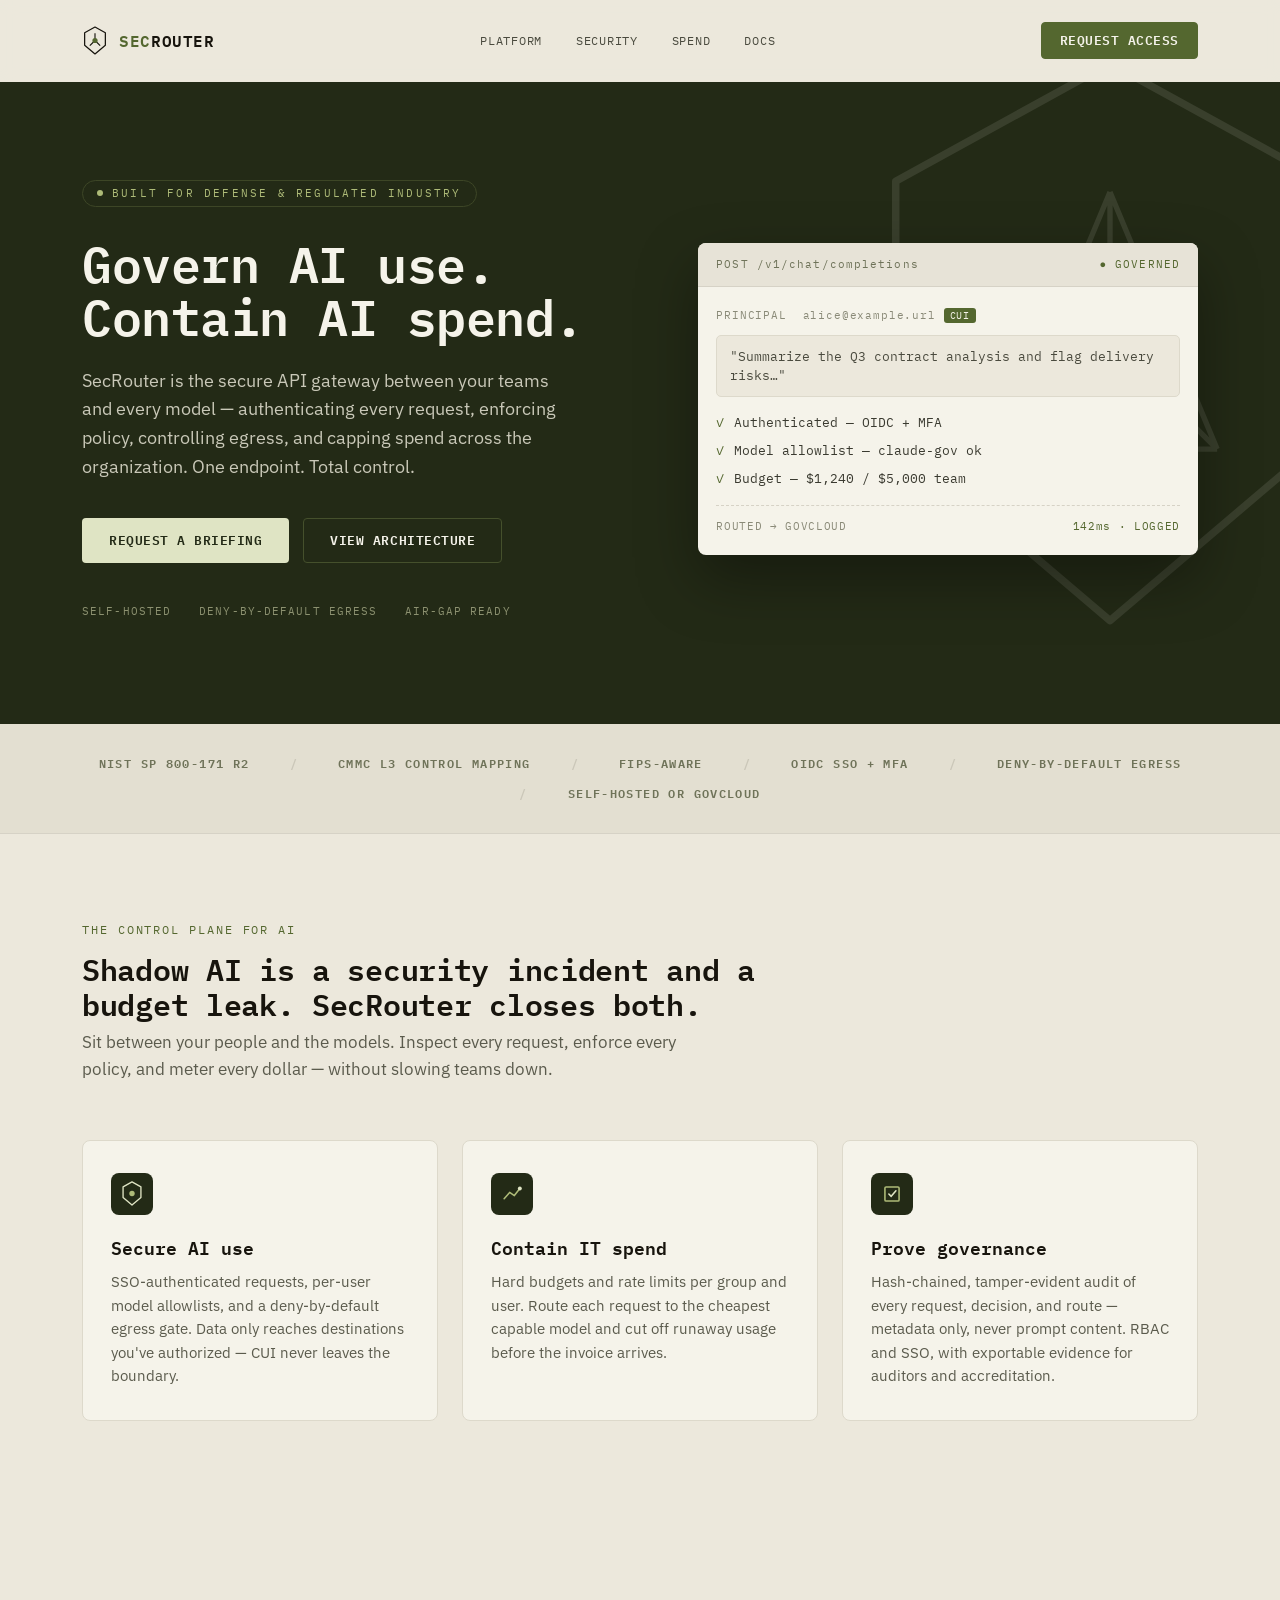
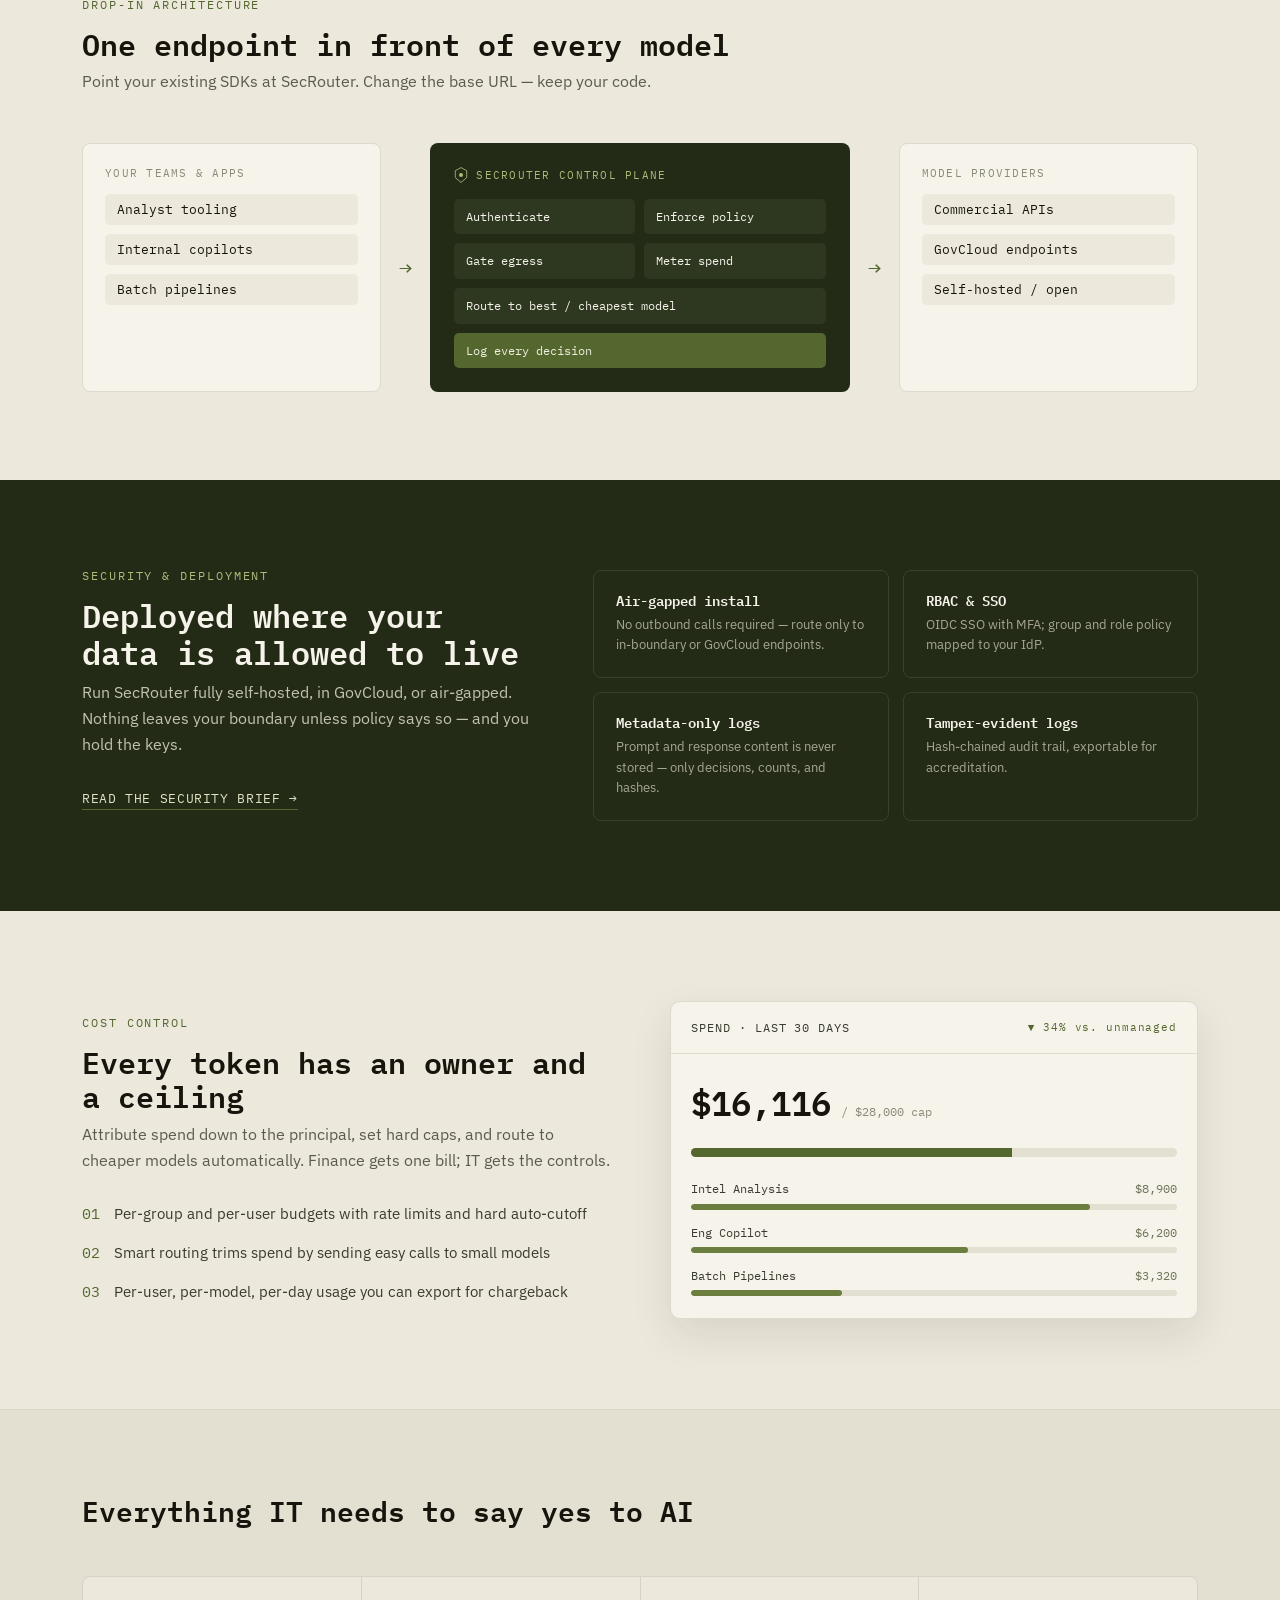
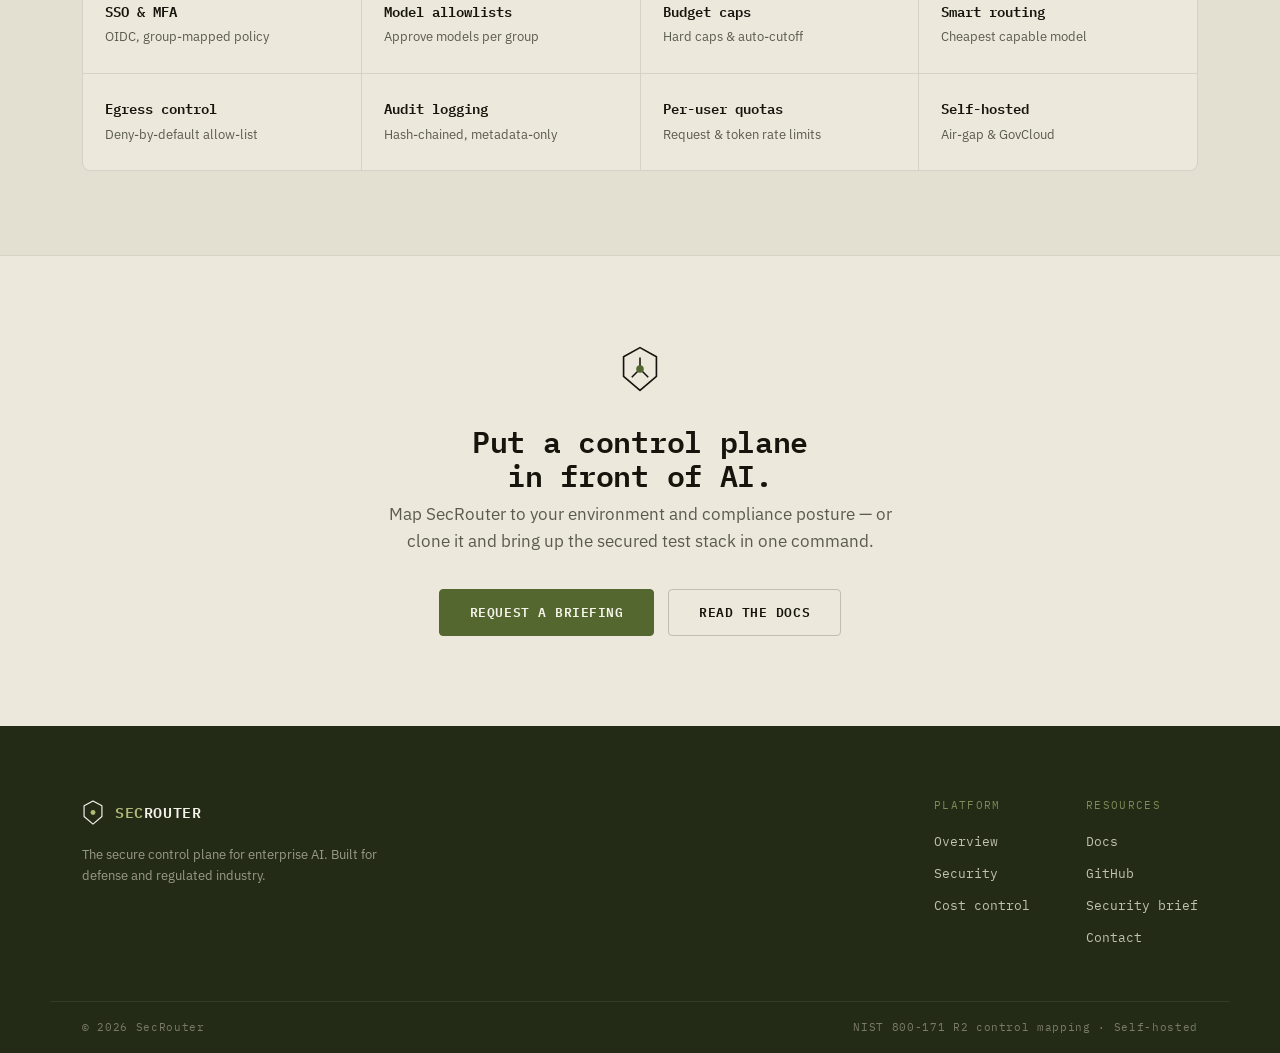
<file: index.html>
<!doctype html>
<html lang="en">
<head>
  <meta charset="utf-8" />
  <meta name="viewport" content="width=device-width, initial-scale=1" />
  <meta name="theme-color" content="#232a16" />

  <title>SecRouter — Secure AI API Gateway | Govern AI Use &amp; Contain AI Spend</title>
  <meta name="description" content="SecRouter is the secure API gateway between your teams and every AI model — SSO authentication, per-user policy and spend caps, deny-by-default egress, and a hash-chained audit log. The control plane for AI, built for defense and regulated industry. One endpoint. Total control." />
  <meta name="keywords" content="secure AI gateway, AI control plane, AI access control, LLM cost control, AI governance, AI spend management, egress control, data residency, model allowlist, OIDC SSO, self-hosted AI router, GovCloud AI, CMMC AI, enterprise AI security, AI audit log" />
  <link rel="canonical" href="https://secrouter.io/" />
  <meta name="robots" content="index, follow" />

  <meta property="og:type" content="website" />
  <meta property="og:site_name" content="SecRouter" />
  <meta property="og:url" content="https://secrouter.io/" />
  <meta property="og:title" content="SecRouter — Govern AI Use. Contain AI Spend." />
  <meta property="og:description" content="The secure API gateway between your teams and every model: SSO, per-user policy, deny-by-default egress, and hard spend caps. Built for defense and regulated industry." />
  <meta property="og:image" content="https://secrouter.io/og-image.png" />
  <meta property="og:image:width" content="1200" />
  <meta property="og:image:height" content="630" />

  <meta name="twitter:card" content="summary_large_image" />
  <meta name="twitter:title" content="SecRouter — Govern AI Use. Contain AI Spend." />
  <meta name="twitter:description" content="The secure control plane for enterprise AI: SSO, policy enforcement, deny-by-default egress, and hard spend caps in front of every model." />
  <meta name="twitter:image" content="https://secrouter.io/og-image.png" />

  <link rel="icon" href="favicon.svg" type="image/svg+xml" />

  <link rel="preconnect" href="https://fonts.googleapis.com" />
  <link rel="preconnect" href="https://fonts.gstatic.com" crossorigin />
  <link href="https://fonts.googleapis.com/css2?family=IBM+Plex+Mono:wght@400;500;600;700&family=IBM+Plex+Sans:wght@400;500;600;700&display=swap" rel="stylesheet" />
  <link rel="stylesheet" href="styles.css" />

  <script type="application/ld+json">
  {
    "@context": "https://schema.org",
    "@type": "SoftwareApplication",
    "name": "SecRouter",
    "applicationCategory": "SecurityApplication",
    "applicationSubCategory": "AI Gateway / Control Plane",
    "operatingSystem": "Linux, Docker, Self-hosted, GovCloud",
    "description": "The secure control plane for enterprise AI. A drop-in API gateway that authenticates every request, enforces model and budget policy, controls egress by data classification, and logs every decision — built for defense and regulated industry.",
    "url": "https://secrouter.io/",
    "keywords": "secure AI gateway, AI control plane, AI access control, LLM cost control, AI governance"
  }
  </script>
</head>
<body>
  <a class="skip" href="#main">Skip to content</a>

  <!-- NAV -->
  <header class="nav-wrap" id="top">
    <nav class="container nav" aria-label="Primary">
      <a class="brand" href="#top" aria-label="SecRouter home">
        <svg class="mark" width="26" height="29" viewBox="0 0 48 56" fill="none" aria-hidden="true">
          <polygon points="24,2 44,13 44,37 24,54 4,37 4,13" stroke="currentColor" stroke-width="2.4" stroke-linejoin="round"/>
          <path d="M24 28 L24 14 M24 28 L14 38 M24 28 L34 38" stroke="currentColor" stroke-width="2.2"/>
          <circle cx="24" cy="28" r="5" fill="var(--olive)"/>
        </svg>
        <span class="wordmark"><span class="sec">SEC</span>ROUTER</span>
      </a>
      <div class="nav-links">
        <a href="#platform">Platform</a>
        <a href="#security">Security</a>
        <a href="#spend">Spend</a>
        <a href="docs/index.html">Docs</a>
      </div>
      <a class="btn btn-solid nav-access" href="#cta">Request access</a>
      <button class="nav-toggle" aria-label="Toggle menu" aria-expanded="false"><span></span><span></span><span></span></button>
    </nav>
  </header>

  <main id="main">

    <!-- HERO -->
    <section class="hero">
      <div class="hero-deco" aria-hidden="true">
        <svg width="520" height="600" viewBox="0 0 48 56" fill="none">
          <polygon points="24,2 44,13 44,37 24,54 4,37 4,13" stroke="#f5f3ea" stroke-width="0.7" stroke-linejoin="round"/>
          <path d="M24 28 L24 14 M24 28 L14 38 M24 28 L34 38 M24 14 L14 38 M24 14 L34 38 M14 38 L34 38" stroke="#f5f3ea" stroke-width="0.5"/>
        </svg>
      </div>
      <div class="container hero-grid">
        <div class="hero-copy reveal">
          <p class="pill"><span class="dot"></span> Built for defense &amp; regulated industry</p>
          <h1>Govern AI use.<br />Contain AI spend.</h1>
          <p class="lede">SecRouter is the secure API gateway between your teams and every model — authenticating every request, enforcing policy, controlling egress, and capping spend across the organization. One endpoint. Total control.</p>
          <div class="hero-actions">
            <a class="btn btn-hero" href="#cta">Request a briefing</a>
            <a class="btn btn-outline-dark" href="#platform">View architecture</a>
          </div>
          <p class="trust-mini">Self-hosted<span>Deny-by-default egress</span><span>Air-gap ready</span></p>
        </div>

        <!-- inspected-request card -->
        <div class="req-card reveal" aria-hidden="true">
          <div class="req-head">
            <span>POST /v1/chat/completions</span>
            <span class="req-ok">● GOVERNED</span>
          </div>
          <div class="req-body">
            <div class="req-principal">PRINCIPAL&nbsp; alice@example.url <em class="tag">CUI</em></div>
            <div class="req-prompt">"Summarize the Q3 contract analysis and flag delivery risks…"</div>
            <div class="req-checks">
              <div><span class="ck">✓</span> Authenticated — OIDC + MFA</div>
              <div><span class="ck">✓</span> Model allowlist — claude-gov ok</div>
              <div><span class="ck">✓</span> Budget — $1,240 / $5,000 team</div>
            </div>
            <div class="req-foot">
              <span>ROUTED → GOVCLOUD</span>
              <span class="req-ok">142ms · LOGGED</span>
            </div>
          </div>
        </div>
      </div>
    </section>

    <!-- TRUST STRIP -->
    <section class="trust">
      <div class="container trust-row">
        <span>NIST SP 800-171 R2</span><i>/</i><span>CMMC L3 control mapping</span><i>/</i><span>FIPS-aware</span><i>/</i>
        <span>OIDC SSO + MFA</span><i>/</i><span>Deny-by-default egress</span><i>/</i><span>Self-hosted or GovCloud</span>
      </div>
    </section>

    <!-- VALUE PILLARS -->
    <section class="band" id="platform">
      <div class="container">
        <p class="eyebrow olive">The control plane for AI</p>
        <h2 class="mono headline">Shadow AI is a security incident and a budget leak. SecRouter closes both.</h2>
        <p class="lede-2">Sit between your people and the models. Inspect every request, enforce every policy, and meter every dollar — without slowing teams down.</p>
        <div class="pillars">
          <article class="card reveal">
            <div class="tile"><svg width="22" height="25" viewBox="0 0 48 56" fill="none" aria-hidden="true"><polygon points="24,2 44,13 44,37 24,54 4,37 4,13" stroke="#dfe4c4" stroke-width="3" stroke-linejoin="round"/><circle cx="24" cy="28" r="6" fill="#aebb78"/></svg></div>
            <h3 class="mono">Secure AI use</h3>
            <p>SSO-authenticated requests, per-user model allowlists, and a deny-by-default egress gate. Data only reaches destinations you've authorized — CUI never leaves the boundary.</p>
          </article>
          <article class="card reveal">
            <div class="tile"><svg width="22" height="22" viewBox="0 0 56 56" fill="none" aria-hidden="true"><path d="M8 40 L22 24 L34 32 L48 14" stroke="#aebb78" stroke-width="4" stroke-linecap="round" stroke-linejoin="round"/><circle cx="48" cy="14" r="5" fill="#dfe4c4"/></svg></div>
            <h3 class="mono">Contain IT spend</h3>
            <p>Hard budgets and rate limits per group and user. Route each request to the cheapest capable model and cut off runaway usage before the invoice arrives.</p>
          </article>
          <article class="card reveal">
            <div class="tile"><svg width="22" height="22" viewBox="0 0 56 56" fill="none" aria-hidden="true"><rect x="10" y="10" width="36" height="36" rx="3" stroke="#aebb78" stroke-width="4"/><path d="M20 28 L26 34 L38 20" stroke="#dfe4c4" stroke-width="4" stroke-linecap="round" stroke-linejoin="round"/></svg></div>
            <h3 class="mono">Prove governance</h3>
            <p>Hash-chained, tamper-evident audit of every request, decision, and route — metadata only, never prompt content. RBAC and SSO, with exportable evidence for auditors and accreditation.</p>
          </article>
        </div>
      </div>
    </section>

    <!-- HOW IT WORKS -->
    <section class="band band-tight">
      <div class="container">
        <p class="eyebrow olive">Drop-in architecture</p>
        <h2 class="mono">One endpoint in front of every model</h2>
        <p class="sub">Point your existing SDKs at SecRouter. Change the base URL — keep your code.</p>
        <div class="arch reveal">
          <div class="arch-col">
            <p class="arch-label">Your teams &amp; apps</p>
            <div class="arch-chip">Analyst tooling</div>
            <div class="arch-chip">Internal copilots</div>
            <div class="arch-chip">Batch pipelines</div>
          </div>
          <div class="arch-arrow" aria-hidden="true">→</div>
          <div class="arch-core">
            <p class="arch-label light"><svg width="14" height="16" viewBox="0 0 48 56" fill="none" aria-hidden="true"><polygon points="24,2 44,13 44,37 24,54 4,37 4,13" stroke="#aebb78" stroke-width="3" stroke-linejoin="round"/><circle cx="24" cy="28" r="7" fill="#aebb78"/></svg> SecRouter control plane</p>
            <div class="arch-steps">
              <span>Authenticate</span><span>Enforce policy</span>
              <span>Gate egress</span><span>Meter spend</span>
              <span class="span2">Route to best / cheapest model</span>
              <span class="span2 hot">Log every decision</span>
            </div>
          </div>
          <div class="arch-arrow" aria-hidden="true">→</div>
          <div class="arch-col">
            <p class="arch-label">Model providers</p>
            <div class="arch-chip">Commercial APIs</div>
            <div class="arch-chip">GovCloud endpoints</div>
            <div class="arch-chip">Self-hosted / open</div>
          </div>
        </div>
      </div>
    </section>

    <!-- SECURITY BAND -->
    <section class="band dark" id="security">
      <div class="container sec-grid">
        <div class="reveal">
          <p class="eyebrow light">Security &amp; deployment</p>
          <h2 class="mono">Deployed where your data is allowed to live</h2>
          <p class="on-dark-muted">Run SecRouter fully self-hosted, in GovCloud, or air-gapped. Nothing leaves your boundary unless policy says so — and you hold the keys.</p>
          <a class="brief-link" href="security.html">Read the security brief →</a>
        </div>
        <div class="sec-cards reveal">
          <div class="sec-card"><h4>Air-gapped install</h4><p>No outbound calls required — route only to in-boundary or GovCloud endpoints.</p></div>
          <div class="sec-card"><h4>RBAC &amp; SSO</h4><p>OIDC SSO with MFA; group and role policy mapped to your IdP.</p></div>
          <div class="sec-card"><h4>Metadata-only logs</h4><p>Prompt and response content is never stored — only decisions, counts, and hashes.</p></div>
          <div class="sec-card"><h4>Tamper-evident logs</h4><p>Hash-chained audit trail, exportable for accreditation.</p></div>
        </div>
      </div>
    </section>

    <!-- SPEND -->
    <section class="band" id="spend">
      <div class="container spend-grid">
        <div class="reveal">
          <p class="eyebrow olive">Cost control</p>
          <h2 class="mono">Every token has an owner and a ceiling</h2>
          <p class="muted-p">Attribute spend down to the principal, set hard caps, and route to cheaper models automatically. Finance gets one bill; IT gets the controls.</p>
          <ol class="num-list">
            <li><span class="n">01</span> Per-group and per-user budgets with rate limits and hard auto-cutoff</li>
            <li><span class="n">02</span> Smart routing trims spend by sending easy calls to small models</li>
            <li><span class="n">03</span> Per-user, per-model, per-day usage you can export for chargeback</li>
          </ol>
        </div>
        <div class="dash reveal" aria-hidden="true">
          <div class="dash-head"><span class="mono">SPEND · LAST 30 DAYS</span><span class="mono olive-t">▼ 34% vs. unmanaged</span></div>
          <div class="dash-body">
            <div class="dash-fig"><span class="mono big" data-count="18420" data-prefix="$">$18,420</span><span class="mono cap">/ $28,000 cap</span></div>
            <div class="dash-bar"><i style="width:66%"></i></div>
            <div class="dash-rows">
              <div class="dash-row"><div><span class="mono">Intel Analysis</span><span class="mono v">$8,900</span></div><div class="mini"><i style="width:82%"></i></div></div>
              <div class="dash-row"><div><span class="mono">Eng Copilot</span><span class="mono v">$6,200</span></div><div class="mini"><i style="width:57%"></i></div></div>
              <div class="dash-row"><div><span class="mono">Batch Pipelines</span><span class="mono v">$3,320</span></div><div class="mini"><i style="width:31%"></i></div></div>
            </div>
          </div>
        </div>
      </div>
    </section>

    <!-- FEATURES -->
    <section class="features" id="docs">
      <div class="container">
        <h2 class="mono">Everything IT needs to say yes to AI</h2>
        <div class="feat-grid reveal">
          <div class="feat"><h4>SSO &amp; MFA</h4><p>OIDC, group-mapped policy</p></div>
          <div class="feat"><h4>Model allowlists</h4><p>Approve models per group</p></div>
          <div class="feat"><h4>Budget caps</h4><p>Hard caps &amp; auto-cutoff</p></div>
          <div class="feat"><h4>Smart routing</h4><p>Cheapest capable model</p></div>
          <div class="feat"><h4>Egress control</h4><p>Deny-by-default allow-list</p></div>
          <div class="feat"><h4>Audit logging</h4><p>Hash-chained, metadata-only</p></div>
          <div class="feat"><h4>Per-user quotas</h4><p>Request &amp; token rate limits</p></div>
          <div class="feat"><h4>Self-hosted</h4><p>Air-gap &amp; GovCloud</p></div>
        </div>
      </div>
    </section>

    <!-- CTA -->
    <section class="band cta" id="cta">
      <div class="container center reveal">
        <svg class="cta-mark" width="40" height="46" viewBox="0 0 48 56" fill="none" aria-hidden="true">
          <polygon points="24,2 44,13 44,37 24,54 4,37 4,13" stroke="currentColor" stroke-width="2" stroke-linejoin="round"/>
          <path d="M24 28 L24 14 M24 28 L14 38 M24 28 L34 38" stroke="currentColor" stroke-width="1.9"/>
          <circle cx="24" cy="28" r="4.6" fill="var(--olive)"/>
        </svg>
        <h2 class="mono cta-h">Put a control plane<br />in front of AI.</h2>
        <p class="cta-p">Map SecRouter to your environment and compliance posture — or clone it and bring up the secured test stack in one command.</p>
        <div class="cta-actions">
          <a class="btn btn-solid btn-lg" href="mailto:sales@secrouter.io?subject=SecRouter%20briefing">Request a briefing</a>
          <a class="btn btn-outline btn-lg" href="docs/index.html">Read the docs</a>
        </div>
      </div>
    </section>
  </main>

  <!-- FOOTER -->
  <footer class="site-footer">
    <div class="container footer-top">
      <div class="footer-brand">
        <a class="brand" href="#top">
          <svg class="mark" width="22" height="25" viewBox="0 0 48 56" fill="none" aria-hidden="true">
            <polygon points="24,2 44,13 44,37 24,54 4,37 4,13" stroke="#f5f3ea" stroke-width="2.6" stroke-linejoin="round"/>
            <circle cx="24" cy="28" r="5.5" fill="#aebb78"/>
          </svg>
          <span class="wordmark light"><span class="sec-l">SEC</span>ROUTER</span>
        </a>
        <p>The secure control plane for enterprise AI. Built for defense and regulated industry.</p>
      </div>
      <nav class="footer-cols" aria-label="Footer">
        <div><h5>Platform</h5><a href="#platform">Overview</a><a href="#security">Security</a><a href="#spend">Cost control</a></div>
        <div><h5>Resources</h5><a href="docs/index.html">Docs</a><a href="https://git.secrouter.io/spaceProbe/secrouter">GitHub</a><a href="security.html">Security brief</a><a href="mailto:sales@secrouter.io">Contact</a></div>
      </nav>
    </div>
    <div class="container footer-base">
      <span>© <span id="year">2026</span> SecRouter</span>
      <span>NIST 800-171 R2 control mapping · Self-hosted</span>
    </div>
  </footer>

  <script src="script.js" defer></script>
</body>
</html>
</file>
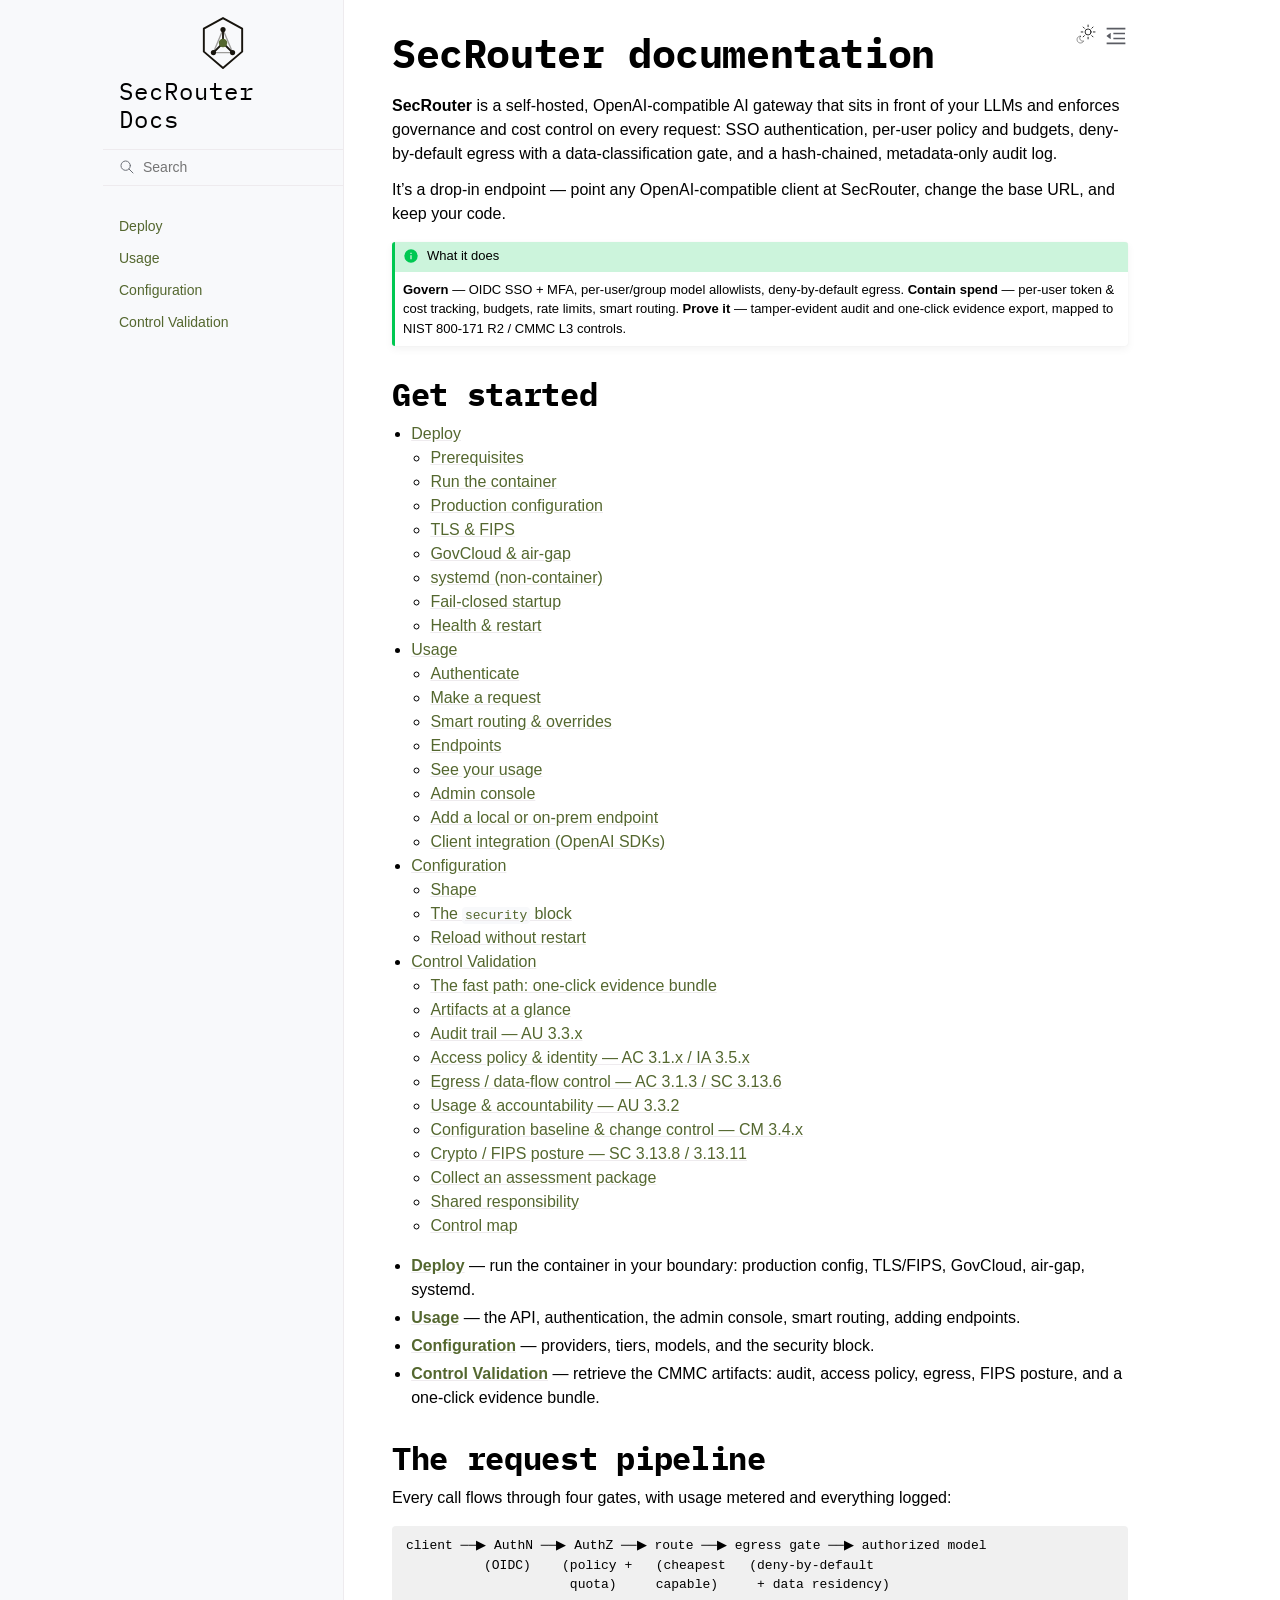
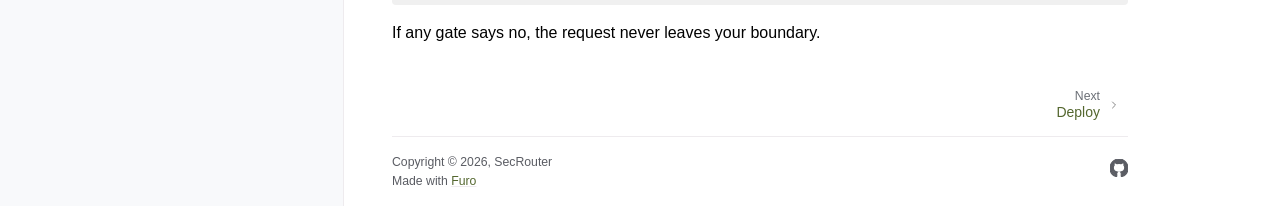
<file: docs/index.html>
<!doctype html>
<html class="no-js" lang="en" data-content_root="./">
  <head><meta charset="utf-8">
    <meta name="viewport" content="width=device-width,initial-scale=1">
    <meta name="color-scheme" content="light dark"><meta name="viewport" content="width=device-width, initial-scale=1" />
<link rel="index" title="Index" href="genindex.html"><link rel="search" title="Search" href="search.html"><link rel="next" title="Deploy" href="deploy.html">
        <link rel="prefetch" href="_static/logo-mark.svg" as="image">
        <link rel="prefetch" href="_static/logo-mark-dark.svg" as="image">

    <!-- Generated with Sphinx 7.4.7 and Furo 2025.12.19 -->
        <title>SecRouter Docs</title>
      <link rel="stylesheet" type="text/css" href="_static/pygments.css?v=d75fae25" />
    <link rel="stylesheet" type="text/css" href="_static/styles/furo.css?v=7bdb33bb" />
    <link rel="stylesheet" type="text/css" href="_static/styles/furo-extensions.css?v=8dab3a3b" />
    <link rel="stylesheet" type="text/css" href="_static/custom.css?v=11b728c8" />
    
    


<style>
  body {
    --color-code-background: #f0f0f0;
  --color-code-foreground: black;
  --color-brand-primary: #54672f;
  --color-brand-content: #54672f;
  
  }
  @media not print {
    body[data-theme="dark"] {
      --color-code-background: #272822;
  --color-code-foreground: #f8f8f2;
  --color-brand-primary: #aebb78;
  --color-brand-content: #aebb78;
  
    }
    @media (prefers-color-scheme: dark) {
      body:not([data-theme="light"]) {
        --color-code-background: #272822;
  --color-code-foreground: #f8f8f2;
  --color-brand-primary: #aebb78;
  --color-brand-content: #aebb78;
  
      }
    }
  }
</style></head>
  <body>
    
    <script>
      document.body.dataset.theme = localStorage.getItem("theme") || "auto";
    </script>
    

<svg xmlns="http://www.w3.org/2000/svg" style="display: none;">
  <symbol id="svg-toc" viewBox="0 0 24 24">
    <title>Contents</title>
    <svg stroke="currentColor" fill="currentColor" stroke-width="0" viewBox="0 0 1024 1024">
      <path d="M408 442h480c4.4 0 8-3.6 8-8v-56c0-4.4-3.6-8-8-8H408c-4.4 0-8 3.6-8 8v56c0 4.4 3.6 8 8 8zm-8 204c0 4.4 3.6 8 8 8h480c4.4 0 8-3.6 8-8v-56c0-4.4-3.6-8-8-8H408c-4.4 0-8 3.6-8 8v56zm504-486H120c-4.4 0-8 3.6-8 8v56c0 4.4 3.6 8 8 8h784c4.4 0 8-3.6 8-8v-56c0-4.4-3.6-8-8-8zm0 632H120c-4.4 0-8 3.6-8 8v56c0 4.4 3.6 8 8 8h784c4.4 0 8-3.6 8-8v-56c0-4.4-3.6-8-8-8zM115.4 518.9L271.7 642c5.8 4.6 14.4.5 14.4-6.9V388.9c0-7.4-8.5-11.5-14.4-6.9L115.4 505.1a8.74 8.74 0 0 0 0 13.8z"/>
    </svg>
  </symbol>
  <symbol id="svg-menu" viewBox="0 0 24 24">
    <title>Menu</title>
    <svg xmlns="http://www.w3.org/2000/svg" viewBox="0 0 24 24" fill="none" stroke="currentColor"
      stroke-width="2" stroke-linecap="round" stroke-linejoin="round" class="feather-menu">
      <line x1="3" y1="12" x2="21" y2="12"></line>
      <line x1="3" y1="6" x2="21" y2="6"></line>
      <line x1="3" y1="18" x2="21" y2="18"></line>
    </svg>
  </symbol>
  <symbol id="svg-arrow-right" viewBox="0 0 24 24">
    <title>Expand</title>
    <svg xmlns="http://www.w3.org/2000/svg" viewBox="0 0 24 24" fill="none" stroke="currentColor"
      stroke-width="2" stroke-linecap="round" stroke-linejoin="round" class="feather-chevron-right">
      <polyline points="9 18 15 12 9 6"></polyline>
    </svg>
  </symbol>
  <symbol id="svg-sun" viewBox="0 0 24 24">
    <title>Light mode</title>
    <svg xmlns="http://www.w3.org/2000/svg" viewBox="0 0 24 24" fill="none" stroke="currentColor"
      stroke-width="1" stroke-linecap="round" stroke-linejoin="round" class="feather-sun">
      <circle cx="12" cy="12" r="5"></circle>
      <line x1="12" y1="1" x2="12" y2="3"></line>
      <line x1="12" y1="21" x2="12" y2="23"></line>
      <line x1="4.22" y1="4.22" x2="5.64" y2="5.64"></line>
      <line x1="18.36" y1="18.36" x2="19.78" y2="19.78"></line>
      <line x1="1" y1="12" x2="3" y2="12"></line>
      <line x1="21" y1="12" x2="23" y2="12"></line>
      <line x1="4.22" y1="19.78" x2="5.64" y2="18.36"></line>
      <line x1="18.36" y1="5.64" x2="19.78" y2="4.22"></line>
    </svg>
  </symbol>
  <symbol id="svg-moon" viewBox="0 0 24 24">
    <title>Dark mode</title>
    <svg xmlns="http://www.w3.org/2000/svg" viewBox="0 0 24 24" fill="none" stroke="currentColor"
      stroke-width="1" stroke-linecap="round" stroke-linejoin="round" class="icon-tabler-moon">
      <path stroke="none" d="M0 0h24v24H0z" fill="none" />
      <path d="M12 3c.132 0 .263 0 .393 0a7.5 7.5 0 0 0 7.92 12.446a9 9 0 1 1 -8.313 -12.454z" />
    </svg>
  </symbol>
  <symbol id="svg-sun-with-moon" viewBox="0 0 24 24">
    <title>Auto light/dark, in light mode</title>
    <svg xmlns="http://www.w3.org/2000/svg" viewBox="0 0 24 24" fill="none" stroke="currentColor"
      stroke-width="1" stroke-linecap="round" stroke-linejoin="round"
      class="icon-custom-derived-from-feather-sun-and-tabler-moon">
      <path style="opacity: 50%" d="M 5.411 14.504 C 5.471 14.504 5.532 14.504 5.591 14.504 C 3.639 16.319 4.383 19.569 6.931 20.352 C 7.693 20.586 8.512 20.551 9.25 20.252 C 8.023 23.207 4.056 23.725 2.11 21.184 C 0.166 18.642 1.702 14.949 4.874 14.536 C 5.051 14.512 5.231 14.5 5.411 14.5 L 5.411 14.504 Z"/>
      <line x1="14.5" y1="3.25" x2="14.5" y2="1.25"/>
      <line x1="14.5" y1="15.85" x2="14.5" y2="17.85"/>
      <line x1="10.044" y1="5.094" x2="8.63" y2="3.68"/>
      <line x1="19" y1="14.05" x2="20.414" y2="15.464"/>
      <line x1="8.2" y1="9.55" x2="6.2" y2="9.55"/>
      <line x1="20.8" y1="9.55" x2="22.8" y2="9.55"/>
      <line x1="10.044" y1="14.006" x2="8.63" y2="15.42"/>
      <line x1="19" y1="5.05" x2="20.414" y2="3.636"/>
      <circle cx="14.5" cy="9.55" r="3.6"/>
    </svg>
  </symbol>
  <symbol id="svg-moon-with-sun" viewBox="0 0 24 24">
    <title>Auto light/dark, in dark mode</title>
    <svg xmlns="http://www.w3.org/2000/svg" viewBox="0 0 24 24" fill="none" stroke="currentColor"
      stroke-width="1" stroke-linecap="round" stroke-linejoin="round"
      class="icon-custom-derived-from-feather-sun-and-tabler-moon">
      <path d="M 8.282 7.007 C 8.385 7.007 8.494 7.007 8.595 7.007 C 5.18 10.184 6.481 15.869 10.942 17.24 C 12.275 17.648 13.706 17.589 15 17.066 C 12.851 22.236 5.91 23.143 2.505 18.696 C -0.897 14.249 1.791 7.786 7.342 7.063 C 7.652 7.021 7.965 7 8.282 7 L 8.282 7.007 Z"/>
      <line style="opacity: 50%" x1="18" y1="3.705" x2="18" y2="2.5"/>
      <line style="opacity: 50%" x1="18" y1="11.295" x2="18" y2="12.5"/>
      <line style="opacity: 50%" x1="15.316" y1="4.816" x2="14.464" y2="3.964"/>
      <line style="opacity: 50%" x1="20.711" y1="10.212" x2="21.563" y2="11.063"/>
      <line style="opacity: 50%" x1="14.205" y1="7.5" x2="13.001" y2="7.5"/>
      <line style="opacity: 50%" x1="21.795" y1="7.5" x2="23" y2="7.5"/>
      <line style="opacity: 50%" x1="15.316" y1="10.184" x2="14.464" y2="11.036"/>
      <line style="opacity: 50%" x1="20.711" y1="4.789" x2="21.563" y2="3.937"/>
      <circle style="opacity: 50%" cx="18" cy="7.5" r="2.169"/>
    </svg>
  </symbol>
  <symbol id="svg-pencil" viewBox="0 0 24 24">
    <svg xmlns="http://www.w3.org/2000/svg" viewBox="0 0 24 24" fill="none" stroke="currentColor"
      stroke-width="1" stroke-linecap="round" stroke-linejoin="round" class="icon-tabler-pencil-code">
      <path d="M4 20h4l10.5 -10.5a2.828 2.828 0 1 0 -4 -4l-10.5 10.5v4" />
      <path d="M13.5 6.5l4 4" />
      <path d="M20 21l2 -2l-2 -2" />
      <path d="M17 17l-2 2l2 2" />
    </svg>
  </symbol>
  <symbol id="svg-eye" viewBox="0 0 24 24">
    <svg xmlns="http://www.w3.org/2000/svg" viewBox="0 0 24 24" fill="none" stroke="currentColor"
      stroke-width="1" stroke-linecap="round" stroke-linejoin="round" class="icon-tabler-eye-code">
      <path stroke="none" d="M0 0h24v24H0z" fill="none" />
      <path d="M10 12a2 2 0 1 0 4 0a2 2 0 0 0 -4 0" />
      <path
        d="M11.11 17.958c-3.209 -.307 -5.91 -2.293 -8.11 -5.958c2.4 -4 5.4 -6 9 -6c3.6 0 6.6 2 9 6c-.21 .352 -.427 .688 -.647 1.008" />
      <path d="M20 21l2 -2l-2 -2" />
      <path d="M17 17l-2 2l2 2" />
    </svg>
  </symbol>
</svg>

<input type="checkbox" class="sidebar-toggle" name="__navigation" id="__navigation" aria-label="Toggle site navigation sidebar">
<input type="checkbox" class="sidebar-toggle" name="__toc" id="__toc" aria-label="Toggle table of contents sidebar">
<label class="overlay sidebar-overlay" for="__navigation"></label>
<label class="overlay toc-overlay" for="__toc"></label>

<a class="skip-to-content muted-link" href="#furo-main-content">Skip to content</a>



<div class="page">
  <header class="mobile-header">
    <div class="header-left">
      <label class="nav-overlay-icon" for="__navigation">
        <span class="icon"><svg><use href="#svg-menu"></use></svg></span>
      </label>
    </div>
    <div class="header-center">
      <a href="#"><div class="brand">SecRouter Docs</div></a>
    </div>
    <div class="header-right">
      <div class="theme-toggle-container theme-toggle-header">
        <button class="theme-toggle" aria-label="Toggle Light / Dark / Auto color theme">
          <svg class="theme-icon-when-auto-light"><use href="#svg-sun-with-moon"></use></svg>
          <svg class="theme-icon-when-auto-dark"><use href="#svg-moon-with-sun"></use></svg>
          <svg class="theme-icon-when-dark"><use href="#svg-moon"></use></svg>
          <svg class="theme-icon-when-light"><use href="#svg-sun"></use></svg>
        </button>
      </div>
      <label class="toc-overlay-icon toc-header-icon" for="__toc">
        <span class="icon"><svg><use href="#svg-toc"></use></svg></span>
      </label>
    </div>
  </header>
  <aside class="sidebar-drawer">
    <div class="sidebar-container">
      
      <div class="sidebar-sticky"><div class="sidebar-brand">
  <a class="sidebar-brand-logo-link" href="../index.html" title="SecRouter — main site">
    <div class="sidebar-logo-container">
      <img class="sidebar-logo only-light" src="_static/logo-mark.svg" alt="Light Logo"/>
      <img class="sidebar-logo only-dark" src="_static/logo-mark-dark.svg" alt="Dark Logo"/>
    </div>
  </a>
  
  <a class="sidebar-brand-name-link" href="#" title="Documentation home">
    <span class="sidebar-brand-text">SecRouter Docs</span>
  </a>
  
</div><form class="sidebar-search-container" method="get" action="search.html" role="search">
  <input class="sidebar-search" placeholder="Search" name="q" aria-label="Search">
  <input type="hidden" name="check_keywords" value="yes">
  <input type="hidden" name="area" value="default">
</form>
<div id="searchbox"></div><div class="sidebar-scroll"><div class="sidebar-tree">
  <ul>
<li class="toctree-l1"><a class="reference internal" href="deploy.html">Deploy</a></li>
<li class="toctree-l1"><a class="reference internal" href="usage.html">Usage</a></li>
<li class="toctree-l1"><a class="reference internal" href="configuration.html">Configuration</a></li>
<li class="toctree-l1"><a class="reference internal" href="control-validation.html">Control Validation</a></li>
</ul>

</div>
</div>

      </div>
      
    </div>
  </aside>
  <div class="main">
    <div class="content">
      <div class="article-container">
        <a href="#" class="back-to-top muted-link">
          <svg xmlns="http://www.w3.org/2000/svg" viewBox="0 0 24 24">
            <path d="M13 20h-2V8l-5.5 5.5-1.42-1.42L12 4.16l7.92 7.92-1.42 1.42L13 8v12z"></path>
          </svg>
          <span>Back to top</span>
        </a>
        <div class="content-icon-container">
          

<div class="theme-toggle-container theme-toggle-content">
            <button class="theme-toggle" aria-label="Toggle Light / Dark / Auto color theme">
              <svg class="theme-icon-when-auto-light"><use href="#svg-sun-with-moon"></use></svg>
              <svg class="theme-icon-when-auto-dark"><use href="#svg-moon-with-sun"></use></svg>
              <svg class="theme-icon-when-dark"><use href="#svg-moon"></use></svg>
              <svg class="theme-icon-when-light"><use href="#svg-sun"></use></svg>
            </button>
          </div>
          <label class="toc-overlay-icon toc-content-icon" for="__toc">
            <span class="icon"><svg><use href="#svg-toc"></use></svg></span>
          </label>
        </div>
        <article role="main" id="furo-main-content">
          <section id="secrouter-documentation">
<h1>SecRouter documentation<a class="headerlink" href="#secrouter-documentation" title="Link to this heading">¶</a></h1>
<p><strong>SecRouter</strong> is a self-hosted, OpenAI-compatible AI gateway that sits in front of your LLMs and enforces governance and cost control on every request: SSO authentication, per-user policy and budgets, deny-by-default egress with a data-classification gate, and a hash-chained, metadata-only audit log.</p>
<p>It’s a drop-in endpoint — point any OpenAI-compatible client at SecRouter, change the base URL, and keep your code.</p>
<div class="tip admonition">
<p class="admonition-title">What it does</p>
<p><strong>Govern</strong> — OIDC SSO + MFA, per-user/group model allowlists, deny-by-default egress.
<strong>Contain spend</strong> — per-user token &amp; cost tracking, budgets, rate limits, smart routing.
<strong>Prove it</strong> — tamper-evident audit and one-click evidence export, mapped to NIST 800-171 R2 / CMMC L3 controls.</p>
</div>
<section id="get-started">
<h2>Get started<a class="headerlink" href="#get-started" title="Link to this heading">¶</a></h2>
<div class="toctree-wrapper compound">
<ul>
<li class="toctree-l1"><a class="reference internal" href="deploy.html">Deploy</a><ul>
<li class="toctree-l2"><a class="reference internal" href="deploy.html#prerequisites">Prerequisites</a></li>
<li class="toctree-l2"><a class="reference internal" href="deploy.html#run-the-container">Run the container</a></li>
<li class="toctree-l2"><a class="reference internal" href="deploy.html#production-configuration">Production configuration</a></li>
<li class="toctree-l2"><a class="reference internal" href="deploy.html#tls-fips">TLS &amp; FIPS</a></li>
<li class="toctree-l2"><a class="reference internal" href="deploy.html#govcloud-air-gap">GovCloud &amp; air-gap</a></li>
<li class="toctree-l2"><a class="reference internal" href="deploy.html#systemd-non-container">systemd (non-container)</a></li>
<li class="toctree-l2"><a class="reference internal" href="deploy.html#fail-closed-startup">Fail-closed startup</a></li>
<li class="toctree-l2"><a class="reference internal" href="deploy.html#health-restart">Health &amp; restart</a></li>
</ul>
</li>
<li class="toctree-l1"><a class="reference internal" href="usage.html">Usage</a><ul>
<li class="toctree-l2"><a class="reference internal" href="usage.html#authenticate">Authenticate</a></li>
<li class="toctree-l2"><a class="reference internal" href="usage.html#make-a-request">Make a request</a></li>
<li class="toctree-l2"><a class="reference internal" href="usage.html#smart-routing-overrides">Smart routing &amp; overrides</a></li>
<li class="toctree-l2"><a class="reference internal" href="usage.html#endpoints">Endpoints</a></li>
<li class="toctree-l2"><a class="reference internal" href="usage.html#see-your-usage">See your usage</a></li>
<li class="toctree-l2"><a class="reference internal" href="usage.html#admin-console">Admin console</a></li>
<li class="toctree-l2"><a class="reference internal" href="usage.html#add-a-local-or-on-prem-endpoint">Add a local or on-prem endpoint</a></li>
<li class="toctree-l2"><a class="reference internal" href="usage.html#client-integration-openai-sdks">Client integration (OpenAI SDKs)</a></li>
</ul>
</li>
<li class="toctree-l1"><a class="reference internal" href="configuration.html">Configuration</a><ul>
<li class="toctree-l2"><a class="reference internal" href="configuration.html#shape">Shape</a></li>
<li class="toctree-l2"><a class="reference internal" href="configuration.html#the-security-block">The <code class="docutils literal notranslate"><span class="pre">security</span></code> block</a></li>
<li class="toctree-l2"><a class="reference internal" href="configuration.html#reload-without-restart">Reload without restart</a></li>
</ul>
</li>
<li class="toctree-l1"><a class="reference internal" href="control-validation.html">Control Validation</a><ul>
<li class="toctree-l2"><a class="reference internal" href="control-validation.html#the-fast-path-one-click-evidence-bundle">The fast path: one-click evidence bundle</a></li>
<li class="toctree-l2"><a class="reference internal" href="control-validation.html#artifacts-at-a-glance">Artifacts at a glance</a></li>
<li class="toctree-l2"><a class="reference internal" href="control-validation.html#audit-trail-au-3-3-x">Audit trail — AU 3.3.x</a></li>
<li class="toctree-l2"><a class="reference internal" href="control-validation.html#access-policy-identity-ac-3-1-x-ia-3-5-x">Access policy &amp; identity — AC 3.1.x / IA 3.5.x</a></li>
<li class="toctree-l2"><a class="reference internal" href="control-validation.html#egress-data-flow-control-ac-3-1-3-sc-3-13-6">Egress / data-flow control — AC 3.1.3 / SC 3.13.6</a></li>
<li class="toctree-l2"><a class="reference internal" href="control-validation.html#usage-accountability-au-3-3-2">Usage &amp; accountability — AU 3.3.2</a></li>
<li class="toctree-l2"><a class="reference internal" href="control-validation.html#configuration-baseline-change-control-cm-3-4-x">Configuration baseline &amp; change control — CM 3.4.x</a></li>
<li class="toctree-l2"><a class="reference internal" href="control-validation.html#crypto-fips-posture-sc-3-13-8-3-13-11">Crypto / FIPS posture — SC 3.13.8 / 3.13.11</a></li>
<li class="toctree-l2"><a class="reference internal" href="control-validation.html#collect-an-assessment-package">Collect an assessment package</a></li>
<li class="toctree-l2"><a class="reference internal" href="control-validation.html#shared-responsibility">Shared responsibility</a></li>
<li class="toctree-l2"><a class="reference internal" href="control-validation.html#control-map">Control map</a></li>
</ul>
</li>
</ul>
</div>
<ul class="simple">
<li><p><strong><a class="reference internal" href="deploy.html"><span class="std std-doc">Deploy</span></a></strong> — run the container in your boundary: production config, TLS/FIPS, GovCloud, air-gap, systemd.</p></li>
<li><p><strong><a class="reference internal" href="usage.html"><span class="std std-doc">Usage</span></a></strong> — the API, authentication, the admin console, smart routing, adding endpoints.</p></li>
<li><p><strong><a class="reference internal" href="configuration.html"><span class="std std-doc">Configuration</span></a></strong> — providers, tiers, models, and the security block.</p></li>
<li><p><strong><a class="reference internal" href="control-validation.html"><span class="std std-doc">Control Validation</span></a></strong> — retrieve the CMMC artifacts: audit, access policy, egress, FIPS posture, and a one-click evidence bundle.</p></li>
</ul>
</section>
<section id="the-request-pipeline">
<h2>The request pipeline<a class="headerlink" href="#the-request-pipeline" title="Link to this heading">¶</a></h2>
<p>Every call flows through four gates, with usage metered and everything logged:</p>
<div class="highlight-text notranslate"><div class="highlight"><pre><span></span>client ──▶ AuthN ──▶ AuthZ ──▶ route ──▶ egress gate ──▶ authorized model
          (OIDC)    (policy +   (cheapest   (deny-by-default
                     quota)     capable)     + data residency)
</pre></div>
</div>
<p>If any gate says no, the request never leaves your boundary.</p>
</section>
</section>

        </article>
      </div>
      <footer>
        
        <div class="related-pages">
          <a class="next-page" href="deploy.html">
              <div class="page-info">
                <div class="context">
                  <span>Next</span>
                </div>
                <div class="title">Deploy</div>
              </div>
              <svg class="furo-related-icon"><use href="#svg-arrow-right"></use></svg>
            </a>
          
        </div>
        <div class="bottom-of-page">
          <div class="left-details">
            <div class="copyright">
                Copyright &#169; 2026, SecRouter
            </div>
            Made with 
            <a href="https://github.com/pradyunsg/furo">Furo</a>
            
          </div>
          <div class="right-details">
            <div class="icons">
              <a class="muted-link " href="https://git.secrouter.io/spaceProbe/secrouter" aria-label="GitHub"><svg stroke="currentColor" fill="currentColor" viewBox="0 0 16 16" width="20" height="20"><path d="M8 0C3.58 0 0 3.58 0 8c0 3.54 2.29 6.53 5.47 7.59.4.07.55-.17.55-.38 0-.19-.01-.82-.01-1.49-2.01.37-2.53-.49-2.69-.94-.09-.23-.48-.94-.82-1.13-.28-.15-.68-.52-.01-.53.63-.01 1.08.58 1.23.82.72 1.21 1.87.87 2.33.66.07-.52.28-.87.51-1.07-1.78-.2-3.64-.89-3.64-3.95 0-.87.31-1.59.82-2.15-.08-.2-.36-1.02.08-2.12 0 0 .67-.21 2.2.82.64-.18 1.32-.27 2-.27.68 0 1.36.09 2 .27 1.53-1.04 2.2-.82 2.2-.82.44 1.1.16 1.92.08 2.12.51.56.82 1.27.82 2.15 0 3.07-1.87 3.75-3.65 3.95.29.25.54.73.54 1.48 0 1.07-.01 1.93-.01 2.2 0 .21.15.46.55.38A8.01 8.01 0 0 0 16 8c0-4.42-3.58-8-8-8z"/></svg></a>
              
            </div>
          </div>
        </div>
        
      </footer>
    </div>
    <aside class="toc-drawer">
      
      
      <div class="toc-sticky toc-scroll">
        <div class="toc-title-container">
          <span class="toc-title">
            On this page
          </span>
        </div>
        <div class="toc-tree-container">
          <div class="toc-tree">
            <ul>
<li><a class="reference internal" href="#">SecRouter documentation</a><ul>
<li><a class="reference internal" href="#get-started">Get started</a></li>
<li><a class="reference internal" href="#the-request-pipeline">The request pipeline</a></li>
</ul>
</li>
</ul>

          </div>
        </div>
      </div>
      
      
    </aside>
  </div>
</div><script src="_static/documentation_options.js?v=2882ecd3"></script>
    <script src="_static/doctools.js?v=9a2dae69"></script>
    <script src="_static/sphinx_highlight.js?v=dc90522c"></script>
    <script src="_static/scripts/furo.js?v=46bd48cc"></script>
    </body>
</html>
</file>
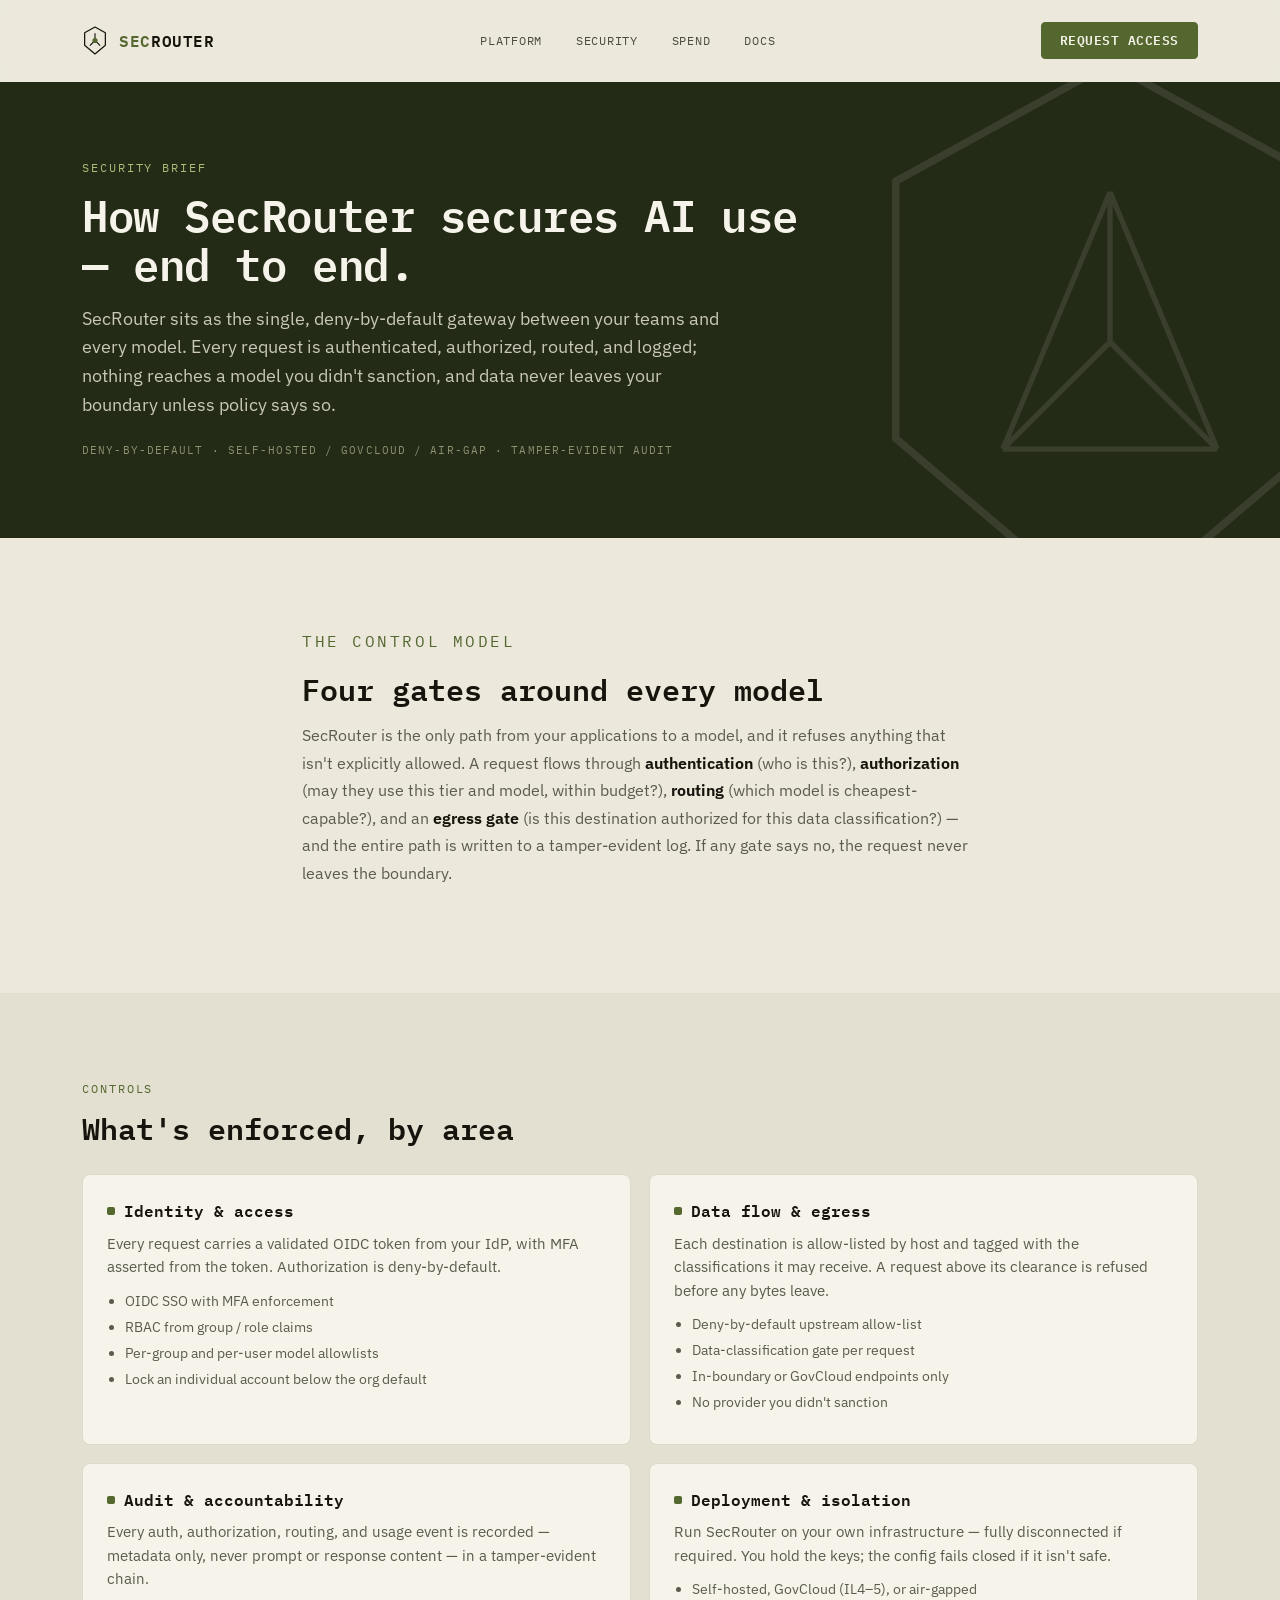
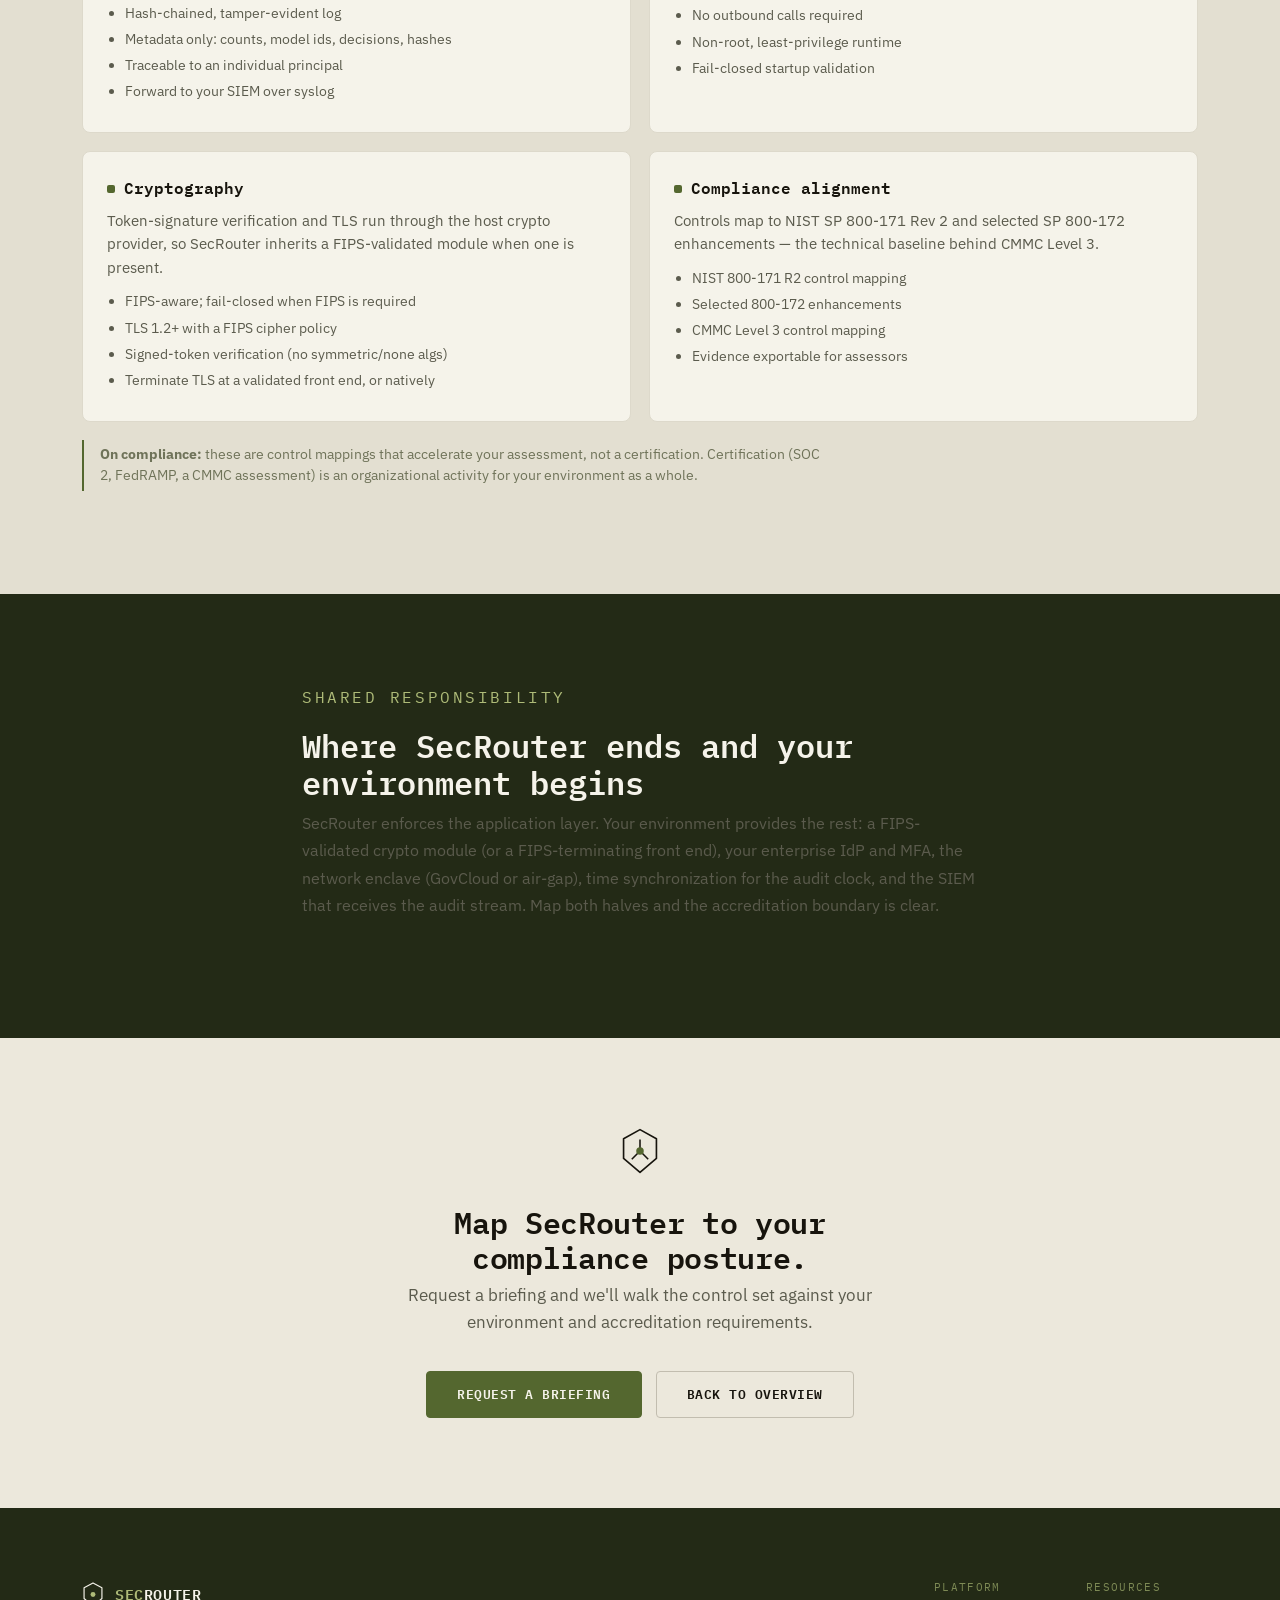
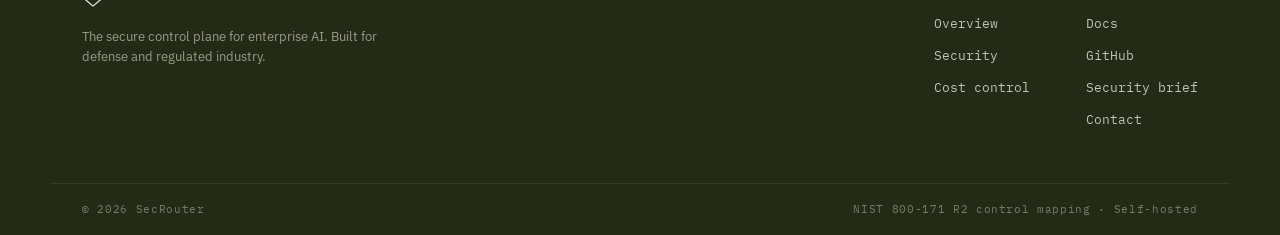
<file: security.html>
<!doctype html>
<html lang="en">
<head>
  <meta charset="utf-8" />
  <meta name="viewport" content="width=device-width, initial-scale=1" />
  <meta name="theme-color" content="#232a16" />

  <title>Security Brief — SecRouter | Architecture, Controls &amp; Compliance</title>
  <meta name="description" content="How SecRouter secures AI use: deny-by-default OIDC authentication and authorization, egress control by data classification, hash-chained metadata-only audit, self-hosted/GovCloud/air-gap deployment, FIPS-aware crypto, and NIST 800-171 / CMMC L3 control mapping." />
  <link rel="canonical" href="https://secrouter.io/security.html" />
  <meta name="robots" content="index, follow" />

  <meta property="og:type" content="article" />
  <meta property="og:site_name" content="SecRouter" />
  <meta property="og:url" content="https://secrouter.io/security.html" />
  <meta property="og:title" content="SecRouter — Security Brief" />
  <meta property="og:description" content="Deny-by-default access, egress control by data classification, tamper-evident audit, FIPS-aware crypto, and NIST 800-171 / CMMC L3 control mapping." />
  <meta property="og:image" content="https://secrouter.io/og-image.png" />
  <meta name="twitter:card" content="summary_large_image" />
  <meta name="twitter:title" content="SecRouter — Security Brief" />
  <meta name="twitter:description" content="How SecRouter secures AI use, end to end — access, egress, audit, deployment, crypto, and compliance." />
  <meta name="twitter:image" content="https://secrouter.io/og-image.png" />

  <link rel="icon" href="favicon.svg" type="image/svg+xml" />
  <link rel="preconnect" href="https://fonts.googleapis.com" />
  <link rel="preconnect" href="https://fonts.gstatic.com" crossorigin />
  <link href="https://fonts.googleapis.com/css2?family=IBM+Plex+Mono:wght@400;500;600;700&family=IBM+Plex+Sans:wght@400;500;600;700&display=swap" rel="stylesheet" />
  <link rel="stylesheet" href="styles.css" />

  <script type="application/ld+json">
  {
    "@context": "https://schema.org",
    "@type": "TechArticle",
    "headline": "SecRouter Security Brief",
    "description": "The security architecture and compliance posture of SecRouter, the secure AI API gateway.",
    "about": "AI security, access control, data egress control, audit, compliance",
    "url": "https://secrouter.io/security.html"
  }
  </script>
</head>
<body>
  <a class="skip" href="#main">Skip to content</a>

  <header class="nav-wrap" id="top">
    <nav class="container nav" aria-label="Primary">
      <a class="brand" href="index.html" aria-label="SecRouter home">
        <svg class="mark" width="26" height="29" viewBox="0 0 48 56" fill="none" aria-hidden="true">
          <polygon points="24,2 44,13 44,37 24,54 4,37 4,13" stroke="currentColor" stroke-width="2.4" stroke-linejoin="round"/>
          <path d="M24 28 L24 14 M24 28 L14 38 M24 28 L34 38" stroke="currentColor" stroke-width="2.2"/>
          <circle cx="24" cy="28" r="5" fill="var(--olive)"/>
        </svg>
        <span class="wordmark"><span class="sec">SEC</span>ROUTER</span>
      </a>
      <div class="nav-links">
        <a href="index.html#platform">Platform</a>
        <a href="index.html#security">Security</a>
        <a href="index.html#spend">Spend</a>
        <a href="docs/index.html">Docs</a>
      </div>
      <a class="btn btn-solid nav-access" href="index.html#cta">Request access</a>
      <button class="nav-toggle" aria-label="Toggle menu" aria-expanded="false"><span></span><span></span><span></span></button>
    </nav>
  </header>

  <main id="main">

    <!-- HERO -->
    <section class="page-hero">
      <div class="hero-deco" aria-hidden="true">
        <svg width="520" height="600" viewBox="0 0 48 56" fill="none">
          <polygon points="24,2 44,13 44,37 24,54 4,37 4,13" stroke="#f5f3ea" stroke-width="0.7" stroke-linejoin="round"/>
          <path d="M24 28 L24 14 M24 28 L14 38 M24 28 L34 38 M24 14 L14 38 M24 14 L34 38 M14 38 L34 38" stroke="#f5f3ea" stroke-width="0.5"/>
        </svg>
      </div>
      <div class="container" style="position:relative;">
        <p class="eyebrow">Security brief</p>
        <h1>How SecRouter secures AI use — end to end.</h1>
        <p class="lead">SecRouter sits as the single, deny-by-default gateway between your teams and every model. Every request is authenticated, authorized, routed, and logged; nothing reaches a model you didn't sanction, and data never leaves your boundary unless policy says so.</p>
        <p class="meta">Deny-by-default · Self-hosted / GovCloud / air-gap · Tamper-evident audit</p>
      </div>
    </section>

    <!-- CONTROL MODEL -->
    <section class="band">
      <div class="container prose reveal">
        <p class="eyebrow olive">The control model</p>
        <h2 class="mono">Four gates around every model</h2>
        <p>SecRouter is the only path from your applications to a model, and it refuses anything that isn't explicitly allowed. A request flows through <strong>authentication</strong> (who is this?), <strong>authorization</strong> (may they use this tier and model, within budget?), <strong>routing</strong> (which model is cheapest-capable?), and an <strong>egress gate</strong> (is this destination authorized for this data classification?) — and the entire path is written to a tamper-evident log. If any gate says no, the request never leaves the boundary.</p>
      </div>
    </section>

    <!-- CONTROL AREAS -->
    <section class="band band-alt">
      <div class="container">
        <p class="eyebrow olive">Controls</p>
        <h2 class="mono" style="margin-bottom:28px;">What's enforced, by area</h2>
        <div class="brief-grid reveal">
          <article class="brief-card">
            <h3>Identity &amp; access</h3>
            <p>Every request carries a validated OIDC token from your IdP, with MFA asserted from the token. Authorization is deny-by-default.</p>
            <ul>
              <li>OIDC SSO with MFA enforcement</li>
              <li>RBAC from group / role claims</li>
              <li>Per-group and per-user model allowlists</li>
              <li>Lock an individual account below the org default</li>
            </ul>
          </article>
          <article class="brief-card">
            <h3>Data flow &amp; egress</h3>
            <p>Each destination is allow-listed by host and tagged with the classifications it may receive. A request above its clearance is refused before any bytes leave.</p>
            <ul>
              <li>Deny-by-default upstream allow-list</li>
              <li>Data-classification gate per request</li>
              <li>In-boundary or GovCloud endpoints only</li>
              <li>No provider you didn't sanction</li>
            </ul>
          </article>
          <article class="brief-card">
            <h3>Audit &amp; accountability</h3>
            <p>Every auth, authorization, routing, and usage event is recorded — metadata only, never prompt or response content — in a tamper-evident chain.</p>
            <ul>
              <li>Hash-chained, tamper-evident log</li>
              <li>Metadata only: counts, model ids, decisions, hashes</li>
              <li>Traceable to an individual principal</li>
              <li>Forward to your SIEM over syslog</li>
            </ul>
          </article>
          <article class="brief-card">
            <h3>Deployment &amp; isolation</h3>
            <p>Run SecRouter on your own infrastructure — fully disconnected if required. You hold the keys; the config fails closed if it isn't safe.</p>
            <ul>
              <li>Self-hosted, GovCloud (IL4–5), or air-gapped</li>
              <li>No outbound calls required</li>
              <li>Non-root, least-privilege runtime</li>
              <li>Fail-closed startup validation</li>
            </ul>
          </article>
          <article class="brief-card">
            <h3>Cryptography</h3>
            <p>Token-signature verification and TLS run through the host crypto provider, so SecRouter inherits a FIPS-validated module when one is present.</p>
            <ul>
              <li>FIPS-aware; fail-closed when FIPS is required</li>
              <li>TLS 1.2+ with a FIPS cipher policy</li>
              <li>Signed-token verification (no symmetric/none algs)</li>
              <li>Terminate TLS at a validated front end, or natively</li>
            </ul>
          </article>
          <article class="brief-card">
            <h3>Compliance alignment</h3>
            <p>Controls map to NIST SP 800-171 Rev 2 and selected SP 800-172 enhancements — the technical baseline behind CMMC Level 3.</p>
            <ul>
              <li>NIST 800-171 R2 control mapping</li>
              <li>Selected 800-172 enhancements</li>
              <li>CMMC Level 3 control mapping</li>
              <li>Evidence exportable for assessors</li>
            </ul>
          </article>
        </div>
        <p class="note"><strong>On compliance:</strong> these are control mappings that accelerate your assessment, not a certification. Certification (SOC 2, FedRAMP, a CMMC assessment) is an organizational activity for your environment as a whole.</p>
      </div>
    </section>

    <!-- SHARED RESPONSIBILITY -->
    <section class="band dark">
      <div class="container prose reveal">
        <p class="eyebrow light">Shared responsibility</p>
        <h2 class="mono">Where SecRouter ends and your environment begins</h2>
        <p class="on-dark-muted" style="max-width:740px;">SecRouter enforces the application layer. Your environment provides the rest: a FIPS-validated crypto module (or a FIPS-terminating front end), your enterprise IdP and MFA, the network enclave (GovCloud or air-gap), time synchronization for the audit clock, and the SIEM that receives the audit stream. Map both halves and the accreditation boundary is clear.</p>
      </div>
    </section>

    <!-- CTA -->
    <section class="band cta">
      <div class="container center reveal">
        <svg class="cta-mark" width="40" height="46" viewBox="0 0 48 56" fill="none" aria-hidden="true">
          <polygon points="24,2 44,13 44,37 24,54 4,37 4,13" stroke="currentColor" stroke-width="2" stroke-linejoin="round"/>
          <path d="M24 28 L24 14 M24 28 L14 38 M24 28 L34 38" stroke="currentColor" stroke-width="1.9"/>
          <circle cx="24" cy="28" r="4.6" fill="var(--olive)"/>
        </svg>
        <h2 class="mono cta-h">Map SecRouter to your<br />compliance posture.</h2>
        <p class="cta-p">Request a briefing and we'll walk the control set against your environment and accreditation requirements.</p>
        <div class="cta-actions">
          <a class="btn btn-solid btn-lg" href="mailto:sales@secrouter.io?subject=SecRouter%20security%20briefing">Request a briefing</a>
          <a class="btn btn-outline btn-lg" href="index.html">Back to overview</a>
        </div>
      </div>
    </section>
  </main>

  <footer class="site-footer">
    <div class="container footer-top">
      <div class="footer-brand">
        <a class="brand" href="index.html">
          <svg class="mark" width="22" height="25" viewBox="0 0 48 56" fill="none" aria-hidden="true">
            <polygon points="24,2 44,13 44,37 24,54 4,37 4,13" stroke="#f5f3ea" stroke-width="2.6" stroke-linejoin="round"/>
            <circle cx="24" cy="28" r="5.5" fill="#aebb78"/>
          </svg>
          <span class="wordmark light"><span class="sec-l">SEC</span>ROUTER</span>
        </a>
        <p>The secure control plane for enterprise AI. Built for defense and regulated industry.</p>
      </div>
      <nav class="footer-cols" aria-label="Footer">
        <div><h5>Platform</h5><a href="index.html#platform">Overview</a><a href="index.html#security">Security</a><a href="index.html#spend">Cost control</a></div>
        <div><h5>Resources</h5><a href="docs/index.html">Docs</a><a href="https://git.secrouter.io/spaceProbe/secrouter">GitHub</a><a href="security.html">Security brief</a><a href="mailto:sales@secrouter.io">Contact</a></div>
      </nav>
    </div>
    <div class="container footer-base">
      <span>© <span id="year">2026</span> SecRouter</span>
      <span>NIST 800-171 R2 control mapping · Self-hosted</span>
    </div>
  </footer>

  <script src="script.js" defer></script>
</body>
</html>
</file>
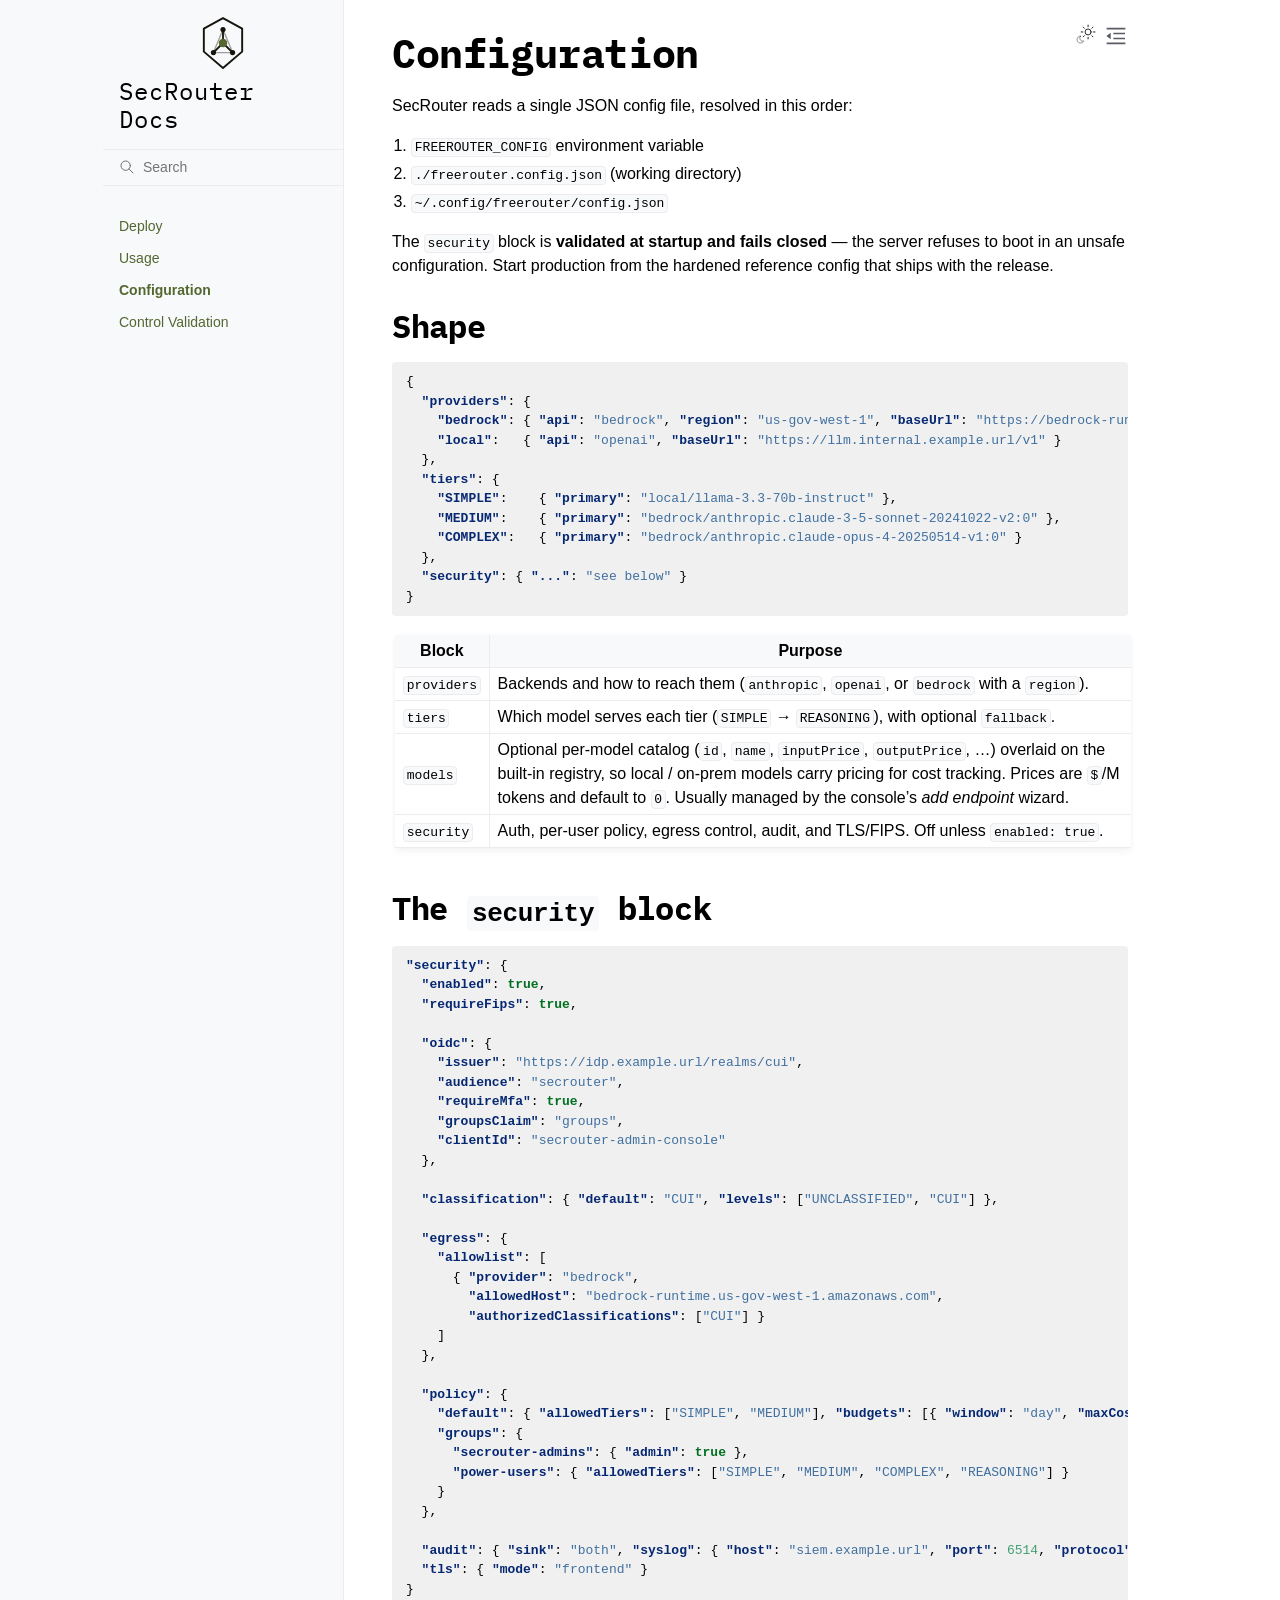
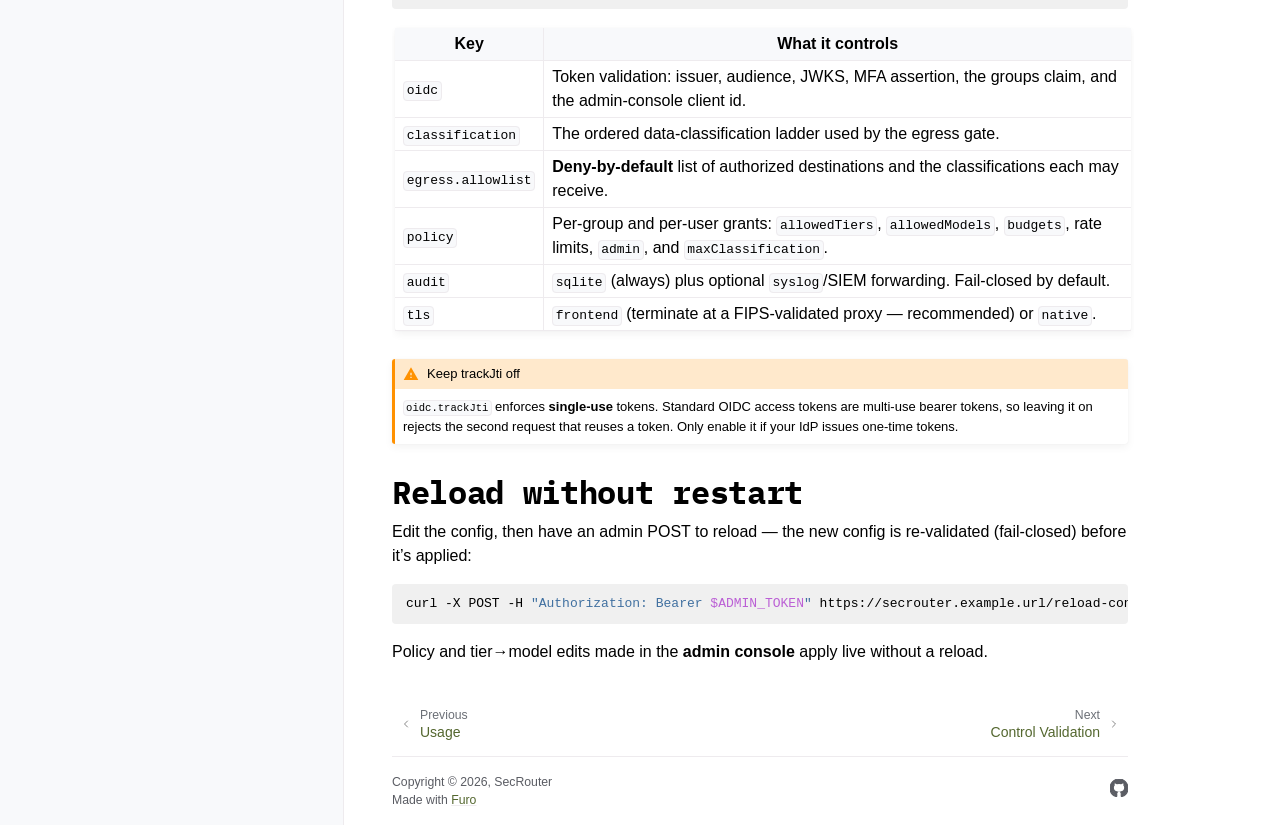
<file: docs/configuration.html>
<!doctype html>
<html class="no-js" lang="en" data-content_root="./">
  <head><meta charset="utf-8">
    <meta name="viewport" content="width=device-width,initial-scale=1">
    <meta name="color-scheme" content="light dark"><meta name="viewport" content="width=device-width, initial-scale=1" />
<link rel="index" title="Index" href="genindex.html"><link rel="search" title="Search" href="search.html"><link rel="next" title="Control Validation" href="control-validation.html"><link rel="prev" title="Usage" href="usage.html">
        <link rel="prefetch" href="_static/logo-mark.svg" as="image">
        <link rel="prefetch" href="_static/logo-mark-dark.svg" as="image">

    <!-- Generated with Sphinx 7.4.7 and Furo 2025.12.19 -->
        <title>Configuration - SecRouter Docs</title>
      <link rel="stylesheet" type="text/css" href="_static/pygments.css?v=d75fae25" />
    <link rel="stylesheet" type="text/css" href="_static/styles/furo.css?v=7bdb33bb" />
    <link rel="stylesheet" type="text/css" href="_static/styles/furo-extensions.css?v=8dab3a3b" />
    <link rel="stylesheet" type="text/css" href="_static/custom.css?v=11b728c8" />
    
    


<style>
  body {
    --color-code-background: #f0f0f0;
  --color-code-foreground: black;
  --color-brand-primary: #54672f;
  --color-brand-content: #54672f;
  
  }
  @media not print {
    body[data-theme="dark"] {
      --color-code-background: #272822;
  --color-code-foreground: #f8f8f2;
  --color-brand-primary: #aebb78;
  --color-brand-content: #aebb78;
  
    }
    @media (prefers-color-scheme: dark) {
      body:not([data-theme="light"]) {
        --color-code-background: #272822;
  --color-code-foreground: #f8f8f2;
  --color-brand-primary: #aebb78;
  --color-brand-content: #aebb78;
  
      }
    }
  }
</style></head>
  <body>
    
    <script>
      document.body.dataset.theme = localStorage.getItem("theme") || "auto";
    </script>
    

<svg xmlns="http://www.w3.org/2000/svg" style="display: none;">
  <symbol id="svg-toc" viewBox="0 0 24 24">
    <title>Contents</title>
    <svg stroke="currentColor" fill="currentColor" stroke-width="0" viewBox="0 0 1024 1024">
      <path d="M408 442h480c4.4 0 8-3.6 8-8v-56c0-4.4-3.6-8-8-8H408c-4.4 0-8 3.6-8 8v56c0 4.4 3.6 8 8 8zm-8 204c0 4.4 3.6 8 8 8h480c4.4 0 8-3.6 8-8v-56c0-4.4-3.6-8-8-8H408c-4.4 0-8 3.6-8 8v56zm504-486H120c-4.4 0-8 3.6-8 8v56c0 4.4 3.6 8 8 8h784c4.4 0 8-3.6 8-8v-56c0-4.4-3.6-8-8-8zm0 632H120c-4.4 0-8 3.6-8 8v56c0 4.4 3.6 8 8 8h784c4.4 0 8-3.6 8-8v-56c0-4.4-3.6-8-8-8zM115.4 518.9L271.7 642c5.8 4.6 14.4.5 14.4-6.9V388.9c0-7.4-8.5-11.5-14.4-6.9L115.4 505.1a8.74 8.74 0 0 0 0 13.8z"/>
    </svg>
  </symbol>
  <symbol id="svg-menu" viewBox="0 0 24 24">
    <title>Menu</title>
    <svg xmlns="http://www.w3.org/2000/svg" viewBox="0 0 24 24" fill="none" stroke="currentColor"
      stroke-width="2" stroke-linecap="round" stroke-linejoin="round" class="feather-menu">
      <line x1="3" y1="12" x2="21" y2="12"></line>
      <line x1="3" y1="6" x2="21" y2="6"></line>
      <line x1="3" y1="18" x2="21" y2="18"></line>
    </svg>
  </symbol>
  <symbol id="svg-arrow-right" viewBox="0 0 24 24">
    <title>Expand</title>
    <svg xmlns="http://www.w3.org/2000/svg" viewBox="0 0 24 24" fill="none" stroke="currentColor"
      stroke-width="2" stroke-linecap="round" stroke-linejoin="round" class="feather-chevron-right">
      <polyline points="9 18 15 12 9 6"></polyline>
    </svg>
  </symbol>
  <symbol id="svg-sun" viewBox="0 0 24 24">
    <title>Light mode</title>
    <svg xmlns="http://www.w3.org/2000/svg" viewBox="0 0 24 24" fill="none" stroke="currentColor"
      stroke-width="1" stroke-linecap="round" stroke-linejoin="round" class="feather-sun">
      <circle cx="12" cy="12" r="5"></circle>
      <line x1="12" y1="1" x2="12" y2="3"></line>
      <line x1="12" y1="21" x2="12" y2="23"></line>
      <line x1="4.22" y1="4.22" x2="5.64" y2="5.64"></line>
      <line x1="18.36" y1="18.36" x2="19.78" y2="19.78"></line>
      <line x1="1" y1="12" x2="3" y2="12"></line>
      <line x1="21" y1="12" x2="23" y2="12"></line>
      <line x1="4.22" y1="19.78" x2="5.64" y2="18.36"></line>
      <line x1="18.36" y1="5.64" x2="19.78" y2="4.22"></line>
    </svg>
  </symbol>
  <symbol id="svg-moon" viewBox="0 0 24 24">
    <title>Dark mode</title>
    <svg xmlns="http://www.w3.org/2000/svg" viewBox="0 0 24 24" fill="none" stroke="currentColor"
      stroke-width="1" stroke-linecap="round" stroke-linejoin="round" class="icon-tabler-moon">
      <path stroke="none" d="M0 0h24v24H0z" fill="none" />
      <path d="M12 3c.132 0 .263 0 .393 0a7.5 7.5 0 0 0 7.92 12.446a9 9 0 1 1 -8.313 -12.454z" />
    </svg>
  </symbol>
  <symbol id="svg-sun-with-moon" viewBox="0 0 24 24">
    <title>Auto light/dark, in light mode</title>
    <svg xmlns="http://www.w3.org/2000/svg" viewBox="0 0 24 24" fill="none" stroke="currentColor"
      stroke-width="1" stroke-linecap="round" stroke-linejoin="round"
      class="icon-custom-derived-from-feather-sun-and-tabler-moon">
      <path style="opacity: 50%" d="M 5.411 14.504 C 5.471 14.504 5.532 14.504 5.591 14.504 C 3.639 16.319 4.383 19.569 6.931 20.352 C 7.693 20.586 8.512 20.551 9.25 20.252 C 8.023 23.207 4.056 23.725 2.11 21.184 C 0.166 18.642 1.702 14.949 4.874 14.536 C 5.051 14.512 5.231 14.5 5.411 14.5 L 5.411 14.504 Z"/>
      <line x1="14.5" y1="3.25" x2="14.5" y2="1.25"/>
      <line x1="14.5" y1="15.85" x2="14.5" y2="17.85"/>
      <line x1="10.044" y1="5.094" x2="8.63" y2="3.68"/>
      <line x1="19" y1="14.05" x2="20.414" y2="15.464"/>
      <line x1="8.2" y1="9.55" x2="6.2" y2="9.55"/>
      <line x1="20.8" y1="9.55" x2="22.8" y2="9.55"/>
      <line x1="10.044" y1="14.006" x2="8.63" y2="15.42"/>
      <line x1="19" y1="5.05" x2="20.414" y2="3.636"/>
      <circle cx="14.5" cy="9.55" r="3.6"/>
    </svg>
  </symbol>
  <symbol id="svg-moon-with-sun" viewBox="0 0 24 24">
    <title>Auto light/dark, in dark mode</title>
    <svg xmlns="http://www.w3.org/2000/svg" viewBox="0 0 24 24" fill="none" stroke="currentColor"
      stroke-width="1" stroke-linecap="round" stroke-linejoin="round"
      class="icon-custom-derived-from-feather-sun-and-tabler-moon">
      <path d="M 8.282 7.007 C 8.385 7.007 8.494 7.007 8.595 7.007 C 5.18 10.184 6.481 15.869 10.942 17.24 C 12.275 17.648 13.706 17.589 15 17.066 C 12.851 22.236 5.91 23.143 2.505 18.696 C -0.897 14.249 1.791 7.786 7.342 7.063 C 7.652 7.021 7.965 7 8.282 7 L 8.282 7.007 Z"/>
      <line style="opacity: 50%" x1="18" y1="3.705" x2="18" y2="2.5"/>
      <line style="opacity: 50%" x1="18" y1="11.295" x2="18" y2="12.5"/>
      <line style="opacity: 50%" x1="15.316" y1="4.816" x2="14.464" y2="3.964"/>
      <line style="opacity: 50%" x1="20.711" y1="10.212" x2="21.563" y2="11.063"/>
      <line style="opacity: 50%" x1="14.205" y1="7.5" x2="13.001" y2="7.5"/>
      <line style="opacity: 50%" x1="21.795" y1="7.5" x2="23" y2="7.5"/>
      <line style="opacity: 50%" x1="15.316" y1="10.184" x2="14.464" y2="11.036"/>
      <line style="opacity: 50%" x1="20.711" y1="4.789" x2="21.563" y2="3.937"/>
      <circle style="opacity: 50%" cx="18" cy="7.5" r="2.169"/>
    </svg>
  </symbol>
  <symbol id="svg-pencil" viewBox="0 0 24 24">
    <svg xmlns="http://www.w3.org/2000/svg" viewBox="0 0 24 24" fill="none" stroke="currentColor"
      stroke-width="1" stroke-linecap="round" stroke-linejoin="round" class="icon-tabler-pencil-code">
      <path d="M4 20h4l10.5 -10.5a2.828 2.828 0 1 0 -4 -4l-10.5 10.5v4" />
      <path d="M13.5 6.5l4 4" />
      <path d="M20 21l2 -2l-2 -2" />
      <path d="M17 17l-2 2l2 2" />
    </svg>
  </symbol>
  <symbol id="svg-eye" viewBox="0 0 24 24">
    <svg xmlns="http://www.w3.org/2000/svg" viewBox="0 0 24 24" fill="none" stroke="currentColor"
      stroke-width="1" stroke-linecap="round" stroke-linejoin="round" class="icon-tabler-eye-code">
      <path stroke="none" d="M0 0h24v24H0z" fill="none" />
      <path d="M10 12a2 2 0 1 0 4 0a2 2 0 0 0 -4 0" />
      <path
        d="M11.11 17.958c-3.209 -.307 -5.91 -2.293 -8.11 -5.958c2.4 -4 5.4 -6 9 -6c3.6 0 6.6 2 9 6c-.21 .352 -.427 .688 -.647 1.008" />
      <path d="M20 21l2 -2l-2 -2" />
      <path d="M17 17l-2 2l2 2" />
    </svg>
  </symbol>
</svg>

<input type="checkbox" class="sidebar-toggle" name="__navigation" id="__navigation" aria-label="Toggle site navigation sidebar">
<input type="checkbox" class="sidebar-toggle" name="__toc" id="__toc" aria-label="Toggle table of contents sidebar">
<label class="overlay sidebar-overlay" for="__navigation"></label>
<label class="overlay toc-overlay" for="__toc"></label>

<a class="skip-to-content muted-link" href="#furo-main-content">Skip to content</a>



<div class="page">
  <header class="mobile-header">
    <div class="header-left">
      <label class="nav-overlay-icon" for="__navigation">
        <span class="icon"><svg><use href="#svg-menu"></use></svg></span>
      </label>
    </div>
    <div class="header-center">
      <a href="index.html"><div class="brand">SecRouter Docs</div></a>
    </div>
    <div class="header-right">
      <div class="theme-toggle-container theme-toggle-header">
        <button class="theme-toggle" aria-label="Toggle Light / Dark / Auto color theme">
          <svg class="theme-icon-when-auto-light"><use href="#svg-sun-with-moon"></use></svg>
          <svg class="theme-icon-when-auto-dark"><use href="#svg-moon-with-sun"></use></svg>
          <svg class="theme-icon-when-dark"><use href="#svg-moon"></use></svg>
          <svg class="theme-icon-when-light"><use href="#svg-sun"></use></svg>
        </button>
      </div>
      <label class="toc-overlay-icon toc-header-icon" for="__toc">
        <span class="icon"><svg><use href="#svg-toc"></use></svg></span>
      </label>
    </div>
  </header>
  <aside class="sidebar-drawer">
    <div class="sidebar-container">
      
      <div class="sidebar-sticky"><div class="sidebar-brand">
  <a class="sidebar-brand-logo-link" href="../index.html" title="SecRouter — main site">
    <div class="sidebar-logo-container">
      <img class="sidebar-logo only-light" src="_static/logo-mark.svg" alt="Light Logo"/>
      <img class="sidebar-logo only-dark" src="_static/logo-mark-dark.svg" alt="Dark Logo"/>
    </div>
  </a>
  
  <a class="sidebar-brand-name-link" href="index.html" title="Documentation home">
    <span class="sidebar-brand-text">SecRouter Docs</span>
  </a>
  
</div><form class="sidebar-search-container" method="get" action="search.html" role="search">
  <input class="sidebar-search" placeholder="Search" name="q" aria-label="Search">
  <input type="hidden" name="check_keywords" value="yes">
  <input type="hidden" name="area" value="default">
</form>
<div id="searchbox"></div><div class="sidebar-scroll"><div class="sidebar-tree">
  <ul class="current">
<li class="toctree-l1"><a class="reference internal" href="deploy.html">Deploy</a></li>
<li class="toctree-l1"><a class="reference internal" href="usage.html">Usage</a></li>
<li class="toctree-l1 current current-page"><a class="current reference internal" href="#">Configuration</a></li>
<li class="toctree-l1"><a class="reference internal" href="control-validation.html">Control Validation</a></li>
</ul>

</div>
</div>

      </div>
      
    </div>
  </aside>
  <div class="main">
    <div class="content">
      <div class="article-container">
        <a href="#" class="back-to-top muted-link">
          <svg xmlns="http://www.w3.org/2000/svg" viewBox="0 0 24 24">
            <path d="M13 20h-2V8l-5.5 5.5-1.42-1.42L12 4.16l7.92 7.92-1.42 1.42L13 8v12z"></path>
          </svg>
          <span>Back to top</span>
        </a>
        <div class="content-icon-container">
          

<div class="theme-toggle-container theme-toggle-content">
            <button class="theme-toggle" aria-label="Toggle Light / Dark / Auto color theme">
              <svg class="theme-icon-when-auto-light"><use href="#svg-sun-with-moon"></use></svg>
              <svg class="theme-icon-when-auto-dark"><use href="#svg-moon-with-sun"></use></svg>
              <svg class="theme-icon-when-dark"><use href="#svg-moon"></use></svg>
              <svg class="theme-icon-when-light"><use href="#svg-sun"></use></svg>
            </button>
          </div>
          <label class="toc-overlay-icon toc-content-icon" for="__toc">
            <span class="icon"><svg><use href="#svg-toc"></use></svg></span>
          </label>
        </div>
        <article role="main" id="furo-main-content">
          <section id="configuration">
<h1>Configuration<a class="headerlink" href="#configuration" title="Link to this heading">¶</a></h1>
<p>SecRouter reads a single JSON config file, resolved in this order:</p>
<ol class="arabic simple">
<li><p><code class="docutils literal notranslate"><span class="pre">FREEROUTER_CONFIG</span></code> environment variable</p></li>
<li><p><code class="docutils literal notranslate"><span class="pre">./freerouter.config.json</span></code> (working directory)</p></li>
<li><p><code class="docutils literal notranslate"><span class="pre">~/.config/freerouter/config.json</span></code></p></li>
</ol>
<p>The <code class="docutils literal notranslate"><span class="pre">security</span></code> block is <strong>validated at startup and fails closed</strong> — the server refuses to boot in an unsafe configuration. Start production from the hardened reference config that ships with the release.</p>
<section id="shape">
<h2>Shape<a class="headerlink" href="#shape" title="Link to this heading">¶</a></h2>
<div class="highlight-json notranslate"><div class="highlight"><pre><span></span><span class="p">{</span>
<span class="w">  </span><span class="nt">&quot;providers&quot;</span><span class="p">:</span><span class="w"> </span><span class="p">{</span>
<span class="w">    </span><span class="nt">&quot;bedrock&quot;</span><span class="p">:</span><span class="w"> </span><span class="p">{</span><span class="w"> </span><span class="nt">&quot;api&quot;</span><span class="p">:</span><span class="w"> </span><span class="s2">&quot;bedrock&quot;</span><span class="p">,</span><span class="w"> </span><span class="nt">&quot;region&quot;</span><span class="p">:</span><span class="w"> </span><span class="s2">&quot;us-gov-west-1&quot;</span><span class="p">,</span><span class="w"> </span><span class="nt">&quot;baseUrl&quot;</span><span class="p">:</span><span class="w"> </span><span class="s2">&quot;https://bedrock-runtime.us-gov-west-1.amazonaws.com&quot;</span><span class="w"> </span><span class="p">},</span>
<span class="w">    </span><span class="nt">&quot;local&quot;</span><span class="p">:</span><span class="w">   </span><span class="p">{</span><span class="w"> </span><span class="nt">&quot;api&quot;</span><span class="p">:</span><span class="w"> </span><span class="s2">&quot;openai&quot;</span><span class="p">,</span><span class="w"> </span><span class="nt">&quot;baseUrl&quot;</span><span class="p">:</span><span class="w"> </span><span class="s2">&quot;https://llm.internal.example.url/v1&quot;</span><span class="w"> </span><span class="p">}</span>
<span class="w">  </span><span class="p">},</span>
<span class="w">  </span><span class="nt">&quot;tiers&quot;</span><span class="p">:</span><span class="w"> </span><span class="p">{</span>
<span class="w">    </span><span class="nt">&quot;SIMPLE&quot;</span><span class="p">:</span><span class="w">    </span><span class="p">{</span><span class="w"> </span><span class="nt">&quot;primary&quot;</span><span class="p">:</span><span class="w"> </span><span class="s2">&quot;local/llama-3.3-70b-instruct&quot;</span><span class="w"> </span><span class="p">},</span>
<span class="w">    </span><span class="nt">&quot;MEDIUM&quot;</span><span class="p">:</span><span class="w">    </span><span class="p">{</span><span class="w"> </span><span class="nt">&quot;primary&quot;</span><span class="p">:</span><span class="w"> </span><span class="s2">&quot;bedrock/anthropic.claude-3-5-sonnet-20241022-v2:0&quot;</span><span class="w"> </span><span class="p">},</span>
<span class="w">    </span><span class="nt">&quot;COMPLEX&quot;</span><span class="p">:</span><span class="w">   </span><span class="p">{</span><span class="w"> </span><span class="nt">&quot;primary&quot;</span><span class="p">:</span><span class="w"> </span><span class="s2">&quot;bedrock/anthropic.claude-opus-4-20250514-v1:0&quot;</span><span class="w"> </span><span class="p">}</span>
<span class="w">  </span><span class="p">},</span>
<span class="w">  </span><span class="nt">&quot;security&quot;</span><span class="p">:</span><span class="w"> </span><span class="p">{</span><span class="w"> </span><span class="nt">&quot;...&quot;</span><span class="p">:</span><span class="w"> </span><span class="s2">&quot;see below&quot;</span><span class="w"> </span><span class="p">}</span>
<span class="p">}</span>
</pre></div>
</div>
<div class="table-wrapper docutils container">
<table class="docutils align-default">
<thead>
<tr class="row-odd"><th class="head"><p>Block</p></th>
<th class="head"><p>Purpose</p></th>
</tr>
</thead>
<tbody>
<tr class="row-even"><td><p><code class="docutils literal notranslate"><span class="pre">providers</span></code></p></td>
<td><p>Backends and how to reach them (<code class="docutils literal notranslate"><span class="pre">anthropic</span></code>, <code class="docutils literal notranslate"><span class="pre">openai</span></code>, or <code class="docutils literal notranslate"><span class="pre">bedrock</span></code> with a <code class="docutils literal notranslate"><span class="pre">region</span></code>).</p></td>
</tr>
<tr class="row-odd"><td><p><code class="docutils literal notranslate"><span class="pre">tiers</span></code></p></td>
<td><p>Which model serves each tier (<code class="docutils literal notranslate"><span class="pre">SIMPLE</span></code> → <code class="docutils literal notranslate"><span class="pre">REASONING</span></code>), with optional <code class="docutils literal notranslate"><span class="pre">fallback</span></code>.</p></td>
</tr>
<tr class="row-even"><td><p><code class="docutils literal notranslate"><span class="pre">models</span></code></p></td>
<td><p>Optional per-model catalog (<code class="docutils literal notranslate"><span class="pre">id</span></code>, <code class="docutils literal notranslate"><span class="pre">name</span></code>, <code class="docutils literal notranslate"><span class="pre">inputPrice</span></code>, <code class="docutils literal notranslate"><span class="pre">outputPrice</span></code>, …) overlaid on the built-in registry, so local / on-prem models carry pricing for cost tracking. Prices are <code class="docutils literal notranslate"><span class="pre">$</span></code>/M tokens and default to <code class="docutils literal notranslate"><span class="pre">0</span></code>. Usually managed by the console’s <em>add endpoint</em> wizard.</p></td>
</tr>
<tr class="row-odd"><td><p><code class="docutils literal notranslate"><span class="pre">security</span></code></p></td>
<td><p>Auth, per-user policy, egress control, audit, and TLS/FIPS. Off unless <code class="docutils literal notranslate"><span class="pre">enabled:</span> <span class="pre">true</span></code>.</p></td>
</tr>
</tbody>
</table>
</div>
</section>
<section id="the-security-block">
<h2>The <code class="docutils literal notranslate"><span class="pre">security</span></code> block<a class="headerlink" href="#the-security-block" title="Link to this heading">¶</a></h2>
<div class="highlight-json notranslate"><div class="highlight"><pre><span></span><span class="nt">&quot;security&quot;</span><span class="p">:</span><span class="w"> </span><span class="p">{</span>
<span class="w">  </span><span class="nt">&quot;enabled&quot;</span><span class="p">:</span><span class="w"> </span><span class="kc">true</span><span class="p">,</span>
<span class="w">  </span><span class="nt">&quot;requireFips&quot;</span><span class="p">:</span><span class="w"> </span><span class="kc">true</span><span class="p">,</span>

<span class="w">  </span><span class="nt">&quot;oidc&quot;</span><span class="p">:</span><span class="w"> </span><span class="p">{</span>
<span class="w">    </span><span class="nt">&quot;issuer&quot;</span><span class="p">:</span><span class="w"> </span><span class="s2">&quot;https://idp.example.url/realms/cui&quot;</span><span class="p">,</span>
<span class="w">    </span><span class="nt">&quot;audience&quot;</span><span class="p">:</span><span class="w"> </span><span class="s2">&quot;secrouter&quot;</span><span class="p">,</span>
<span class="w">    </span><span class="nt">&quot;requireMfa&quot;</span><span class="p">:</span><span class="w"> </span><span class="kc">true</span><span class="p">,</span>
<span class="w">    </span><span class="nt">&quot;groupsClaim&quot;</span><span class="p">:</span><span class="w"> </span><span class="s2">&quot;groups&quot;</span><span class="p">,</span>
<span class="w">    </span><span class="nt">&quot;clientId&quot;</span><span class="p">:</span><span class="w"> </span><span class="s2">&quot;secrouter-admin-console&quot;</span>
<span class="w">  </span><span class="p">},</span>

<span class="w">  </span><span class="nt">&quot;classification&quot;</span><span class="p">:</span><span class="w"> </span><span class="p">{</span><span class="w"> </span><span class="nt">&quot;default&quot;</span><span class="p">:</span><span class="w"> </span><span class="s2">&quot;CUI&quot;</span><span class="p">,</span><span class="w"> </span><span class="nt">&quot;levels&quot;</span><span class="p">:</span><span class="w"> </span><span class="p">[</span><span class="s2">&quot;UNCLASSIFIED&quot;</span><span class="p">,</span><span class="w"> </span><span class="s2">&quot;CUI&quot;</span><span class="p">]</span><span class="w"> </span><span class="p">},</span>

<span class="w">  </span><span class="nt">&quot;egress&quot;</span><span class="p">:</span><span class="w"> </span><span class="p">{</span>
<span class="w">    </span><span class="nt">&quot;allowlist&quot;</span><span class="p">:</span><span class="w"> </span><span class="p">[</span>
<span class="w">      </span><span class="p">{</span><span class="w"> </span><span class="nt">&quot;provider&quot;</span><span class="p">:</span><span class="w"> </span><span class="s2">&quot;bedrock&quot;</span><span class="p">,</span>
<span class="w">        </span><span class="nt">&quot;allowedHost&quot;</span><span class="p">:</span><span class="w"> </span><span class="s2">&quot;bedrock-runtime.us-gov-west-1.amazonaws.com&quot;</span><span class="p">,</span>
<span class="w">        </span><span class="nt">&quot;authorizedClassifications&quot;</span><span class="p">:</span><span class="w"> </span><span class="p">[</span><span class="s2">&quot;CUI&quot;</span><span class="p">]</span><span class="w"> </span><span class="p">}</span>
<span class="w">    </span><span class="p">]</span>
<span class="w">  </span><span class="p">},</span>

<span class="w">  </span><span class="nt">&quot;policy&quot;</span><span class="p">:</span><span class="w"> </span><span class="p">{</span>
<span class="w">    </span><span class="nt">&quot;default&quot;</span><span class="p">:</span><span class="w"> </span><span class="p">{</span><span class="w"> </span><span class="nt">&quot;allowedTiers&quot;</span><span class="p">:</span><span class="w"> </span><span class="p">[</span><span class="s2">&quot;SIMPLE&quot;</span><span class="p">,</span><span class="w"> </span><span class="s2">&quot;MEDIUM&quot;</span><span class="p">],</span><span class="w"> </span><span class="nt">&quot;budgets&quot;</span><span class="p">:</span><span class="w"> </span><span class="p">[{</span><span class="w"> </span><span class="nt">&quot;window&quot;</span><span class="p">:</span><span class="w"> </span><span class="s2">&quot;day&quot;</span><span class="p">,</span><span class="w"> </span><span class="nt">&quot;maxCostUsd&quot;</span><span class="p">:</span><span class="w"> </span><span class="mi">25</span><span class="w"> </span><span class="p">}]</span><span class="w"> </span><span class="p">},</span>
<span class="w">    </span><span class="nt">&quot;groups&quot;</span><span class="p">:</span><span class="w"> </span><span class="p">{</span>
<span class="w">      </span><span class="nt">&quot;secrouter-admins&quot;</span><span class="p">:</span><span class="w"> </span><span class="p">{</span><span class="w"> </span><span class="nt">&quot;admin&quot;</span><span class="p">:</span><span class="w"> </span><span class="kc">true</span><span class="w"> </span><span class="p">},</span>
<span class="w">      </span><span class="nt">&quot;power-users&quot;</span><span class="p">:</span><span class="w"> </span><span class="p">{</span><span class="w"> </span><span class="nt">&quot;allowedTiers&quot;</span><span class="p">:</span><span class="w"> </span><span class="p">[</span><span class="s2">&quot;SIMPLE&quot;</span><span class="p">,</span><span class="w"> </span><span class="s2">&quot;MEDIUM&quot;</span><span class="p">,</span><span class="w"> </span><span class="s2">&quot;COMPLEX&quot;</span><span class="p">,</span><span class="w"> </span><span class="s2">&quot;REASONING&quot;</span><span class="p">]</span><span class="w"> </span><span class="p">}</span>
<span class="w">    </span><span class="p">}</span>
<span class="w">  </span><span class="p">},</span>

<span class="w">  </span><span class="nt">&quot;audit&quot;</span><span class="p">:</span><span class="w"> </span><span class="p">{</span><span class="w"> </span><span class="nt">&quot;sink&quot;</span><span class="p">:</span><span class="w"> </span><span class="s2">&quot;both&quot;</span><span class="p">,</span><span class="w"> </span><span class="nt">&quot;syslog&quot;</span><span class="p">:</span><span class="w"> </span><span class="p">{</span><span class="w"> </span><span class="nt">&quot;host&quot;</span><span class="p">:</span><span class="w"> </span><span class="s2">&quot;siem.example.url&quot;</span><span class="p">,</span><span class="w"> </span><span class="nt">&quot;port&quot;</span><span class="p">:</span><span class="w"> </span><span class="mi">6514</span><span class="p">,</span><span class="w"> </span><span class="nt">&quot;protocol&quot;</span><span class="p">:</span><span class="w"> </span><span class="s2">&quot;tcp&quot;</span><span class="w"> </span><span class="p">}</span><span class="w"> </span><span class="p">},</span>
<span class="w">  </span><span class="nt">&quot;tls&quot;</span><span class="p">:</span><span class="w"> </span><span class="p">{</span><span class="w"> </span><span class="nt">&quot;mode&quot;</span><span class="p">:</span><span class="w"> </span><span class="s2">&quot;frontend&quot;</span><span class="w"> </span><span class="p">}</span>
<span class="p">}</span>
</pre></div>
</div>
<div class="table-wrapper docutils container">
<table class="docutils align-default">
<thead>
<tr class="row-odd"><th class="head"><p>Key</p></th>
<th class="head"><p>What it controls</p></th>
</tr>
</thead>
<tbody>
<tr class="row-even"><td><p><code class="docutils literal notranslate"><span class="pre">oidc</span></code></p></td>
<td><p>Token validation: issuer, audience, JWKS, MFA assertion, the groups claim, and the admin-console client id.</p></td>
</tr>
<tr class="row-odd"><td><p><code class="docutils literal notranslate"><span class="pre">classification</span></code></p></td>
<td><p>The ordered data-classification ladder used by the egress gate.</p></td>
</tr>
<tr class="row-even"><td><p><code class="docutils literal notranslate"><span class="pre">egress.allowlist</span></code></p></td>
<td><p><strong>Deny-by-default</strong> list of authorized destinations and the classifications each may receive.</p></td>
</tr>
<tr class="row-odd"><td><p><code class="docutils literal notranslate"><span class="pre">policy</span></code></p></td>
<td><p>Per-group and per-user grants: <code class="docutils literal notranslate"><span class="pre">allowedTiers</span></code>, <code class="docutils literal notranslate"><span class="pre">allowedModels</span></code>, <code class="docutils literal notranslate"><span class="pre">budgets</span></code>, rate limits, <code class="docutils literal notranslate"><span class="pre">admin</span></code>, and <code class="docutils literal notranslate"><span class="pre">maxClassification</span></code>.</p></td>
</tr>
<tr class="row-even"><td><p><code class="docutils literal notranslate"><span class="pre">audit</span></code></p></td>
<td><p><code class="docutils literal notranslate"><span class="pre">sqlite</span></code> (always) plus optional <code class="docutils literal notranslate"><span class="pre">syslog</span></code>/SIEM forwarding. Fail-closed by default.</p></td>
</tr>
<tr class="row-odd"><td><p><code class="docutils literal notranslate"><span class="pre">tls</span></code></p></td>
<td><p><code class="docutils literal notranslate"><span class="pre">frontend</span></code> (terminate at a FIPS-validated proxy — recommended) or <code class="docutils literal notranslate"><span class="pre">native</span></code>.</p></td>
</tr>
</tbody>
</table>
</div>
<div class="warning admonition">
<p class="admonition-title">Keep trackJti off</p>
<p><code class="docutils literal notranslate"><span class="pre">oidc.trackJti</span></code> enforces <strong>single-use</strong> tokens. Standard OIDC access tokens are multi-use bearer tokens, so leaving it on rejects the second request that reuses a token. Only enable it if your IdP issues one-time tokens.</p>
</div>
</section>
<section id="reload-without-restart">
<h2>Reload without restart<a class="headerlink" href="#reload-without-restart" title="Link to this heading">¶</a></h2>
<p>Edit the config, then have an admin POST to reload — the new config is re-validated (fail-closed) before it’s applied:</p>
<div class="highlight-bash notranslate"><div class="highlight"><pre><span></span>curl<span class="w"> </span>-X<span class="w"> </span>POST<span class="w"> </span>-H<span class="w"> </span><span class="s2">&quot;Authorization: Bearer </span><span class="nv">$ADMIN_TOKEN</span><span class="s2">&quot;</span><span class="w"> </span>https://secrouter.example.url/reload-config
</pre></div>
</div>
<p>Policy and tier→model edits made in the <strong>admin console</strong> apply live without a reload.</p>
</section>
</section>

        </article>
      </div>
      <footer>
        
        <div class="related-pages">
          <a class="next-page" href="control-validation.html">
              <div class="page-info">
                <div class="context">
                  <span>Next</span>
                </div>
                <div class="title">Control Validation</div>
              </div>
              <svg class="furo-related-icon"><use href="#svg-arrow-right"></use></svg>
            </a>
          <a class="prev-page" href="usage.html">
              <svg class="furo-related-icon"><use href="#svg-arrow-right"></use></svg>
              <div class="page-info">
                <div class="context">
                  <span>Previous</span>
                </div>
                
                <div class="title">Usage</div>
                
              </div>
            </a>
        </div>
        <div class="bottom-of-page">
          <div class="left-details">
            <div class="copyright">
                Copyright &#169; 2026, SecRouter
            </div>
            Made with 
            <a href="https://github.com/pradyunsg/furo">Furo</a>
            
          </div>
          <div class="right-details">
            <div class="icons">
              <a class="muted-link " href="https://git.secrouter.io/spaceProbe/secrouter" aria-label="GitHub"><svg stroke="currentColor" fill="currentColor" viewBox="0 0 16 16" width="20" height="20"><path d="M8 0C3.58 0 0 3.58 0 8c0 3.54 2.29 6.53 5.47 7.59.4.07.55-.17.55-.38 0-.19-.01-.82-.01-1.49-2.01.37-2.53-.49-2.69-.94-.09-.23-.48-.94-.82-1.13-.28-.15-.68-.52-.01-.53.63-.01 1.08.58 1.23.82.72 1.21 1.87.87 2.33.66.07-.52.28-.87.51-1.07-1.78-.2-3.64-.89-3.64-3.95 0-.87.31-1.59.82-2.15-.08-.2-.36-1.02.08-2.12 0 0 .67-.21 2.2.82.64-.18 1.32-.27 2-.27.68 0 1.36.09 2 .27 1.53-1.04 2.2-.82 2.2-.82.44 1.1.16 1.92.08 2.12.51.56.82 1.27.82 2.15 0 3.07-1.87 3.75-3.65 3.95.29.25.54.73.54 1.48 0 1.07-.01 1.93-.01 2.2 0 .21.15.46.55.38A8.01 8.01 0 0 0 16 8c0-4.42-3.58-8-8-8z"/></svg></a>
              
            </div>
          </div>
        </div>
        
      </footer>
    </div>
    <aside class="toc-drawer">
      
      
      <div class="toc-sticky toc-scroll">
        <div class="toc-title-container">
          <span class="toc-title">
            On this page
          </span>
        </div>
        <div class="toc-tree-container">
          <div class="toc-tree">
            <ul>
<li><a class="reference internal" href="#">Configuration</a><ul>
<li><a class="reference internal" href="#shape">Shape</a></li>
<li><a class="reference internal" href="#the-security-block">The <code class="docutils literal notranslate"><span class="pre">security</span></code> block</a></li>
<li><a class="reference internal" href="#reload-without-restart">Reload without restart</a></li>
</ul>
</li>
</ul>

          </div>
        </div>
      </div>
      
      
    </aside>
  </div>
</div><script src="_static/documentation_options.js?v=2882ecd3"></script>
    <script src="_static/doctools.js?v=9a2dae69"></script>
    <script src="_static/sphinx_highlight.js?v=dc90522c"></script>
    <script src="_static/scripts/furo.js?v=46bd48cc"></script>
    </body>
</html>
</file>
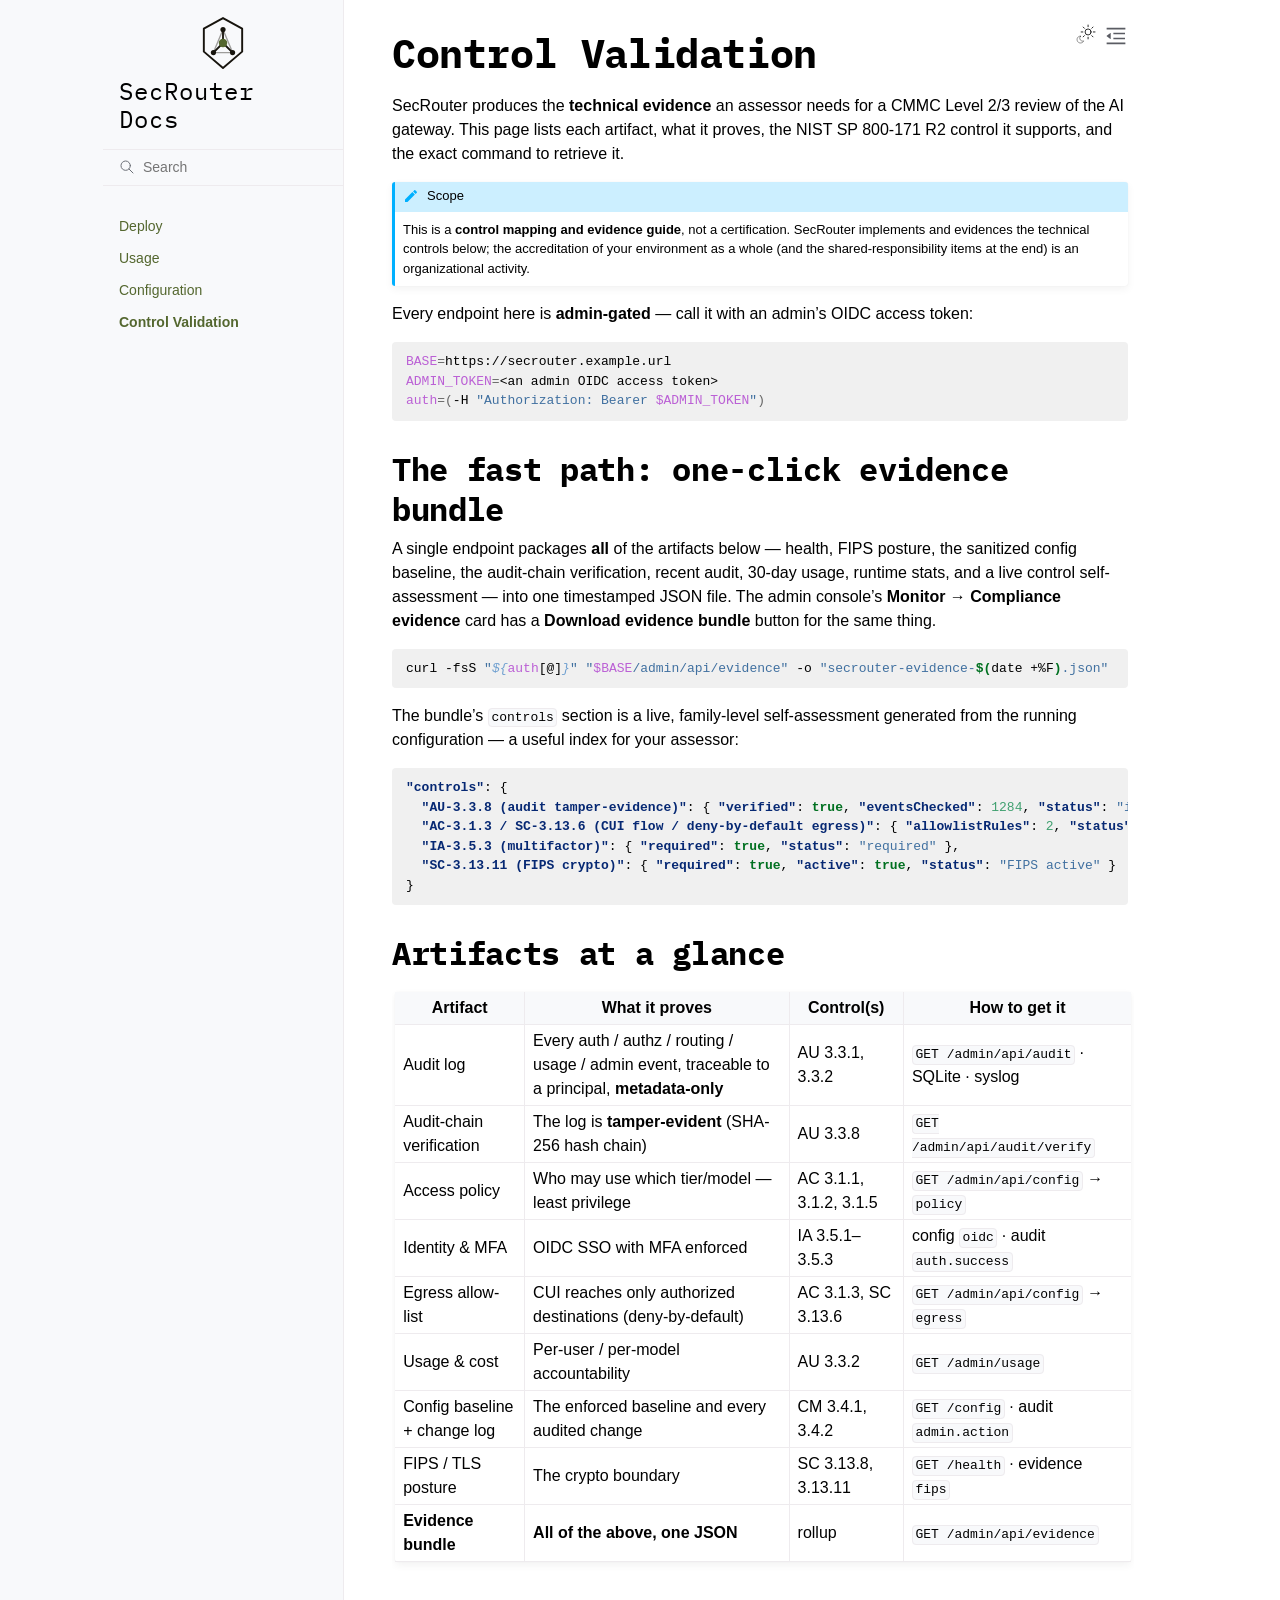
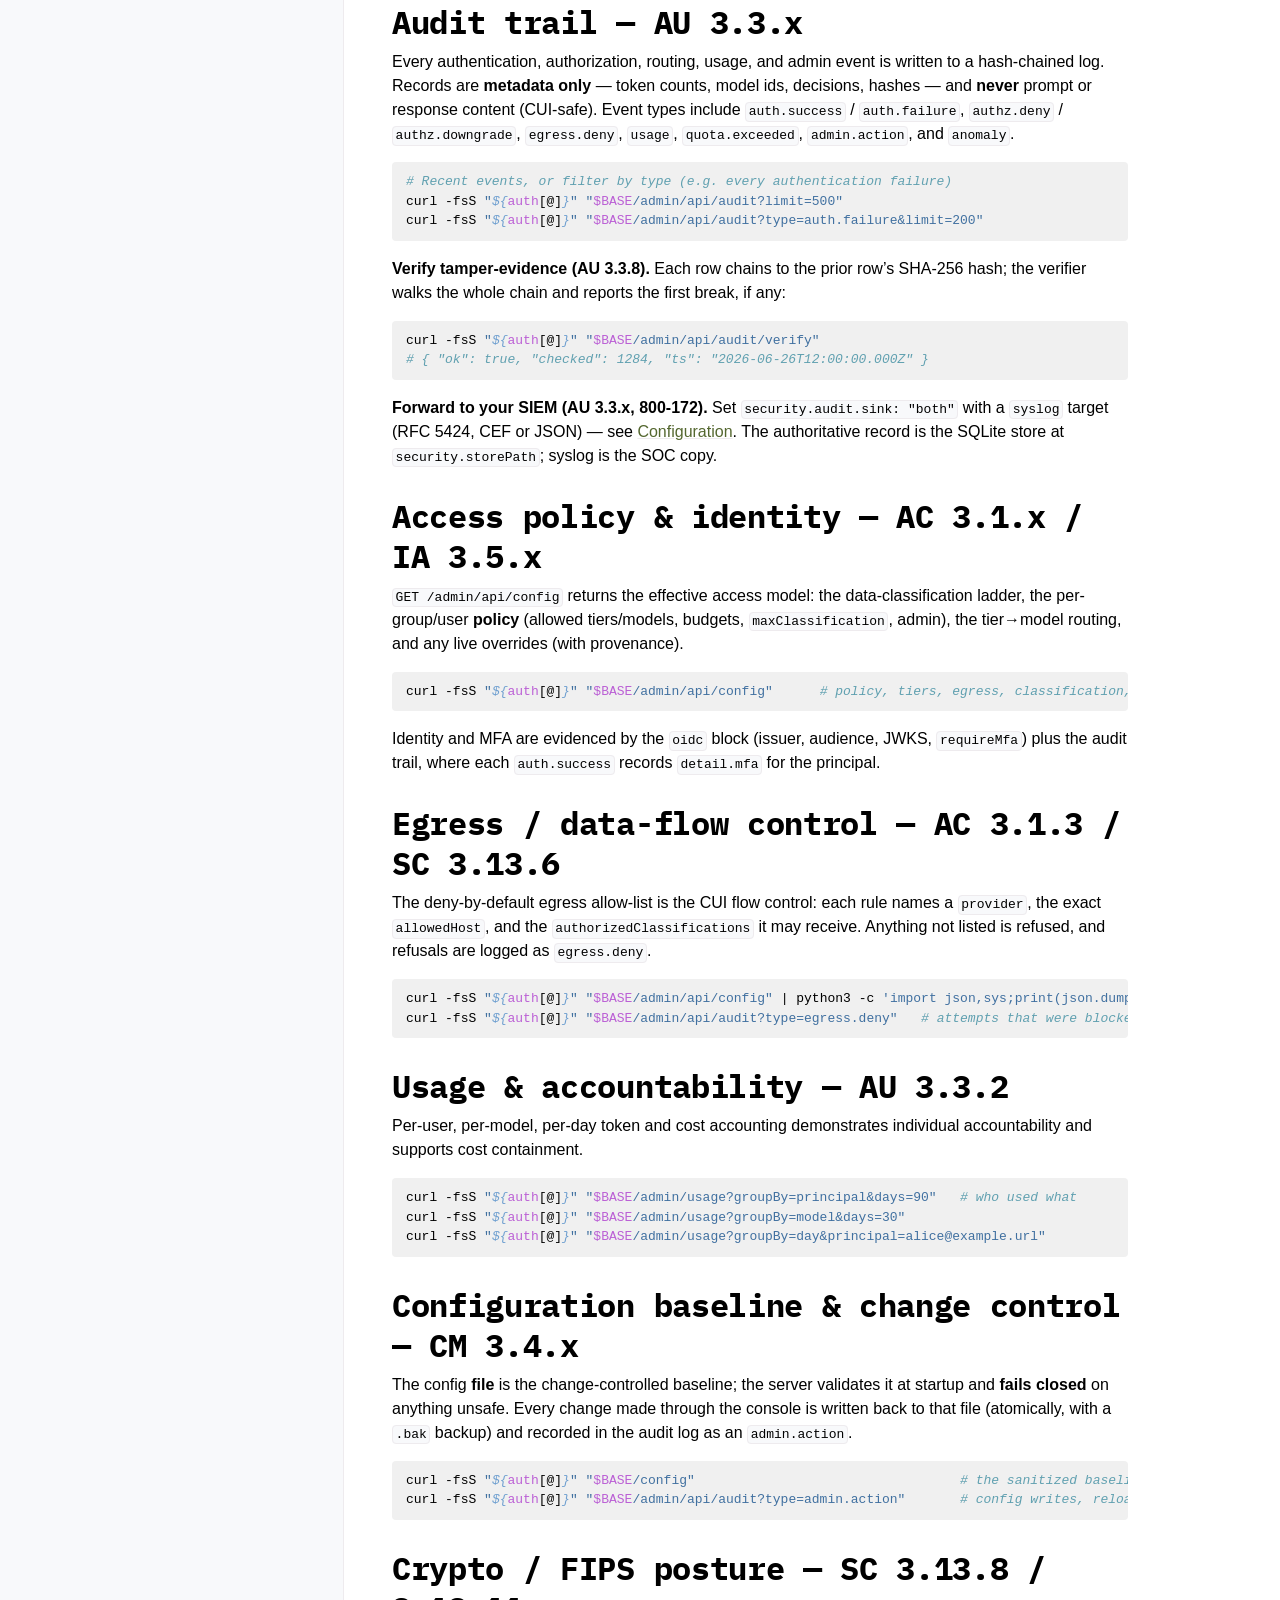
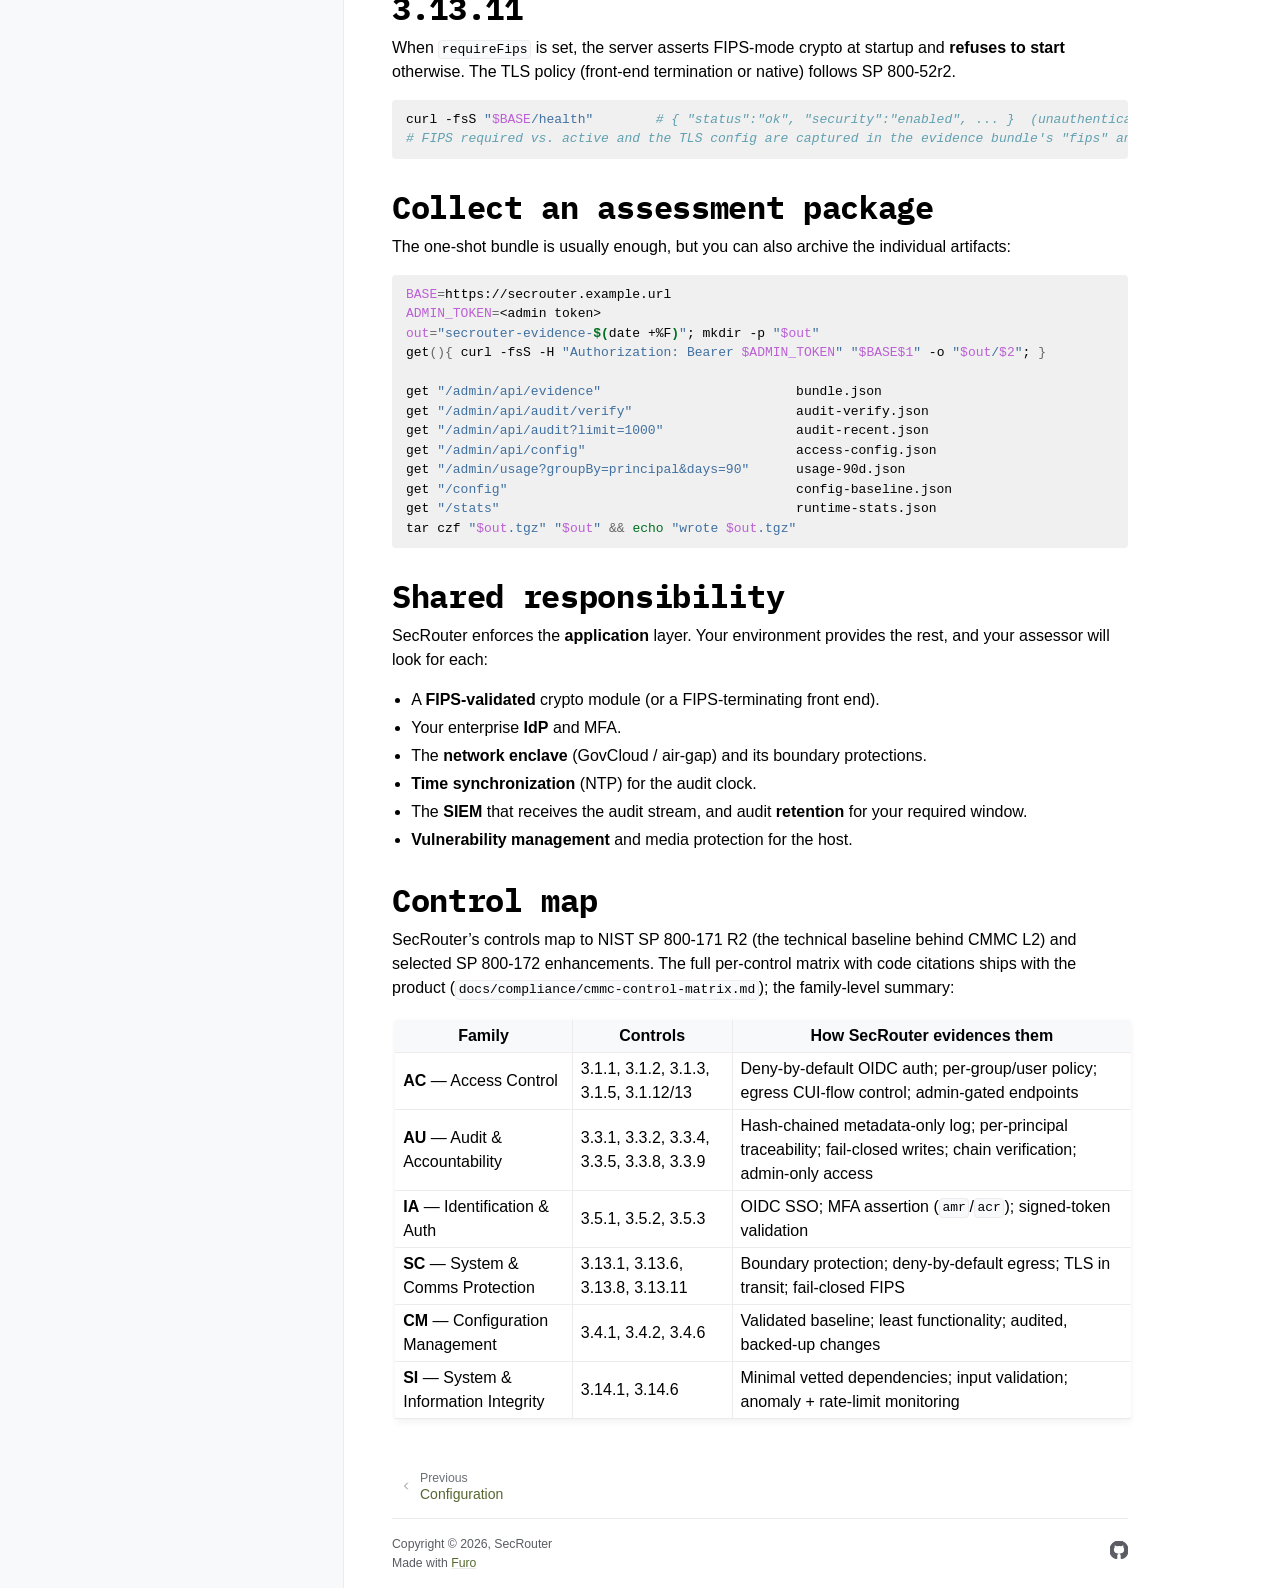
<file: docs/control-validation.html>
<!doctype html>
<html class="no-js" lang="en" data-content_root="./">
  <head><meta charset="utf-8">
    <meta name="viewport" content="width=device-width,initial-scale=1">
    <meta name="color-scheme" content="light dark"><meta name="viewport" content="width=device-width, initial-scale=1" />
<link rel="index" title="Index" href="genindex.html"><link rel="search" title="Search" href="search.html"><link rel="prev" title="Configuration" href="configuration.html">
        <link rel="prefetch" href="_static/logo-mark.svg" as="image">
        <link rel="prefetch" href="_static/logo-mark-dark.svg" as="image">

    <!-- Generated with Sphinx 7.4.7 and Furo 2025.12.19 -->
        <title>Control Validation - SecRouter Docs</title>
      <link rel="stylesheet" type="text/css" href="_static/pygments.css?v=d75fae25" />
    <link rel="stylesheet" type="text/css" href="_static/styles/furo.css?v=7bdb33bb" />
    <link rel="stylesheet" type="text/css" href="_static/styles/furo-extensions.css?v=8dab3a3b" />
    <link rel="stylesheet" type="text/css" href="_static/custom.css?v=11b728c8" />
    
    


<style>
  body {
    --color-code-background: #f0f0f0;
  --color-code-foreground: black;
  --color-brand-primary: #54672f;
  --color-brand-content: #54672f;
  
  }
  @media not print {
    body[data-theme="dark"] {
      --color-code-background: #272822;
  --color-code-foreground: #f8f8f2;
  --color-brand-primary: #aebb78;
  --color-brand-content: #aebb78;
  
    }
    @media (prefers-color-scheme: dark) {
      body:not([data-theme="light"]) {
        --color-code-background: #272822;
  --color-code-foreground: #f8f8f2;
  --color-brand-primary: #aebb78;
  --color-brand-content: #aebb78;
  
      }
    }
  }
</style></head>
  <body>
    
    <script>
      document.body.dataset.theme = localStorage.getItem("theme") || "auto";
    </script>
    

<svg xmlns="http://www.w3.org/2000/svg" style="display: none;">
  <symbol id="svg-toc" viewBox="0 0 24 24">
    <title>Contents</title>
    <svg stroke="currentColor" fill="currentColor" stroke-width="0" viewBox="0 0 1024 1024">
      <path d="M408 442h480c4.4 0 8-3.6 8-8v-56c0-4.4-3.6-8-8-8H408c-4.4 0-8 3.6-8 8v56c0 4.4 3.6 8 8 8zm-8 204c0 4.4 3.6 8 8 8h480c4.4 0 8-3.6 8-8v-56c0-4.4-3.6-8-8-8H408c-4.4 0-8 3.6-8 8v56zm504-486H120c-4.4 0-8 3.6-8 8v56c0 4.4 3.6 8 8 8h784c4.4 0 8-3.6 8-8v-56c0-4.4-3.6-8-8-8zm0 632H120c-4.4 0-8 3.6-8 8v56c0 4.4 3.6 8 8 8h784c4.4 0 8-3.6 8-8v-56c0-4.4-3.6-8-8-8zM115.4 518.9L271.7 642c5.8 4.6 14.4.5 14.4-6.9V388.9c0-7.4-8.5-11.5-14.4-6.9L115.4 505.1a8.74 8.74 0 0 0 0 13.8z"/>
    </svg>
  </symbol>
  <symbol id="svg-menu" viewBox="0 0 24 24">
    <title>Menu</title>
    <svg xmlns="http://www.w3.org/2000/svg" viewBox="0 0 24 24" fill="none" stroke="currentColor"
      stroke-width="2" stroke-linecap="round" stroke-linejoin="round" class="feather-menu">
      <line x1="3" y1="12" x2="21" y2="12"></line>
      <line x1="3" y1="6" x2="21" y2="6"></line>
      <line x1="3" y1="18" x2="21" y2="18"></line>
    </svg>
  </symbol>
  <symbol id="svg-arrow-right" viewBox="0 0 24 24">
    <title>Expand</title>
    <svg xmlns="http://www.w3.org/2000/svg" viewBox="0 0 24 24" fill="none" stroke="currentColor"
      stroke-width="2" stroke-linecap="round" stroke-linejoin="round" class="feather-chevron-right">
      <polyline points="9 18 15 12 9 6"></polyline>
    </svg>
  </symbol>
  <symbol id="svg-sun" viewBox="0 0 24 24">
    <title>Light mode</title>
    <svg xmlns="http://www.w3.org/2000/svg" viewBox="0 0 24 24" fill="none" stroke="currentColor"
      stroke-width="1" stroke-linecap="round" stroke-linejoin="round" class="feather-sun">
      <circle cx="12" cy="12" r="5"></circle>
      <line x1="12" y1="1" x2="12" y2="3"></line>
      <line x1="12" y1="21" x2="12" y2="23"></line>
      <line x1="4.22" y1="4.22" x2="5.64" y2="5.64"></line>
      <line x1="18.36" y1="18.36" x2="19.78" y2="19.78"></line>
      <line x1="1" y1="12" x2="3" y2="12"></line>
      <line x1="21" y1="12" x2="23" y2="12"></line>
      <line x1="4.22" y1="19.78" x2="5.64" y2="18.36"></line>
      <line x1="18.36" y1="5.64" x2="19.78" y2="4.22"></line>
    </svg>
  </symbol>
  <symbol id="svg-moon" viewBox="0 0 24 24">
    <title>Dark mode</title>
    <svg xmlns="http://www.w3.org/2000/svg" viewBox="0 0 24 24" fill="none" stroke="currentColor"
      stroke-width="1" stroke-linecap="round" stroke-linejoin="round" class="icon-tabler-moon">
      <path stroke="none" d="M0 0h24v24H0z" fill="none" />
      <path d="M12 3c.132 0 .263 0 .393 0a7.5 7.5 0 0 0 7.92 12.446a9 9 0 1 1 -8.313 -12.454z" />
    </svg>
  </symbol>
  <symbol id="svg-sun-with-moon" viewBox="0 0 24 24">
    <title>Auto light/dark, in light mode</title>
    <svg xmlns="http://www.w3.org/2000/svg" viewBox="0 0 24 24" fill="none" stroke="currentColor"
      stroke-width="1" stroke-linecap="round" stroke-linejoin="round"
      class="icon-custom-derived-from-feather-sun-and-tabler-moon">
      <path style="opacity: 50%" d="M 5.411 14.504 C 5.471 14.504 5.532 14.504 5.591 14.504 C 3.639 16.319 4.383 19.569 6.931 20.352 C 7.693 20.586 8.512 20.551 9.25 20.252 C 8.023 23.207 4.056 23.725 2.11 21.184 C 0.166 18.642 1.702 14.949 4.874 14.536 C 5.051 14.512 5.231 14.5 5.411 14.5 L 5.411 14.504 Z"/>
      <line x1="14.5" y1="3.25" x2="14.5" y2="1.25"/>
      <line x1="14.5" y1="15.85" x2="14.5" y2="17.85"/>
      <line x1="10.044" y1="5.094" x2="8.63" y2="3.68"/>
      <line x1="19" y1="14.05" x2="20.414" y2="15.464"/>
      <line x1="8.2" y1="9.55" x2="6.2" y2="9.55"/>
      <line x1="20.8" y1="9.55" x2="22.8" y2="9.55"/>
      <line x1="10.044" y1="14.006" x2="8.63" y2="15.42"/>
      <line x1="19" y1="5.05" x2="20.414" y2="3.636"/>
      <circle cx="14.5" cy="9.55" r="3.6"/>
    </svg>
  </symbol>
  <symbol id="svg-moon-with-sun" viewBox="0 0 24 24">
    <title>Auto light/dark, in dark mode</title>
    <svg xmlns="http://www.w3.org/2000/svg" viewBox="0 0 24 24" fill="none" stroke="currentColor"
      stroke-width="1" stroke-linecap="round" stroke-linejoin="round"
      class="icon-custom-derived-from-feather-sun-and-tabler-moon">
      <path d="M 8.282 7.007 C 8.385 7.007 8.494 7.007 8.595 7.007 C 5.18 10.184 6.481 15.869 10.942 17.24 C 12.275 17.648 13.706 17.589 15 17.066 C 12.851 22.236 5.91 23.143 2.505 18.696 C -0.897 14.249 1.791 7.786 7.342 7.063 C 7.652 7.021 7.965 7 8.282 7 L 8.282 7.007 Z"/>
      <line style="opacity: 50%" x1="18" y1="3.705" x2="18" y2="2.5"/>
      <line style="opacity: 50%" x1="18" y1="11.295" x2="18" y2="12.5"/>
      <line style="opacity: 50%" x1="15.316" y1="4.816" x2="14.464" y2="3.964"/>
      <line style="opacity: 50%" x1="20.711" y1="10.212" x2="21.563" y2="11.063"/>
      <line style="opacity: 50%" x1="14.205" y1="7.5" x2="13.001" y2="7.5"/>
      <line style="opacity: 50%" x1="21.795" y1="7.5" x2="23" y2="7.5"/>
      <line style="opacity: 50%" x1="15.316" y1="10.184" x2="14.464" y2="11.036"/>
      <line style="opacity: 50%" x1="20.711" y1="4.789" x2="21.563" y2="3.937"/>
      <circle style="opacity: 50%" cx="18" cy="7.5" r="2.169"/>
    </svg>
  </symbol>
  <symbol id="svg-pencil" viewBox="0 0 24 24">
    <svg xmlns="http://www.w3.org/2000/svg" viewBox="0 0 24 24" fill="none" stroke="currentColor"
      stroke-width="1" stroke-linecap="round" stroke-linejoin="round" class="icon-tabler-pencil-code">
      <path d="M4 20h4l10.5 -10.5a2.828 2.828 0 1 0 -4 -4l-10.5 10.5v4" />
      <path d="M13.5 6.5l4 4" />
      <path d="M20 21l2 -2l-2 -2" />
      <path d="M17 17l-2 2l2 2" />
    </svg>
  </symbol>
  <symbol id="svg-eye" viewBox="0 0 24 24">
    <svg xmlns="http://www.w3.org/2000/svg" viewBox="0 0 24 24" fill="none" stroke="currentColor"
      stroke-width="1" stroke-linecap="round" stroke-linejoin="round" class="icon-tabler-eye-code">
      <path stroke="none" d="M0 0h24v24H0z" fill="none" />
      <path d="M10 12a2 2 0 1 0 4 0a2 2 0 0 0 -4 0" />
      <path
        d="M11.11 17.958c-3.209 -.307 -5.91 -2.293 -8.11 -5.958c2.4 -4 5.4 -6 9 -6c3.6 0 6.6 2 9 6c-.21 .352 -.427 .688 -.647 1.008" />
      <path d="M20 21l2 -2l-2 -2" />
      <path d="M17 17l-2 2l2 2" />
    </svg>
  </symbol>
</svg>

<input type="checkbox" class="sidebar-toggle" name="__navigation" id="__navigation" aria-label="Toggle site navigation sidebar">
<input type="checkbox" class="sidebar-toggle" name="__toc" id="__toc" aria-label="Toggle table of contents sidebar">
<label class="overlay sidebar-overlay" for="__navigation"></label>
<label class="overlay toc-overlay" for="__toc"></label>

<a class="skip-to-content muted-link" href="#furo-main-content">Skip to content</a>



<div class="page">
  <header class="mobile-header">
    <div class="header-left">
      <label class="nav-overlay-icon" for="__navigation">
        <span class="icon"><svg><use href="#svg-menu"></use></svg></span>
      </label>
    </div>
    <div class="header-center">
      <a href="index.html"><div class="brand">SecRouter Docs</div></a>
    </div>
    <div class="header-right">
      <div class="theme-toggle-container theme-toggle-header">
        <button class="theme-toggle" aria-label="Toggle Light / Dark / Auto color theme">
          <svg class="theme-icon-when-auto-light"><use href="#svg-sun-with-moon"></use></svg>
          <svg class="theme-icon-when-auto-dark"><use href="#svg-moon-with-sun"></use></svg>
          <svg class="theme-icon-when-dark"><use href="#svg-moon"></use></svg>
          <svg class="theme-icon-when-light"><use href="#svg-sun"></use></svg>
        </button>
      </div>
      <label class="toc-overlay-icon toc-header-icon" for="__toc">
        <span class="icon"><svg><use href="#svg-toc"></use></svg></span>
      </label>
    </div>
  </header>
  <aside class="sidebar-drawer">
    <div class="sidebar-container">
      
      <div class="sidebar-sticky"><div class="sidebar-brand">
  <a class="sidebar-brand-logo-link" href="../index.html" title="SecRouter — main site">
    <div class="sidebar-logo-container">
      <img class="sidebar-logo only-light" src="_static/logo-mark.svg" alt="Light Logo"/>
      <img class="sidebar-logo only-dark" src="_static/logo-mark-dark.svg" alt="Dark Logo"/>
    </div>
  </a>
  
  <a class="sidebar-brand-name-link" href="index.html" title="Documentation home">
    <span class="sidebar-brand-text">SecRouter Docs</span>
  </a>
  
</div><form class="sidebar-search-container" method="get" action="search.html" role="search">
  <input class="sidebar-search" placeholder="Search" name="q" aria-label="Search">
  <input type="hidden" name="check_keywords" value="yes">
  <input type="hidden" name="area" value="default">
</form>
<div id="searchbox"></div><div class="sidebar-scroll"><div class="sidebar-tree">
  <ul class="current">
<li class="toctree-l1"><a class="reference internal" href="deploy.html">Deploy</a></li>
<li class="toctree-l1"><a class="reference internal" href="usage.html">Usage</a></li>
<li class="toctree-l1"><a class="reference internal" href="configuration.html">Configuration</a></li>
<li class="toctree-l1 current current-page"><a class="current reference internal" href="#">Control Validation</a></li>
</ul>

</div>
</div>

      </div>
      
    </div>
  </aside>
  <div class="main">
    <div class="content">
      <div class="article-container">
        <a href="#" class="back-to-top muted-link">
          <svg xmlns="http://www.w3.org/2000/svg" viewBox="0 0 24 24">
            <path d="M13 20h-2V8l-5.5 5.5-1.42-1.42L12 4.16l7.92 7.92-1.42 1.42L13 8v12z"></path>
          </svg>
          <span>Back to top</span>
        </a>
        <div class="content-icon-container">
          

<div class="theme-toggle-container theme-toggle-content">
            <button class="theme-toggle" aria-label="Toggle Light / Dark / Auto color theme">
              <svg class="theme-icon-when-auto-light"><use href="#svg-sun-with-moon"></use></svg>
              <svg class="theme-icon-when-auto-dark"><use href="#svg-moon-with-sun"></use></svg>
              <svg class="theme-icon-when-dark"><use href="#svg-moon"></use></svg>
              <svg class="theme-icon-when-light"><use href="#svg-sun"></use></svg>
            </button>
          </div>
          <label class="toc-overlay-icon toc-content-icon" for="__toc">
            <span class="icon"><svg><use href="#svg-toc"></use></svg></span>
          </label>
        </div>
        <article role="main" id="furo-main-content">
          <section id="control-validation">
<h1>Control Validation<a class="headerlink" href="#control-validation" title="Link to this heading">¶</a></h1>
<p>SecRouter produces the <strong>technical evidence</strong> an assessor needs for a CMMC Level 2/3 review of the AI gateway. This page lists each artifact, what it proves, the NIST SP 800-171 R2 control it supports, and the exact command to retrieve it.</p>
<div class="note admonition">
<p class="admonition-title">Scope</p>
<p>This is a <strong>control mapping and evidence guide</strong>, not a certification. SecRouter implements and evidences the technical controls below; the accreditation of your environment as a whole (and the shared-responsibility items at the end) is an organizational activity.</p>
</div>
<p>Every endpoint here is <strong>admin-gated</strong> — call it with an admin’s OIDC access token:</p>
<div class="highlight-bash notranslate"><div class="highlight"><pre><span></span><span class="nv">BASE</span><span class="o">=</span>https://secrouter.example.url
<span class="nv">ADMIN_TOKEN</span><span class="o">=</span>&lt;an<span class="w"> </span>admin<span class="w"> </span>OIDC<span class="w"> </span>access<span class="w"> </span>token&gt;
<span class="nv">auth</span><span class="o">=(</span>-H<span class="w"> </span><span class="s2">&quot;Authorization: Bearer </span><span class="nv">$ADMIN_TOKEN</span><span class="s2">&quot;</span><span class="o">)</span>
</pre></div>
</div>
<section id="the-fast-path-one-click-evidence-bundle">
<h2>The fast path: one-click evidence bundle<a class="headerlink" href="#the-fast-path-one-click-evidence-bundle" title="Link to this heading">¶</a></h2>
<p>A single endpoint packages <strong>all</strong> of the artifacts below — health, FIPS posture, the sanitized config baseline, the audit-chain verification, recent audit, 30-day usage, runtime stats, and a live control self-assessment — into one timestamped JSON file. The admin console’s <strong>Monitor → Compliance evidence</strong> card has a <strong>Download evidence bundle</strong> button for the same thing.</p>
<div class="highlight-bash notranslate"><div class="highlight"><pre><span></span>curl<span class="w"> </span>-fsS<span class="w"> </span><span class="s2">&quot;</span><span class="si">${</span><span class="nv">auth</span><span class="p">[@]</span><span class="si">}</span><span class="s2">&quot;</span><span class="w"> </span><span class="s2">&quot;</span><span class="nv">$BASE</span><span class="s2">/admin/api/evidence&quot;</span><span class="w"> </span>-o<span class="w"> </span><span class="s2">&quot;secrouter-evidence-</span><span class="k">$(</span>date<span class="w"> </span>+%F<span class="k">)</span><span class="s2">.json&quot;</span>
</pre></div>
</div>
<p>The bundle’s <code class="docutils literal notranslate"><span class="pre">controls</span></code> section is a live, family-level self-assessment generated from the running configuration — a useful index for your assessor:</p>
<div class="highlight-json notranslate"><div class="highlight"><pre><span></span><span class="nt">&quot;controls&quot;</span><span class="p">:</span><span class="w"> </span><span class="p">{</span>
<span class="w">  </span><span class="nt">&quot;AU-3.3.8 (audit tamper-evidence)&quot;</span><span class="p">:</span><span class="w"> </span><span class="p">{</span><span class="w"> </span><span class="nt">&quot;verified&quot;</span><span class="p">:</span><span class="w"> </span><span class="kc">true</span><span class="p">,</span><span class="w"> </span><span class="nt">&quot;eventsChecked&quot;</span><span class="p">:</span><span class="w"> </span><span class="mi">1284</span><span class="p">,</span><span class="w"> </span><span class="nt">&quot;status&quot;</span><span class="p">:</span><span class="w"> </span><span class="s2">&quot;intact&quot;</span><span class="w"> </span><span class="p">},</span>
<span class="w">  </span><span class="nt">&quot;AC-3.1.3 / SC-3.13.6 (CUI flow / deny-by-default egress)&quot;</span><span class="p">:</span><span class="w"> </span><span class="p">{</span><span class="w"> </span><span class="nt">&quot;allowlistRules&quot;</span><span class="p">:</span><span class="w"> </span><span class="mi">2</span><span class="p">,</span><span class="w"> </span><span class="nt">&quot;status&quot;</span><span class="p">:</span><span class="w"> </span><span class="s2">&quot;enforced&quot;</span><span class="w"> </span><span class="p">},</span>
<span class="w">  </span><span class="nt">&quot;IA-3.5.3 (multifactor)&quot;</span><span class="p">:</span><span class="w"> </span><span class="p">{</span><span class="w"> </span><span class="nt">&quot;required&quot;</span><span class="p">:</span><span class="w"> </span><span class="kc">true</span><span class="p">,</span><span class="w"> </span><span class="nt">&quot;status&quot;</span><span class="p">:</span><span class="w"> </span><span class="s2">&quot;required&quot;</span><span class="w"> </span><span class="p">},</span>
<span class="w">  </span><span class="nt">&quot;SC-3.13.11 (FIPS crypto)&quot;</span><span class="p">:</span><span class="w"> </span><span class="p">{</span><span class="w"> </span><span class="nt">&quot;required&quot;</span><span class="p">:</span><span class="w"> </span><span class="kc">true</span><span class="p">,</span><span class="w"> </span><span class="nt">&quot;active&quot;</span><span class="p">:</span><span class="w"> </span><span class="kc">true</span><span class="p">,</span><span class="w"> </span><span class="nt">&quot;status&quot;</span><span class="p">:</span><span class="w"> </span><span class="s2">&quot;FIPS active&quot;</span><span class="w"> </span><span class="p">}</span>
<span class="p">}</span>
</pre></div>
</div>
</section>
<section id="artifacts-at-a-glance">
<h2>Artifacts at a glance<a class="headerlink" href="#artifacts-at-a-glance" title="Link to this heading">¶</a></h2>
<div class="table-wrapper colwidths-auto docutils container">
<table class="docutils align-default">
<thead>
<tr class="row-odd"><th class="head"><p>Artifact</p></th>
<th class="head"><p>What it proves</p></th>
<th class="head"><p>Control(s)</p></th>
<th class="head"><p>How to get it</p></th>
</tr>
</thead>
<tbody>
<tr class="row-even"><td><p>Audit log</p></td>
<td><p>Every auth / authz / routing / usage / admin event, traceable to a principal, <strong>metadata-only</strong></p></td>
<td><p>AU 3.3.1, 3.3.2</p></td>
<td><p><code class="docutils literal notranslate"><span class="pre">GET</span> <span class="pre">/admin/api/audit</span></code> · SQLite · syslog</p></td>
</tr>
<tr class="row-odd"><td><p>Audit-chain verification</p></td>
<td><p>The log is <strong>tamper-evident</strong> (SHA-256 hash chain)</p></td>
<td><p>AU 3.3.8</p></td>
<td><p><code class="docutils literal notranslate"><span class="pre">GET</span> <span class="pre">/admin/api/audit/verify</span></code></p></td>
</tr>
<tr class="row-even"><td><p>Access policy</p></td>
<td><p>Who may use which tier/model — least privilege</p></td>
<td><p>AC 3.1.1, 3.1.2, 3.1.5</p></td>
<td><p><code class="docutils literal notranslate"><span class="pre">GET</span> <span class="pre">/admin/api/config</span></code> → <code class="docutils literal notranslate"><span class="pre">policy</span></code></p></td>
</tr>
<tr class="row-odd"><td><p>Identity &amp; MFA</p></td>
<td><p>OIDC SSO with MFA enforced</p></td>
<td><p>IA 3.5.1–3.5.3</p></td>
<td><p>config <code class="docutils literal notranslate"><span class="pre">oidc</span></code> · audit <code class="docutils literal notranslate"><span class="pre">auth.success</span></code></p></td>
</tr>
<tr class="row-even"><td><p>Egress allow-list</p></td>
<td><p>CUI reaches only authorized destinations (deny-by-default)</p></td>
<td><p>AC 3.1.3, SC 3.13.6</p></td>
<td><p><code class="docutils literal notranslate"><span class="pre">GET</span> <span class="pre">/admin/api/config</span></code> → <code class="docutils literal notranslate"><span class="pre">egress</span></code></p></td>
</tr>
<tr class="row-odd"><td><p>Usage &amp; cost</p></td>
<td><p>Per-user / per-model accountability</p></td>
<td><p>AU 3.3.2</p></td>
<td><p><code class="docutils literal notranslate"><span class="pre">GET</span> <span class="pre">/admin/usage</span></code></p></td>
</tr>
<tr class="row-even"><td><p>Config baseline + change log</p></td>
<td><p>The enforced baseline and every audited change</p></td>
<td><p>CM 3.4.1, 3.4.2</p></td>
<td><p><code class="docutils literal notranslate"><span class="pre">GET</span> <span class="pre">/config</span></code> · audit <code class="docutils literal notranslate"><span class="pre">admin.action</span></code></p></td>
</tr>
<tr class="row-odd"><td><p>FIPS / TLS posture</p></td>
<td><p>The crypto boundary</p></td>
<td><p>SC 3.13.8, 3.13.11</p></td>
<td><p><code class="docutils literal notranslate"><span class="pre">GET</span> <span class="pre">/health</span></code> · evidence <code class="docutils literal notranslate"><span class="pre">fips</span></code></p></td>
</tr>
<tr class="row-even"><td><p><strong>Evidence bundle</strong></p></td>
<td><p><strong>All of the above, one JSON</strong></p></td>
<td><p>rollup</p></td>
<td><p><code class="docutils literal notranslate"><span class="pre">GET</span> <span class="pre">/admin/api/evidence</span></code></p></td>
</tr>
</tbody>
</table>
</div>
</section>
<section id="audit-trail-au-3-3-x">
<h2>Audit trail — AU 3.3.x<a class="headerlink" href="#audit-trail-au-3-3-x" title="Link to this heading">¶</a></h2>
<p>Every authentication, authorization, routing, usage, and admin event is written to a hash-chained log. Records are <strong>metadata only</strong> — token counts, model ids, decisions, hashes — and <strong>never</strong> prompt or response content (CUI-safe). Event types include <code class="docutils literal notranslate"><span class="pre">auth.success</span></code> / <code class="docutils literal notranslate"><span class="pre">auth.failure</span></code>, <code class="docutils literal notranslate"><span class="pre">authz.deny</span></code> / <code class="docutils literal notranslate"><span class="pre">authz.downgrade</span></code>, <code class="docutils literal notranslate"><span class="pre">egress.deny</span></code>, <code class="docutils literal notranslate"><span class="pre">usage</span></code>, <code class="docutils literal notranslate"><span class="pre">quota.exceeded</span></code>, <code class="docutils literal notranslate"><span class="pre">admin.action</span></code>, and <code class="docutils literal notranslate"><span class="pre">anomaly</span></code>.</p>
<div class="highlight-bash notranslate"><div class="highlight"><pre><span></span><span class="c1"># Recent events, or filter by type (e.g. every authentication failure)</span>
curl<span class="w"> </span>-fsS<span class="w"> </span><span class="s2">&quot;</span><span class="si">${</span><span class="nv">auth</span><span class="p">[@]</span><span class="si">}</span><span class="s2">&quot;</span><span class="w"> </span><span class="s2">&quot;</span><span class="nv">$BASE</span><span class="s2">/admin/api/audit?limit=500&quot;</span>
curl<span class="w"> </span>-fsS<span class="w"> </span><span class="s2">&quot;</span><span class="si">${</span><span class="nv">auth</span><span class="p">[@]</span><span class="si">}</span><span class="s2">&quot;</span><span class="w"> </span><span class="s2">&quot;</span><span class="nv">$BASE</span><span class="s2">/admin/api/audit?type=auth.failure&amp;limit=200&quot;</span>
</pre></div>
</div>
<p><strong>Verify tamper-evidence (AU 3.3.8).</strong> Each row chains to the prior row’s SHA-256 hash; the verifier walks the whole chain and reports the first break, if any:</p>
<div class="highlight-bash notranslate"><div class="highlight"><pre><span></span>curl<span class="w"> </span>-fsS<span class="w"> </span><span class="s2">&quot;</span><span class="si">${</span><span class="nv">auth</span><span class="p">[@]</span><span class="si">}</span><span class="s2">&quot;</span><span class="w"> </span><span class="s2">&quot;</span><span class="nv">$BASE</span><span class="s2">/admin/api/audit/verify&quot;</span>
<span class="c1"># { &quot;ok&quot;: true, &quot;checked&quot;: 1284, &quot;ts&quot;: &quot;2026-06-26T12:00:00.000Z&quot; }</span>
</pre></div>
</div>
<p><strong>Forward to your SIEM (AU 3.3.x, 800-172).</strong> Set <code class="docutils literal notranslate"><span class="pre">security.audit.sink:</span> <span class="pre">&quot;both&quot;</span></code> with a <code class="docutils literal notranslate"><span class="pre">syslog</span></code> target (RFC 5424, CEF or JSON) — see <a class="reference internal" href="configuration.html"><span class="std std-doc">Configuration</span></a>. The authoritative record is the SQLite store at <code class="docutils literal notranslate"><span class="pre">security.storePath</span></code>; syslog is the SOC copy.</p>
</section>
<section id="access-policy-identity-ac-3-1-x-ia-3-5-x">
<h2>Access policy &amp; identity — AC 3.1.x / IA 3.5.x<a class="headerlink" href="#access-policy-identity-ac-3-1-x-ia-3-5-x" title="Link to this heading">¶</a></h2>
<p><code class="docutils literal notranslate"><span class="pre">GET</span> <span class="pre">/admin/api/config</span></code> returns the effective access model: the data-classification ladder, the per-group/user <strong>policy</strong> (allowed tiers/models, budgets, <code class="docutils literal notranslate"><span class="pre">maxClassification</span></code>, admin), the tier→model routing, and any live overrides (with provenance).</p>
<div class="highlight-bash notranslate"><div class="highlight"><pre><span></span>curl<span class="w"> </span>-fsS<span class="w"> </span><span class="s2">&quot;</span><span class="si">${</span><span class="nv">auth</span><span class="p">[@]</span><span class="si">}</span><span class="s2">&quot;</span><span class="w"> </span><span class="s2">&quot;</span><span class="nv">$BASE</span><span class="s2">/admin/api/config&quot;</span><span class="w">      </span><span class="c1"># policy, tiers, egress, classification, overrides</span>
</pre></div>
</div>
<p>Identity and MFA are evidenced by the <code class="docutils literal notranslate"><span class="pre">oidc</span></code> block (issuer, audience, JWKS, <code class="docutils literal notranslate"><span class="pre">requireMfa</span></code>) plus the audit trail, where each <code class="docutils literal notranslate"><span class="pre">auth.success</span></code> records <code class="docutils literal notranslate"><span class="pre">detail.mfa</span></code> for the principal.</p>
</section>
<section id="egress-data-flow-control-ac-3-1-3-sc-3-13-6">
<h2>Egress / data-flow control — AC 3.1.3 / SC 3.13.6<a class="headerlink" href="#egress-data-flow-control-ac-3-1-3-sc-3-13-6" title="Link to this heading">¶</a></h2>
<p>The deny-by-default egress allow-list is the CUI flow control: each rule names a <code class="docutils literal notranslate"><span class="pre">provider</span></code>, the exact <code class="docutils literal notranslate"><span class="pre">allowedHost</span></code>, and the <code class="docutils literal notranslate"><span class="pre">authorizedClassifications</span></code> it may receive. Anything not listed is refused, and refusals are logged as <code class="docutils literal notranslate"><span class="pre">egress.deny</span></code>.</p>
<div class="highlight-bash notranslate"><div class="highlight"><pre><span></span>curl<span class="w"> </span>-fsS<span class="w"> </span><span class="s2">&quot;</span><span class="si">${</span><span class="nv">auth</span><span class="p">[@]</span><span class="si">}</span><span class="s2">&quot;</span><span class="w"> </span><span class="s2">&quot;</span><span class="nv">$BASE</span><span class="s2">/admin/api/config&quot;</span><span class="w"> </span><span class="p">|</span><span class="w"> </span>python3<span class="w"> </span>-c<span class="w"> </span><span class="s1">&#39;import json,sys;print(json.dumps(json.load(sys.stdin)[&quot;egress&quot;],indent=2))&#39;</span>
curl<span class="w"> </span>-fsS<span class="w"> </span><span class="s2">&quot;</span><span class="si">${</span><span class="nv">auth</span><span class="p">[@]</span><span class="si">}</span><span class="s2">&quot;</span><span class="w"> </span><span class="s2">&quot;</span><span class="nv">$BASE</span><span class="s2">/admin/api/audit?type=egress.deny&quot;</span><span class="w">   </span><span class="c1"># attempts that were blocked</span>
</pre></div>
</div>
</section>
<section id="usage-accountability-au-3-3-2">
<h2>Usage &amp; accountability — AU 3.3.2<a class="headerlink" href="#usage-accountability-au-3-3-2" title="Link to this heading">¶</a></h2>
<p>Per-user, per-model, per-day token and cost accounting demonstrates individual accountability and supports cost containment.</p>
<div class="highlight-bash notranslate"><div class="highlight"><pre><span></span>curl<span class="w"> </span>-fsS<span class="w"> </span><span class="s2">&quot;</span><span class="si">${</span><span class="nv">auth</span><span class="p">[@]</span><span class="si">}</span><span class="s2">&quot;</span><span class="w"> </span><span class="s2">&quot;</span><span class="nv">$BASE</span><span class="s2">/admin/usage?groupBy=principal&amp;days=90&quot;</span><span class="w">   </span><span class="c1"># who used what</span>
curl<span class="w"> </span>-fsS<span class="w"> </span><span class="s2">&quot;</span><span class="si">${</span><span class="nv">auth</span><span class="p">[@]</span><span class="si">}</span><span class="s2">&quot;</span><span class="w"> </span><span class="s2">&quot;</span><span class="nv">$BASE</span><span class="s2">/admin/usage?groupBy=model&amp;days=30&quot;</span>
curl<span class="w"> </span>-fsS<span class="w"> </span><span class="s2">&quot;</span><span class="si">${</span><span class="nv">auth</span><span class="p">[@]</span><span class="si">}</span><span class="s2">&quot;</span><span class="w"> </span><span class="s2">&quot;</span><span class="nv">$BASE</span><span class="s2">/admin/usage?groupBy=day&amp;principal=alice@example.url&quot;</span>
</pre></div>
</div>
</section>
<section id="configuration-baseline-change-control-cm-3-4-x">
<h2>Configuration baseline &amp; change control — CM 3.4.x<a class="headerlink" href="#configuration-baseline-change-control-cm-3-4-x" title="Link to this heading">¶</a></h2>
<p>The config <strong>file</strong> is the change-controlled baseline; the server validates it at startup and <strong>fails closed</strong> on anything unsafe. Every change made through the console is written back to that file (atomically, with a <code class="docutils literal notranslate"><span class="pre">.bak</span></code> backup) and recorded in the audit log as an <code class="docutils literal notranslate"><span class="pre">admin.action</span></code>.</p>
<div class="highlight-bash notranslate"><div class="highlight"><pre><span></span>curl<span class="w"> </span>-fsS<span class="w"> </span><span class="s2">&quot;</span><span class="si">${</span><span class="nv">auth</span><span class="p">[@]</span><span class="si">}</span><span class="s2">&quot;</span><span class="w"> </span><span class="s2">&quot;</span><span class="nv">$BASE</span><span class="s2">/config&quot;</span><span class="w">                                  </span><span class="c1"># the sanitized baseline (secrets redacted)</span>
curl<span class="w"> </span>-fsS<span class="w"> </span><span class="s2">&quot;</span><span class="si">${</span><span class="nv">auth</span><span class="p">[@]</span><span class="si">}</span><span class="s2">&quot;</span><span class="w"> </span><span class="s2">&quot;</span><span class="nv">$BASE</span><span class="s2">/admin/api/audit?type=admin.action&quot;</span><span class="w">       </span><span class="c1"># config writes, reloads, restarts, policy edits</span>
</pre></div>
</div>
</section>
<section id="crypto-fips-posture-sc-3-13-8-3-13-11">
<h2>Crypto / FIPS posture — SC 3.13.8 / 3.13.11<a class="headerlink" href="#crypto-fips-posture-sc-3-13-8-3-13-11" title="Link to this heading">¶</a></h2>
<p>When <code class="docutils literal notranslate"><span class="pre">requireFips</span></code> is set, the server asserts FIPS-mode crypto at startup and <strong>refuses to start</strong> otherwise. The TLS policy (front-end termination or native) follows SP 800-52r2.</p>
<div class="highlight-bash notranslate"><div class="highlight"><pre><span></span>curl<span class="w"> </span>-fsS<span class="w"> </span><span class="s2">&quot;</span><span class="nv">$BASE</span><span class="s2">/health&quot;</span><span class="w">        </span><span class="c1"># { &quot;status&quot;:&quot;ok&quot;, &quot;security&quot;:&quot;enabled&quot;, ... }  (unauthenticated liveness)</span>
<span class="c1"># FIPS required vs. active and the TLS config are captured in the evidence bundle&#39;s &quot;fips&quot; and &quot;config.security.tls&quot;.</span>
</pre></div>
</div>
</section>
<section id="collect-an-assessment-package">
<h2>Collect an assessment package<a class="headerlink" href="#collect-an-assessment-package" title="Link to this heading">¶</a></h2>
<p>The one-shot bundle is usually enough, but you can also archive the individual artifacts:</p>
<div class="highlight-bash notranslate"><div class="highlight"><pre><span></span><span class="nv">BASE</span><span class="o">=</span>https://secrouter.example.url
<span class="nv">ADMIN_TOKEN</span><span class="o">=</span>&lt;admin<span class="w"> </span>token&gt;
<span class="nv">out</span><span class="o">=</span><span class="s2">&quot;secrouter-evidence-</span><span class="k">$(</span>date<span class="w"> </span>+%F<span class="k">)</span><span class="s2">&quot;</span><span class="p">;</span><span class="w"> </span>mkdir<span class="w"> </span>-p<span class="w"> </span><span class="s2">&quot;</span><span class="nv">$out</span><span class="s2">&quot;</span>
get<span class="o">(){</span><span class="w"> </span>curl<span class="w"> </span>-fsS<span class="w"> </span>-H<span class="w"> </span><span class="s2">&quot;Authorization: Bearer </span><span class="nv">$ADMIN_TOKEN</span><span class="s2">&quot;</span><span class="w"> </span><span class="s2">&quot;</span><span class="nv">$BASE$1</span><span class="s2">&quot;</span><span class="w"> </span>-o<span class="w"> </span><span class="s2">&quot;</span><span class="nv">$out</span><span class="s2">/</span><span class="nv">$2</span><span class="s2">&quot;</span><span class="p">;</span><span class="w"> </span><span class="o">}</span>

get<span class="w"> </span><span class="s2">&quot;/admin/api/evidence&quot;</span><span class="w">                         </span>bundle.json
get<span class="w"> </span><span class="s2">&quot;/admin/api/audit/verify&quot;</span><span class="w">                     </span>audit-verify.json
get<span class="w"> </span><span class="s2">&quot;/admin/api/audit?limit=1000&quot;</span><span class="w">                 </span>audit-recent.json
get<span class="w"> </span><span class="s2">&quot;/admin/api/config&quot;</span><span class="w">                           </span>access-config.json
get<span class="w"> </span><span class="s2">&quot;/admin/usage?groupBy=principal&amp;days=90&quot;</span><span class="w">      </span>usage-90d.json
get<span class="w"> </span><span class="s2">&quot;/config&quot;</span><span class="w">                                     </span>config-baseline.json
get<span class="w"> </span><span class="s2">&quot;/stats&quot;</span><span class="w">                                      </span>runtime-stats.json
tar<span class="w"> </span>czf<span class="w"> </span><span class="s2">&quot;</span><span class="nv">$out</span><span class="s2">.tgz&quot;</span><span class="w"> </span><span class="s2">&quot;</span><span class="nv">$out</span><span class="s2">&quot;</span><span class="w"> </span><span class="o">&amp;&amp;</span><span class="w"> </span><span class="nb">echo</span><span class="w"> </span><span class="s2">&quot;wrote </span><span class="nv">$out</span><span class="s2">.tgz&quot;</span>
</pre></div>
</div>
</section>
<section id="shared-responsibility">
<h2>Shared responsibility<a class="headerlink" href="#shared-responsibility" title="Link to this heading">¶</a></h2>
<p>SecRouter enforces the <strong>application</strong> layer. Your environment provides the rest, and your assessor will look for each:</p>
<ul class="simple">
<li><p>A <strong>FIPS-validated</strong> crypto module (or a FIPS-terminating front end).</p></li>
<li><p>Your enterprise <strong>IdP</strong> and MFA.</p></li>
<li><p>The <strong>network enclave</strong> (GovCloud / air-gap) and its boundary protections.</p></li>
<li><p><strong>Time synchronization</strong> (NTP) for the audit clock.</p></li>
<li><p>The <strong>SIEM</strong> that receives the audit stream, and audit <strong>retention</strong> for your required window.</p></li>
<li><p><strong>Vulnerability management</strong> and media protection for the host.</p></li>
</ul>
</section>
<section id="control-map">
<h2>Control map<a class="headerlink" href="#control-map" title="Link to this heading">¶</a></h2>
<p>SecRouter’s controls map to NIST SP 800-171 R2 (the technical baseline behind CMMC L2) and selected SP 800-172 enhancements. The full per-control matrix with code citations ships with the product (<code class="docutils literal notranslate"><span class="pre">docs/compliance/cmmc-control-matrix.md</span></code>); the family-level summary:</p>
<div class="table-wrapper colwidths-auto docutils container">
<table class="docutils align-default">
<thead>
<tr class="row-odd"><th class="head"><p>Family</p></th>
<th class="head"><p>Controls</p></th>
<th class="head"><p>How SecRouter evidences them</p></th>
</tr>
</thead>
<tbody>
<tr class="row-even"><td><p><strong>AC</strong> — Access Control</p></td>
<td><p>3.1.1, 3.1.2, 3.1.3, 3.1.5, 3.1.12/13</p></td>
<td><p>Deny-by-default OIDC auth; per-group/user policy; egress CUI-flow control; admin-gated endpoints</p></td>
</tr>
<tr class="row-odd"><td><p><strong>AU</strong> — Audit &amp; Accountability</p></td>
<td><p>3.3.1, 3.3.2, 3.3.4, 3.3.5, 3.3.8, 3.3.9</p></td>
<td><p>Hash-chained metadata-only log; per-principal traceability; fail-closed writes; chain verification; admin-only access</p></td>
</tr>
<tr class="row-even"><td><p><strong>IA</strong> — Identification &amp; Auth</p></td>
<td><p>3.5.1, 3.5.2, 3.5.3</p></td>
<td><p>OIDC SSO; MFA assertion (<code class="docutils literal notranslate"><span class="pre">amr</span></code>/<code class="docutils literal notranslate"><span class="pre">acr</span></code>); signed-token validation</p></td>
</tr>
<tr class="row-odd"><td><p><strong>SC</strong> — System &amp; Comms Protection</p></td>
<td><p>3.13.1, 3.13.6, 3.13.8, 3.13.11</p></td>
<td><p>Boundary protection; deny-by-default egress; TLS in transit; fail-closed FIPS</p></td>
</tr>
<tr class="row-even"><td><p><strong>CM</strong> — Configuration Management</p></td>
<td><p>3.4.1, 3.4.2, 3.4.6</p></td>
<td><p>Validated baseline; least functionality; audited, backed-up changes</p></td>
</tr>
<tr class="row-odd"><td><p><strong>SI</strong> — System &amp; Information Integrity</p></td>
<td><p>3.14.1, 3.14.6</p></td>
<td><p>Minimal vetted dependencies; input validation; anomaly + rate-limit monitoring</p></td>
</tr>
</tbody>
</table>
</div>
</section>
</section>

        </article>
      </div>
      <footer>
        
        <div class="related-pages">
          
          <a class="prev-page" href="configuration.html">
              <svg class="furo-related-icon"><use href="#svg-arrow-right"></use></svg>
              <div class="page-info">
                <div class="context">
                  <span>Previous</span>
                </div>
                
                <div class="title">Configuration</div>
                
              </div>
            </a>
        </div>
        <div class="bottom-of-page">
          <div class="left-details">
            <div class="copyright">
                Copyright &#169; 2026, SecRouter
            </div>
            Made with 
            <a href="https://github.com/pradyunsg/furo">Furo</a>
            
          </div>
          <div class="right-details">
            <div class="icons">
              <a class="muted-link " href="https://git.secrouter.io/spaceProbe/secrouter" aria-label="GitHub"><svg stroke="currentColor" fill="currentColor" viewBox="0 0 16 16" width="20" height="20"><path d="M8 0C3.58 0 0 3.58 0 8c0 3.54 2.29 6.53 5.47 7.59.4.07.55-.17.55-.38 0-.19-.01-.82-.01-1.49-2.01.37-2.53-.49-2.69-.94-.09-.23-.48-.94-.82-1.13-.28-.15-.68-.52-.01-.53.63-.01 1.08.58 1.23.82.72 1.21 1.87.87 2.33.66.07-.52.28-.87.51-1.07-1.78-.2-3.64-.89-3.64-3.95 0-.87.31-1.59.82-2.15-.08-.2-.36-1.02.08-2.12 0 0 .67-.21 2.2.82.64-.18 1.32-.27 2-.27.68 0 1.36.09 2 .27 1.53-1.04 2.2-.82 2.2-.82.44 1.1.16 1.92.08 2.12.51.56.82 1.27.82 2.15 0 3.07-1.87 3.75-3.65 3.95.29.25.54.73.54 1.48 0 1.07-.01 1.93-.01 2.2 0 .21.15.46.55.38A8.01 8.01 0 0 0 16 8c0-4.42-3.58-8-8-8z"/></svg></a>
              
            </div>
          </div>
        </div>
        
      </footer>
    </div>
    <aside class="toc-drawer">
      
      
      <div class="toc-sticky toc-scroll">
        <div class="toc-title-container">
          <span class="toc-title">
            On this page
          </span>
        </div>
        <div class="toc-tree-container">
          <div class="toc-tree">
            <ul>
<li><a class="reference internal" href="#">Control Validation</a><ul>
<li><a class="reference internal" href="#the-fast-path-one-click-evidence-bundle">The fast path: one-click evidence bundle</a></li>
<li><a class="reference internal" href="#artifacts-at-a-glance">Artifacts at a glance</a></li>
<li><a class="reference internal" href="#audit-trail-au-3-3-x">Audit trail — AU 3.3.x</a></li>
<li><a class="reference internal" href="#access-policy-identity-ac-3-1-x-ia-3-5-x">Access policy &amp; identity — AC 3.1.x / IA 3.5.x</a></li>
<li><a class="reference internal" href="#egress-data-flow-control-ac-3-1-3-sc-3-13-6">Egress / data-flow control — AC 3.1.3 / SC 3.13.6</a></li>
<li><a class="reference internal" href="#usage-accountability-au-3-3-2">Usage &amp; accountability — AU 3.3.2</a></li>
<li><a class="reference internal" href="#configuration-baseline-change-control-cm-3-4-x">Configuration baseline &amp; change control — CM 3.4.x</a></li>
<li><a class="reference internal" href="#crypto-fips-posture-sc-3-13-8-3-13-11">Crypto / FIPS posture — SC 3.13.8 / 3.13.11</a></li>
<li><a class="reference internal" href="#collect-an-assessment-package">Collect an assessment package</a></li>
<li><a class="reference internal" href="#shared-responsibility">Shared responsibility</a></li>
<li><a class="reference internal" href="#control-map">Control map</a></li>
</ul>
</li>
</ul>

          </div>
        </div>
      </div>
      
      
    </aside>
  </div>
</div><script src="_static/documentation_options.js?v=2882ecd3"></script>
    <script src="_static/doctools.js?v=9a2dae69"></script>
    <script src="_static/sphinx_highlight.js?v=dc90522c"></script>
    <script src="_static/scripts/furo.js?v=46bd48cc"></script>
    </body>
</html>
</file>
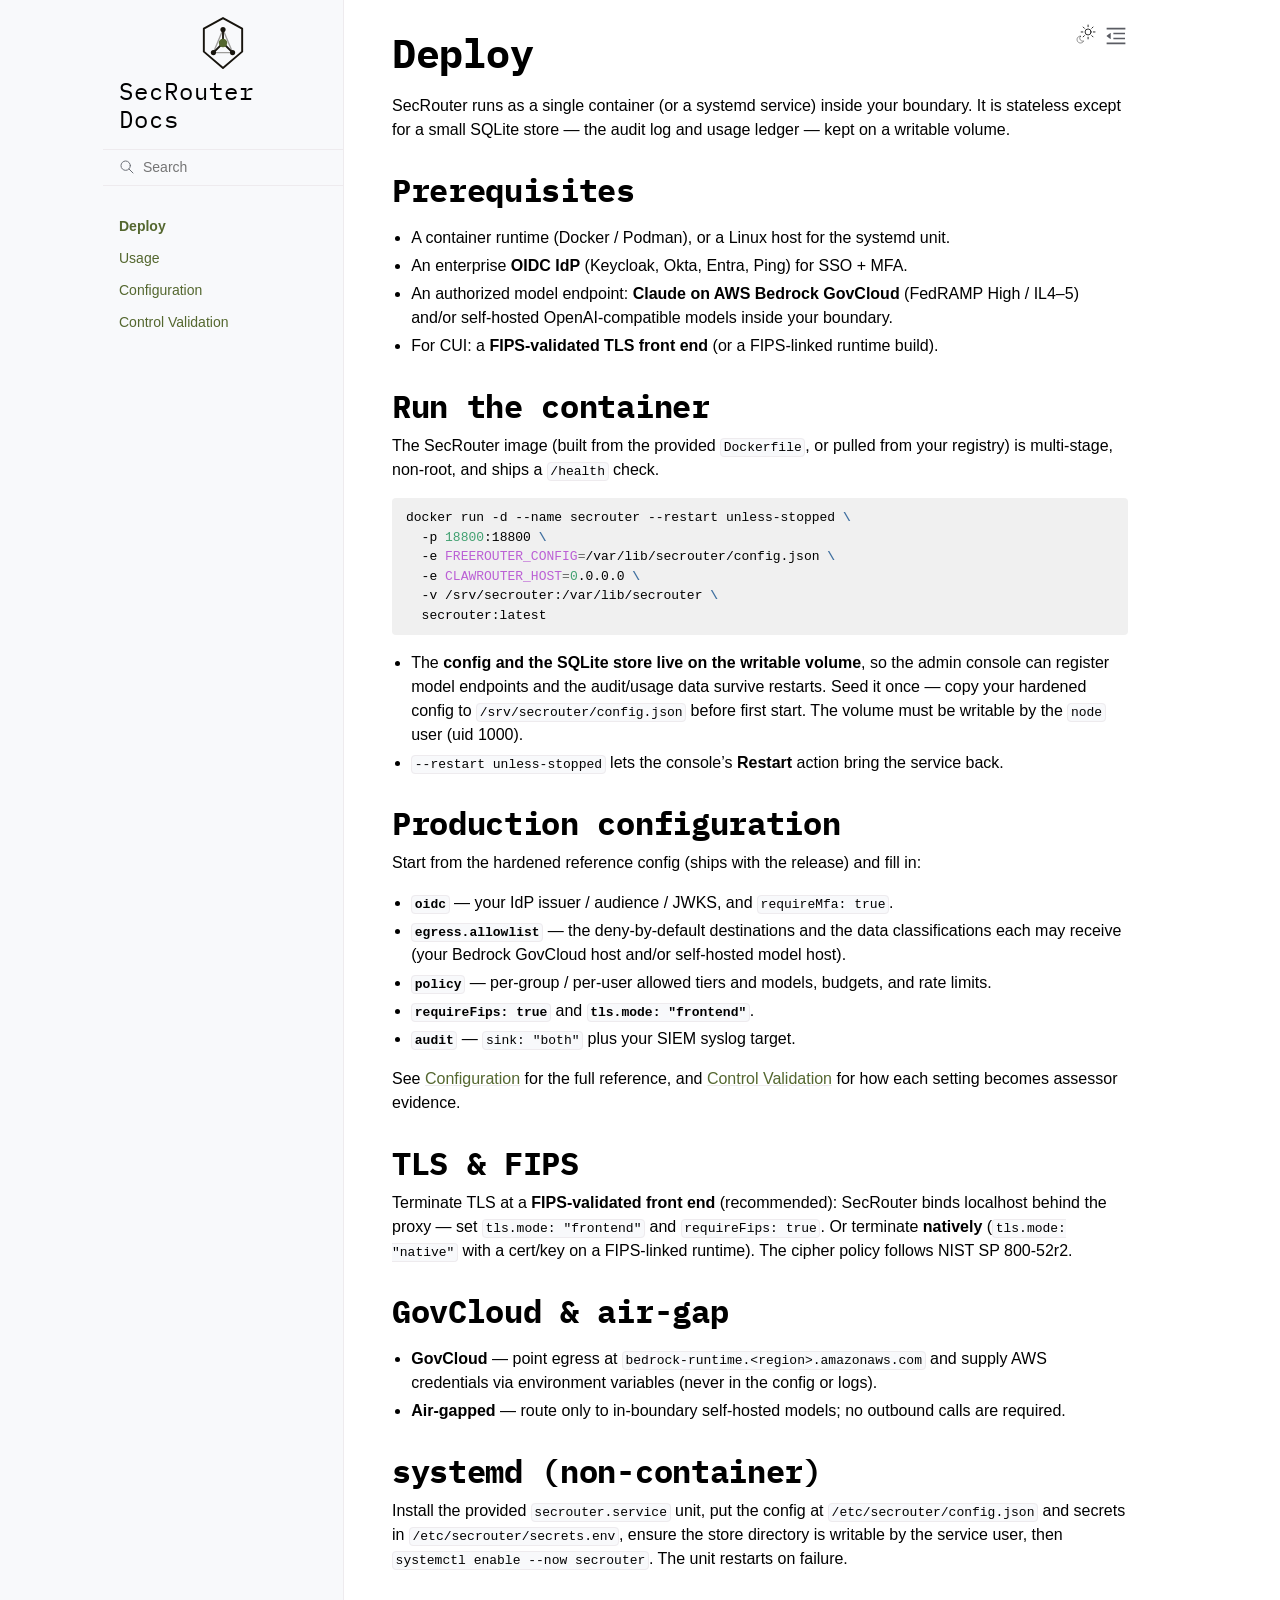
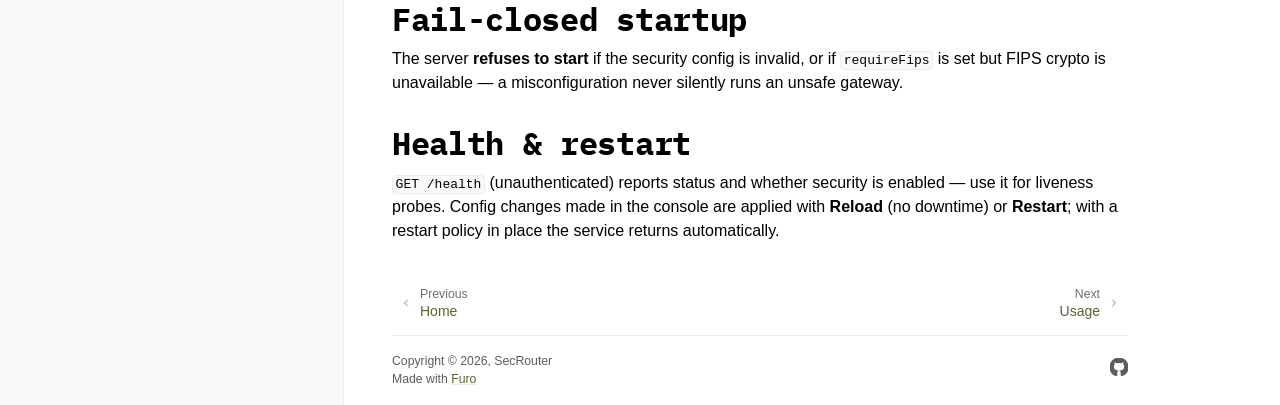
<file: docs/deploy.html>
<!doctype html>
<html class="no-js" lang="en" data-content_root="./">
  <head><meta charset="utf-8">
    <meta name="viewport" content="width=device-width,initial-scale=1">
    <meta name="color-scheme" content="light dark"><meta name="viewport" content="width=device-width, initial-scale=1" />
<link rel="index" title="Index" href="genindex.html"><link rel="search" title="Search" href="search.html"><link rel="next" title="Usage" href="usage.html"><link rel="prev" title="SecRouter documentation" href="index.html">
        <link rel="prefetch" href="_static/logo-mark.svg" as="image">
        <link rel="prefetch" href="_static/logo-mark-dark.svg" as="image">

    <!-- Generated with Sphinx 7.4.7 and Furo 2025.12.19 -->
        <title>Deploy - SecRouter Docs</title>
      <link rel="stylesheet" type="text/css" href="_static/pygments.css?v=d75fae25" />
    <link rel="stylesheet" type="text/css" href="_static/styles/furo.css?v=7bdb33bb" />
    <link rel="stylesheet" type="text/css" href="_static/styles/furo-extensions.css?v=8dab3a3b" />
    <link rel="stylesheet" type="text/css" href="_static/custom.css?v=11b728c8" />
    
    


<style>
  body {
    --color-code-background: #f0f0f0;
  --color-code-foreground: black;
  --color-brand-primary: #54672f;
  --color-brand-content: #54672f;
  
  }
  @media not print {
    body[data-theme="dark"] {
      --color-code-background: #272822;
  --color-code-foreground: #f8f8f2;
  --color-brand-primary: #aebb78;
  --color-brand-content: #aebb78;
  
    }
    @media (prefers-color-scheme: dark) {
      body:not([data-theme="light"]) {
        --color-code-background: #272822;
  --color-code-foreground: #f8f8f2;
  --color-brand-primary: #aebb78;
  --color-brand-content: #aebb78;
  
      }
    }
  }
</style></head>
  <body>
    
    <script>
      document.body.dataset.theme = localStorage.getItem("theme") || "auto";
    </script>
    

<svg xmlns="http://www.w3.org/2000/svg" style="display: none;">
  <symbol id="svg-toc" viewBox="0 0 24 24">
    <title>Contents</title>
    <svg stroke="currentColor" fill="currentColor" stroke-width="0" viewBox="0 0 1024 1024">
      <path d="M408 442h480c4.4 0 8-3.6 8-8v-56c0-4.4-3.6-8-8-8H408c-4.4 0-8 3.6-8 8v56c0 4.4 3.6 8 8 8zm-8 204c0 4.4 3.6 8 8 8h480c4.4 0 8-3.6 8-8v-56c0-4.4-3.6-8-8-8H408c-4.4 0-8 3.6-8 8v56zm504-486H120c-4.4 0-8 3.6-8 8v56c0 4.4 3.6 8 8 8h784c4.4 0 8-3.6 8-8v-56c0-4.4-3.6-8-8-8zm0 632H120c-4.4 0-8 3.6-8 8v56c0 4.4 3.6 8 8 8h784c4.4 0 8-3.6 8-8v-56c0-4.4-3.6-8-8-8zM115.4 518.9L271.7 642c5.8 4.6 14.4.5 14.4-6.9V388.9c0-7.4-8.5-11.5-14.4-6.9L115.4 505.1a8.74 8.74 0 0 0 0 13.8z"/>
    </svg>
  </symbol>
  <symbol id="svg-menu" viewBox="0 0 24 24">
    <title>Menu</title>
    <svg xmlns="http://www.w3.org/2000/svg" viewBox="0 0 24 24" fill="none" stroke="currentColor"
      stroke-width="2" stroke-linecap="round" stroke-linejoin="round" class="feather-menu">
      <line x1="3" y1="12" x2="21" y2="12"></line>
      <line x1="3" y1="6" x2="21" y2="6"></line>
      <line x1="3" y1="18" x2="21" y2="18"></line>
    </svg>
  </symbol>
  <symbol id="svg-arrow-right" viewBox="0 0 24 24">
    <title>Expand</title>
    <svg xmlns="http://www.w3.org/2000/svg" viewBox="0 0 24 24" fill="none" stroke="currentColor"
      stroke-width="2" stroke-linecap="round" stroke-linejoin="round" class="feather-chevron-right">
      <polyline points="9 18 15 12 9 6"></polyline>
    </svg>
  </symbol>
  <symbol id="svg-sun" viewBox="0 0 24 24">
    <title>Light mode</title>
    <svg xmlns="http://www.w3.org/2000/svg" viewBox="0 0 24 24" fill="none" stroke="currentColor"
      stroke-width="1" stroke-linecap="round" stroke-linejoin="round" class="feather-sun">
      <circle cx="12" cy="12" r="5"></circle>
      <line x1="12" y1="1" x2="12" y2="3"></line>
      <line x1="12" y1="21" x2="12" y2="23"></line>
      <line x1="4.22" y1="4.22" x2="5.64" y2="5.64"></line>
      <line x1="18.36" y1="18.36" x2="19.78" y2="19.78"></line>
      <line x1="1" y1="12" x2="3" y2="12"></line>
      <line x1="21" y1="12" x2="23" y2="12"></line>
      <line x1="4.22" y1="19.78" x2="5.64" y2="18.36"></line>
      <line x1="18.36" y1="5.64" x2="19.78" y2="4.22"></line>
    </svg>
  </symbol>
  <symbol id="svg-moon" viewBox="0 0 24 24">
    <title>Dark mode</title>
    <svg xmlns="http://www.w3.org/2000/svg" viewBox="0 0 24 24" fill="none" stroke="currentColor"
      stroke-width="1" stroke-linecap="round" stroke-linejoin="round" class="icon-tabler-moon">
      <path stroke="none" d="M0 0h24v24H0z" fill="none" />
      <path d="M12 3c.132 0 .263 0 .393 0a7.5 7.5 0 0 0 7.92 12.446a9 9 0 1 1 -8.313 -12.454z" />
    </svg>
  </symbol>
  <symbol id="svg-sun-with-moon" viewBox="0 0 24 24">
    <title>Auto light/dark, in light mode</title>
    <svg xmlns="http://www.w3.org/2000/svg" viewBox="0 0 24 24" fill="none" stroke="currentColor"
      stroke-width="1" stroke-linecap="round" stroke-linejoin="round"
      class="icon-custom-derived-from-feather-sun-and-tabler-moon">
      <path style="opacity: 50%" d="M 5.411 14.504 C 5.471 14.504 5.532 14.504 5.591 14.504 C 3.639 16.319 4.383 19.569 6.931 20.352 C 7.693 20.586 8.512 20.551 9.25 20.252 C 8.023 23.207 4.056 23.725 2.11 21.184 C 0.166 18.642 1.702 14.949 4.874 14.536 C 5.051 14.512 5.231 14.5 5.411 14.5 L 5.411 14.504 Z"/>
      <line x1="14.5" y1="3.25" x2="14.5" y2="1.25"/>
      <line x1="14.5" y1="15.85" x2="14.5" y2="17.85"/>
      <line x1="10.044" y1="5.094" x2="8.63" y2="3.68"/>
      <line x1="19" y1="14.05" x2="20.414" y2="15.464"/>
      <line x1="8.2" y1="9.55" x2="6.2" y2="9.55"/>
      <line x1="20.8" y1="9.55" x2="22.8" y2="9.55"/>
      <line x1="10.044" y1="14.006" x2="8.63" y2="15.42"/>
      <line x1="19" y1="5.05" x2="20.414" y2="3.636"/>
      <circle cx="14.5" cy="9.55" r="3.6"/>
    </svg>
  </symbol>
  <symbol id="svg-moon-with-sun" viewBox="0 0 24 24">
    <title>Auto light/dark, in dark mode</title>
    <svg xmlns="http://www.w3.org/2000/svg" viewBox="0 0 24 24" fill="none" stroke="currentColor"
      stroke-width="1" stroke-linecap="round" stroke-linejoin="round"
      class="icon-custom-derived-from-feather-sun-and-tabler-moon">
      <path d="M 8.282 7.007 C 8.385 7.007 8.494 7.007 8.595 7.007 C 5.18 10.184 6.481 15.869 10.942 17.24 C 12.275 17.648 13.706 17.589 15 17.066 C 12.851 22.236 5.91 23.143 2.505 18.696 C -0.897 14.249 1.791 7.786 7.342 7.063 C 7.652 7.021 7.965 7 8.282 7 L 8.282 7.007 Z"/>
      <line style="opacity: 50%" x1="18" y1="3.705" x2="18" y2="2.5"/>
      <line style="opacity: 50%" x1="18" y1="11.295" x2="18" y2="12.5"/>
      <line style="opacity: 50%" x1="15.316" y1="4.816" x2="14.464" y2="3.964"/>
      <line style="opacity: 50%" x1="20.711" y1="10.212" x2="21.563" y2="11.063"/>
      <line style="opacity: 50%" x1="14.205" y1="7.5" x2="13.001" y2="7.5"/>
      <line style="opacity: 50%" x1="21.795" y1="7.5" x2="23" y2="7.5"/>
      <line style="opacity: 50%" x1="15.316" y1="10.184" x2="14.464" y2="11.036"/>
      <line style="opacity: 50%" x1="20.711" y1="4.789" x2="21.563" y2="3.937"/>
      <circle style="opacity: 50%" cx="18" cy="7.5" r="2.169"/>
    </svg>
  </symbol>
  <symbol id="svg-pencil" viewBox="0 0 24 24">
    <svg xmlns="http://www.w3.org/2000/svg" viewBox="0 0 24 24" fill="none" stroke="currentColor"
      stroke-width="1" stroke-linecap="round" stroke-linejoin="round" class="icon-tabler-pencil-code">
      <path d="M4 20h4l10.5 -10.5a2.828 2.828 0 1 0 -4 -4l-10.5 10.5v4" />
      <path d="M13.5 6.5l4 4" />
      <path d="M20 21l2 -2l-2 -2" />
      <path d="M17 17l-2 2l2 2" />
    </svg>
  </symbol>
  <symbol id="svg-eye" viewBox="0 0 24 24">
    <svg xmlns="http://www.w3.org/2000/svg" viewBox="0 0 24 24" fill="none" stroke="currentColor"
      stroke-width="1" stroke-linecap="round" stroke-linejoin="round" class="icon-tabler-eye-code">
      <path stroke="none" d="M0 0h24v24H0z" fill="none" />
      <path d="M10 12a2 2 0 1 0 4 0a2 2 0 0 0 -4 0" />
      <path
        d="M11.11 17.958c-3.209 -.307 -5.91 -2.293 -8.11 -5.958c2.4 -4 5.4 -6 9 -6c3.6 0 6.6 2 9 6c-.21 .352 -.427 .688 -.647 1.008" />
      <path d="M20 21l2 -2l-2 -2" />
      <path d="M17 17l-2 2l2 2" />
    </svg>
  </symbol>
</svg>

<input type="checkbox" class="sidebar-toggle" name="__navigation" id="__navigation" aria-label="Toggle site navigation sidebar">
<input type="checkbox" class="sidebar-toggle" name="__toc" id="__toc" aria-label="Toggle table of contents sidebar">
<label class="overlay sidebar-overlay" for="__navigation"></label>
<label class="overlay toc-overlay" for="__toc"></label>

<a class="skip-to-content muted-link" href="#furo-main-content">Skip to content</a>



<div class="page">
  <header class="mobile-header">
    <div class="header-left">
      <label class="nav-overlay-icon" for="__navigation">
        <span class="icon"><svg><use href="#svg-menu"></use></svg></span>
      </label>
    </div>
    <div class="header-center">
      <a href="index.html"><div class="brand">SecRouter Docs</div></a>
    </div>
    <div class="header-right">
      <div class="theme-toggle-container theme-toggle-header">
        <button class="theme-toggle" aria-label="Toggle Light / Dark / Auto color theme">
          <svg class="theme-icon-when-auto-light"><use href="#svg-sun-with-moon"></use></svg>
          <svg class="theme-icon-when-auto-dark"><use href="#svg-moon-with-sun"></use></svg>
          <svg class="theme-icon-when-dark"><use href="#svg-moon"></use></svg>
          <svg class="theme-icon-when-light"><use href="#svg-sun"></use></svg>
        </button>
      </div>
      <label class="toc-overlay-icon toc-header-icon" for="__toc">
        <span class="icon"><svg><use href="#svg-toc"></use></svg></span>
      </label>
    </div>
  </header>
  <aside class="sidebar-drawer">
    <div class="sidebar-container">
      
      <div class="sidebar-sticky"><div class="sidebar-brand">
  <a class="sidebar-brand-logo-link" href="../index.html" title="SecRouter — main site">
    <div class="sidebar-logo-container">
      <img class="sidebar-logo only-light" src="_static/logo-mark.svg" alt="Light Logo"/>
      <img class="sidebar-logo only-dark" src="_static/logo-mark-dark.svg" alt="Dark Logo"/>
    </div>
  </a>
  
  <a class="sidebar-brand-name-link" href="index.html" title="Documentation home">
    <span class="sidebar-brand-text">SecRouter Docs</span>
  </a>
  
</div><form class="sidebar-search-container" method="get" action="search.html" role="search">
  <input class="sidebar-search" placeholder="Search" name="q" aria-label="Search">
  <input type="hidden" name="check_keywords" value="yes">
  <input type="hidden" name="area" value="default">
</form>
<div id="searchbox"></div><div class="sidebar-scroll"><div class="sidebar-tree">
  <ul class="current">
<li class="toctree-l1 current current-page"><a class="current reference internal" href="#">Deploy</a></li>
<li class="toctree-l1"><a class="reference internal" href="usage.html">Usage</a></li>
<li class="toctree-l1"><a class="reference internal" href="configuration.html">Configuration</a></li>
<li class="toctree-l1"><a class="reference internal" href="control-validation.html">Control Validation</a></li>
</ul>

</div>
</div>

      </div>
      
    </div>
  </aside>
  <div class="main">
    <div class="content">
      <div class="article-container">
        <a href="#" class="back-to-top muted-link">
          <svg xmlns="http://www.w3.org/2000/svg" viewBox="0 0 24 24">
            <path d="M13 20h-2V8l-5.5 5.5-1.42-1.42L12 4.16l7.92 7.92-1.42 1.42L13 8v12z"></path>
          </svg>
          <span>Back to top</span>
        </a>
        <div class="content-icon-container">
          

<div class="theme-toggle-container theme-toggle-content">
            <button class="theme-toggle" aria-label="Toggle Light / Dark / Auto color theme">
              <svg class="theme-icon-when-auto-light"><use href="#svg-sun-with-moon"></use></svg>
              <svg class="theme-icon-when-auto-dark"><use href="#svg-moon-with-sun"></use></svg>
              <svg class="theme-icon-when-dark"><use href="#svg-moon"></use></svg>
              <svg class="theme-icon-when-light"><use href="#svg-sun"></use></svg>
            </button>
          </div>
          <label class="toc-overlay-icon toc-content-icon" for="__toc">
            <span class="icon"><svg><use href="#svg-toc"></use></svg></span>
          </label>
        </div>
        <article role="main" id="furo-main-content">
          <section id="deploy">
<h1>Deploy<a class="headerlink" href="#deploy" title="Link to this heading">¶</a></h1>
<p>SecRouter runs as a single container (or a systemd service) inside your boundary. It is stateless except for a small SQLite store — the audit log and usage ledger — kept on a writable volume.</p>
<section id="prerequisites">
<h2>Prerequisites<a class="headerlink" href="#prerequisites" title="Link to this heading">¶</a></h2>
<ul class="simple">
<li><p>A container runtime (Docker / Podman), or a Linux host for the systemd unit.</p></li>
<li><p>An enterprise <strong>OIDC IdP</strong> (Keycloak, Okta, Entra, Ping) for SSO + MFA.</p></li>
<li><p>An authorized model endpoint: <strong>Claude on AWS Bedrock GovCloud</strong> (FedRAMP High / IL4–5) and/or self-hosted OpenAI-compatible models inside your boundary.</p></li>
<li><p>For CUI: a <strong>FIPS-validated TLS front end</strong> (or a FIPS-linked runtime build).</p></li>
</ul>
</section>
<section id="run-the-container">
<h2>Run the container<a class="headerlink" href="#run-the-container" title="Link to this heading">¶</a></h2>
<p>The SecRouter image (built from the provided <code class="docutils literal notranslate"><span class="pre">Dockerfile</span></code>, or pulled from your registry) is multi-stage, non-root, and ships a <code class="docutils literal notranslate"><span class="pre">/health</span></code> check.</p>
<div class="highlight-bash notranslate"><div class="highlight"><pre><span></span>docker<span class="w"> </span>run<span class="w"> </span>-d<span class="w"> </span>--name<span class="w"> </span>secrouter<span class="w"> </span>--restart<span class="w"> </span>unless-stopped<span class="w"> </span><span class="se">\</span>
<span class="w">  </span>-p<span class="w"> </span><span class="m">18800</span>:18800<span class="w"> </span><span class="se">\</span>
<span class="w">  </span>-e<span class="w"> </span><span class="nv">FREEROUTER_CONFIG</span><span class="o">=</span>/var/lib/secrouter/config.json<span class="w"> </span><span class="se">\</span>
<span class="w">  </span>-e<span class="w"> </span><span class="nv">CLAWROUTER_HOST</span><span class="o">=</span><span class="m">0</span>.0.0.0<span class="w"> </span><span class="se">\</span>
<span class="w">  </span>-v<span class="w"> </span>/srv/secrouter:/var/lib/secrouter<span class="w"> </span><span class="se">\</span>
<span class="w">  </span>secrouter:latest
</pre></div>
</div>
<ul class="simple">
<li><p>The <strong>config and the SQLite store live on the writable volume</strong>, so the admin console can register model endpoints and the audit/usage data survive restarts. Seed it once — copy your hardened config to <code class="docutils literal notranslate"><span class="pre">/srv/secrouter/config.json</span></code> before first start. The volume must be writable by the <code class="docutils literal notranslate"><span class="pre">node</span></code> user (uid 1000).</p></li>
<li><p><code class="docutils literal notranslate"><span class="pre">--restart</span> <span class="pre">unless-stopped</span></code> lets the console’s <strong>Restart</strong> action bring the service back.</p></li>
</ul>
</section>
<section id="production-configuration">
<h2>Production configuration<a class="headerlink" href="#production-configuration" title="Link to this heading">¶</a></h2>
<p>Start from the hardened reference config (ships with the release) and fill in:</p>
<ul class="simple">
<li><p><strong><code class="docutils literal notranslate"><span class="pre">oidc</span></code></strong> — your IdP issuer / audience / JWKS, and <code class="docutils literal notranslate"><span class="pre">requireMfa:</span> <span class="pre">true</span></code>.</p></li>
<li><p><strong><code class="docutils literal notranslate"><span class="pre">egress.allowlist</span></code></strong> — the deny-by-default destinations and the data classifications each may receive (your Bedrock GovCloud host and/or self-hosted model host).</p></li>
<li><p><strong><code class="docutils literal notranslate"><span class="pre">policy</span></code></strong> — per-group / per-user allowed tiers and models, budgets, and rate limits.</p></li>
<li><p><strong><code class="docutils literal notranslate"><span class="pre">requireFips:</span> <span class="pre">true</span></code></strong> and <strong><code class="docutils literal notranslate"><span class="pre">tls.mode:</span> <span class="pre">&quot;frontend&quot;</span></code></strong>.</p></li>
<li><p><strong><code class="docutils literal notranslate"><span class="pre">audit</span></code></strong> — <code class="docutils literal notranslate"><span class="pre">sink:</span> <span class="pre">&quot;both&quot;</span></code> plus your SIEM syslog target.</p></li>
</ul>
<p>See <a class="reference internal" href="configuration.html"><span class="std std-doc">Configuration</span></a> for the full reference, and <a class="reference internal" href="control-validation.html"><span class="std std-doc">Control Validation</span></a> for how each setting becomes assessor evidence.</p>
</section>
<section id="tls-fips">
<h2>TLS &amp; FIPS<a class="headerlink" href="#tls-fips" title="Link to this heading">¶</a></h2>
<p>Terminate TLS at a <strong>FIPS-validated front end</strong> (recommended): SecRouter binds localhost behind the proxy — set <code class="docutils literal notranslate"><span class="pre">tls.mode:</span> <span class="pre">&quot;frontend&quot;</span></code> and <code class="docutils literal notranslate"><span class="pre">requireFips:</span> <span class="pre">true</span></code>. Or terminate <strong>natively</strong> (<code class="docutils literal notranslate"><span class="pre">tls.mode:</span> <span class="pre">&quot;native&quot;</span></code> with a cert/key on a FIPS-linked runtime). The cipher policy follows NIST SP 800-52r2.</p>
</section>
<section id="govcloud-air-gap">
<h2>GovCloud &amp; air-gap<a class="headerlink" href="#govcloud-air-gap" title="Link to this heading">¶</a></h2>
<ul class="simple">
<li><p><strong>GovCloud</strong> — point egress at <code class="docutils literal notranslate"><span class="pre">bedrock-runtime.&lt;region&gt;.amazonaws.com</span></code> and supply AWS credentials via environment variables (never in the config or logs).</p></li>
<li><p><strong>Air-gapped</strong> — route only to in-boundary self-hosted models; no outbound calls are required.</p></li>
</ul>
</section>
<section id="systemd-non-container">
<h2>systemd (non-container)<a class="headerlink" href="#systemd-non-container" title="Link to this heading">¶</a></h2>
<p>Install the provided <code class="docutils literal notranslate"><span class="pre">secrouter.service</span></code> unit, put the config at <code class="docutils literal notranslate"><span class="pre">/etc/secrouter/config.json</span></code> and secrets in <code class="docutils literal notranslate"><span class="pre">/etc/secrouter/secrets.env</span></code>, ensure the store directory is writable by the service user, then <code class="docutils literal notranslate"><span class="pre">systemctl</span> <span class="pre">enable</span> <span class="pre">--now</span> <span class="pre">secrouter</span></code>. The unit restarts on failure.</p>
</section>
<section id="fail-closed-startup">
<h2>Fail-closed startup<a class="headerlink" href="#fail-closed-startup" title="Link to this heading">¶</a></h2>
<p>The server <strong>refuses to start</strong> if the security config is invalid, or if <code class="docutils literal notranslate"><span class="pre">requireFips</span></code> is set but FIPS crypto is unavailable — a misconfiguration never silently runs an unsafe gateway.</p>
</section>
<section id="health-restart">
<h2>Health &amp; restart<a class="headerlink" href="#health-restart" title="Link to this heading">¶</a></h2>
<p><code class="docutils literal notranslate"><span class="pre">GET</span> <span class="pre">/health</span></code> (unauthenticated) reports status and whether security is enabled — use it for liveness probes. Config changes made in the console are applied with <strong>Reload</strong> (no downtime) or <strong>Restart</strong>; with a restart policy in place the service returns automatically.</p>
</section>
</section>

        </article>
      </div>
      <footer>
        
        <div class="related-pages">
          <a class="next-page" href="usage.html">
              <div class="page-info">
                <div class="context">
                  <span>Next</span>
                </div>
                <div class="title">Usage</div>
              </div>
              <svg class="furo-related-icon"><use href="#svg-arrow-right"></use></svg>
            </a>
          <a class="prev-page" href="index.html">
              <svg class="furo-related-icon"><use href="#svg-arrow-right"></use></svg>
              <div class="page-info">
                <div class="context">
                  <span>Previous</span>
                </div>
                
                <div class="title">Home</div>
                
              </div>
            </a>
        </div>
        <div class="bottom-of-page">
          <div class="left-details">
            <div class="copyright">
                Copyright &#169; 2026, SecRouter
            </div>
            Made with 
            <a href="https://github.com/pradyunsg/furo">Furo</a>
            
          </div>
          <div class="right-details">
            <div class="icons">
              <a class="muted-link " href="https://git.secrouter.io/spaceProbe/secrouter" aria-label="GitHub"><svg stroke="currentColor" fill="currentColor" viewBox="0 0 16 16" width="20" height="20"><path d="M8 0C3.58 0 0 3.58 0 8c0 3.54 2.29 6.53 5.47 7.59.4.07.55-.17.55-.38 0-.19-.01-.82-.01-1.49-2.01.37-2.53-.49-2.69-.94-.09-.23-.48-.94-.82-1.13-.28-.15-.68-.52-.01-.53.63-.01 1.08.58 1.23.82.72 1.21 1.87.87 2.33.66.07-.52.28-.87.51-1.07-1.78-.2-3.64-.89-3.64-3.95 0-.87.31-1.59.82-2.15-.08-.2-.36-1.02.08-2.12 0 0 .67-.21 2.2.82.64-.18 1.32-.27 2-.27.68 0 1.36.09 2 .27 1.53-1.04 2.2-.82 2.2-.82.44 1.1.16 1.92.08 2.12.51.56.82 1.27.82 2.15 0 3.07-1.87 3.75-3.65 3.95.29.25.54.73.54 1.48 0 1.07-.01 1.93-.01 2.2 0 .21.15.46.55.38A8.01 8.01 0 0 0 16 8c0-4.42-3.58-8-8-8z"/></svg></a>
              
            </div>
          </div>
        </div>
        
      </footer>
    </div>
    <aside class="toc-drawer">
      
      
      <div class="toc-sticky toc-scroll">
        <div class="toc-title-container">
          <span class="toc-title">
            On this page
          </span>
        </div>
        <div class="toc-tree-container">
          <div class="toc-tree">
            <ul>
<li><a class="reference internal" href="#">Deploy</a><ul>
<li><a class="reference internal" href="#prerequisites">Prerequisites</a></li>
<li><a class="reference internal" href="#run-the-container">Run the container</a></li>
<li><a class="reference internal" href="#production-configuration">Production configuration</a></li>
<li><a class="reference internal" href="#tls-fips">TLS &amp; FIPS</a></li>
<li><a class="reference internal" href="#govcloud-air-gap">GovCloud &amp; air-gap</a></li>
<li><a class="reference internal" href="#systemd-non-container">systemd (non-container)</a></li>
<li><a class="reference internal" href="#fail-closed-startup">Fail-closed startup</a></li>
<li><a class="reference internal" href="#health-restart">Health &amp; restart</a></li>
</ul>
</li>
</ul>

          </div>
        </div>
      </div>
      
      
    </aside>
  </div>
</div><script src="_static/documentation_options.js?v=2882ecd3"></script>
    <script src="_static/doctools.js?v=9a2dae69"></script>
    <script src="_static/sphinx_highlight.js?v=dc90522c"></script>
    <script src="_static/scripts/furo.js?v=46bd48cc"></script>
    </body>
</html>
</file>
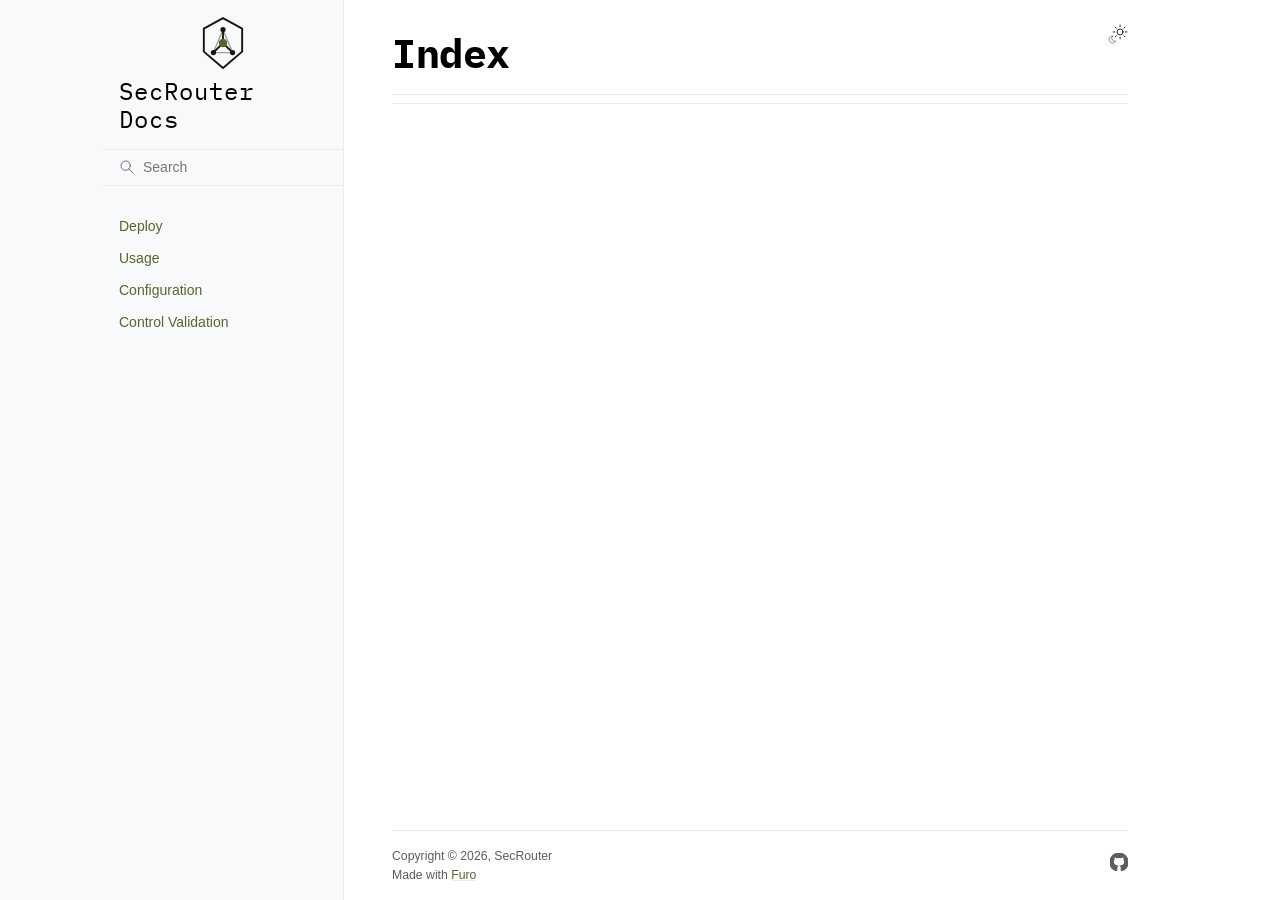
<file: docs/genindex.html>
<!doctype html>
<html class="no-js" lang="en" data-content_root="./">
  <head><meta charset="utf-8">
    <meta name="viewport" content="width=device-width,initial-scale=1">
    <meta name="color-scheme" content="light dark"><link rel="index" title="Index" href="#"><link rel="search" title="Search" href="search.html">
        <link rel="prefetch" href="_static/logo-mark.svg" as="image">
        <link rel="prefetch" href="_static/logo-mark-dark.svg" as="image">

    <!-- Generated with Sphinx 7.4.7 and Furo 2025.12.19 --><title>Index - SecRouter Docs</title>
<link rel="stylesheet" type="text/css" href="_static/pygments.css?v=d75fae25" />
    <link rel="stylesheet" type="text/css" href="_static/styles/furo.css?v=7bdb33bb" />
    <link rel="stylesheet" type="text/css" href="_static/styles/furo-extensions.css?v=8dab3a3b" />
    <link rel="stylesheet" type="text/css" href="_static/custom.css?v=11b728c8" />
    
    


<style>
  body {
    --color-code-background: #f0f0f0;
  --color-code-foreground: black;
  --color-brand-primary: #54672f;
  --color-brand-content: #54672f;
  
  }
  @media not print {
    body[data-theme="dark"] {
      --color-code-background: #272822;
  --color-code-foreground: #f8f8f2;
  --color-brand-primary: #aebb78;
  --color-brand-content: #aebb78;
  
    }
    @media (prefers-color-scheme: dark) {
      body:not([data-theme="light"]) {
        --color-code-background: #272822;
  --color-code-foreground: #f8f8f2;
  --color-brand-primary: #aebb78;
  --color-brand-content: #aebb78;
  
      }
    }
  }
</style></head>
  <body>
    
    <script>
      document.body.dataset.theme = localStorage.getItem("theme") || "auto";
    </script>
    

<svg xmlns="http://www.w3.org/2000/svg" style="display: none;">
  <symbol id="svg-toc" viewBox="0 0 24 24">
    <title>Contents</title>
    <svg stroke="currentColor" fill="currentColor" stroke-width="0" viewBox="0 0 1024 1024">
      <path d="M408 442h480c4.4 0 8-3.6 8-8v-56c0-4.4-3.6-8-8-8H408c-4.4 0-8 3.6-8 8v56c0 4.4 3.6 8 8 8zm-8 204c0 4.4 3.6 8 8 8h480c4.4 0 8-3.6 8-8v-56c0-4.4-3.6-8-8-8H408c-4.4 0-8 3.6-8 8v56zm504-486H120c-4.4 0-8 3.6-8 8v56c0 4.4 3.6 8 8 8h784c4.4 0 8-3.6 8-8v-56c0-4.4-3.6-8-8-8zm0 632H120c-4.4 0-8 3.6-8 8v56c0 4.4 3.6 8 8 8h784c4.4 0 8-3.6 8-8v-56c0-4.4-3.6-8-8-8zM115.4 518.9L271.7 642c5.8 4.6 14.4.5 14.4-6.9V388.9c0-7.4-8.5-11.5-14.4-6.9L115.4 505.1a8.74 8.74 0 0 0 0 13.8z"/>
    </svg>
  </symbol>
  <symbol id="svg-menu" viewBox="0 0 24 24">
    <title>Menu</title>
    <svg xmlns="http://www.w3.org/2000/svg" viewBox="0 0 24 24" fill="none" stroke="currentColor"
      stroke-width="2" stroke-linecap="round" stroke-linejoin="round" class="feather-menu">
      <line x1="3" y1="12" x2="21" y2="12"></line>
      <line x1="3" y1="6" x2="21" y2="6"></line>
      <line x1="3" y1="18" x2="21" y2="18"></line>
    </svg>
  </symbol>
  <symbol id="svg-arrow-right" viewBox="0 0 24 24">
    <title>Expand</title>
    <svg xmlns="http://www.w3.org/2000/svg" viewBox="0 0 24 24" fill="none" stroke="currentColor"
      stroke-width="2" stroke-linecap="round" stroke-linejoin="round" class="feather-chevron-right">
      <polyline points="9 18 15 12 9 6"></polyline>
    </svg>
  </symbol>
  <symbol id="svg-sun" viewBox="0 0 24 24">
    <title>Light mode</title>
    <svg xmlns="http://www.w3.org/2000/svg" viewBox="0 0 24 24" fill="none" stroke="currentColor"
      stroke-width="1" stroke-linecap="round" stroke-linejoin="round" class="feather-sun">
      <circle cx="12" cy="12" r="5"></circle>
      <line x1="12" y1="1" x2="12" y2="3"></line>
      <line x1="12" y1="21" x2="12" y2="23"></line>
      <line x1="4.22" y1="4.22" x2="5.64" y2="5.64"></line>
      <line x1="18.36" y1="18.36" x2="19.78" y2="19.78"></line>
      <line x1="1" y1="12" x2="3" y2="12"></line>
      <line x1="21" y1="12" x2="23" y2="12"></line>
      <line x1="4.22" y1="19.78" x2="5.64" y2="18.36"></line>
      <line x1="18.36" y1="5.64" x2="19.78" y2="4.22"></line>
    </svg>
  </symbol>
  <symbol id="svg-moon" viewBox="0 0 24 24">
    <title>Dark mode</title>
    <svg xmlns="http://www.w3.org/2000/svg" viewBox="0 0 24 24" fill="none" stroke="currentColor"
      stroke-width="1" stroke-linecap="round" stroke-linejoin="round" class="icon-tabler-moon">
      <path stroke="none" d="M0 0h24v24H0z" fill="none" />
      <path d="M12 3c.132 0 .263 0 .393 0a7.5 7.5 0 0 0 7.92 12.446a9 9 0 1 1 -8.313 -12.454z" />
    </svg>
  </symbol>
  <symbol id="svg-sun-with-moon" viewBox="0 0 24 24">
    <title>Auto light/dark, in light mode</title>
    <svg xmlns="http://www.w3.org/2000/svg" viewBox="0 0 24 24" fill="none" stroke="currentColor"
      stroke-width="1" stroke-linecap="round" stroke-linejoin="round"
      class="icon-custom-derived-from-feather-sun-and-tabler-moon">
      <path style="opacity: 50%" d="M 5.411 14.504 C 5.471 14.504 5.532 14.504 5.591 14.504 C 3.639 16.319 4.383 19.569 6.931 20.352 C 7.693 20.586 8.512 20.551 9.25 20.252 C 8.023 23.207 4.056 23.725 2.11 21.184 C 0.166 18.642 1.702 14.949 4.874 14.536 C 5.051 14.512 5.231 14.5 5.411 14.5 L 5.411 14.504 Z"/>
      <line x1="14.5" y1="3.25" x2="14.5" y2="1.25"/>
      <line x1="14.5" y1="15.85" x2="14.5" y2="17.85"/>
      <line x1="10.044" y1="5.094" x2="8.63" y2="3.68"/>
      <line x1="19" y1="14.05" x2="20.414" y2="15.464"/>
      <line x1="8.2" y1="9.55" x2="6.2" y2="9.55"/>
      <line x1="20.8" y1="9.55" x2="22.8" y2="9.55"/>
      <line x1="10.044" y1="14.006" x2="8.63" y2="15.42"/>
      <line x1="19" y1="5.05" x2="20.414" y2="3.636"/>
      <circle cx="14.5" cy="9.55" r="3.6"/>
    </svg>
  </symbol>
  <symbol id="svg-moon-with-sun" viewBox="0 0 24 24">
    <title>Auto light/dark, in dark mode</title>
    <svg xmlns="http://www.w3.org/2000/svg" viewBox="0 0 24 24" fill="none" stroke="currentColor"
      stroke-width="1" stroke-linecap="round" stroke-linejoin="round"
      class="icon-custom-derived-from-feather-sun-and-tabler-moon">
      <path d="M 8.282 7.007 C 8.385 7.007 8.494 7.007 8.595 7.007 C 5.18 10.184 6.481 15.869 10.942 17.24 C 12.275 17.648 13.706 17.589 15 17.066 C 12.851 22.236 5.91 23.143 2.505 18.696 C -0.897 14.249 1.791 7.786 7.342 7.063 C 7.652 7.021 7.965 7 8.282 7 L 8.282 7.007 Z"/>
      <line style="opacity: 50%" x1="18" y1="3.705" x2="18" y2="2.5"/>
      <line style="opacity: 50%" x1="18" y1="11.295" x2="18" y2="12.5"/>
      <line style="opacity: 50%" x1="15.316" y1="4.816" x2="14.464" y2="3.964"/>
      <line style="opacity: 50%" x1="20.711" y1="10.212" x2="21.563" y2="11.063"/>
      <line style="opacity: 50%" x1="14.205" y1="7.5" x2="13.001" y2="7.5"/>
      <line style="opacity: 50%" x1="21.795" y1="7.5" x2="23" y2="7.5"/>
      <line style="opacity: 50%" x1="15.316" y1="10.184" x2="14.464" y2="11.036"/>
      <line style="opacity: 50%" x1="20.711" y1="4.789" x2="21.563" y2="3.937"/>
      <circle style="opacity: 50%" cx="18" cy="7.5" r="2.169"/>
    </svg>
  </symbol>
  <symbol id="svg-pencil" viewBox="0 0 24 24">
    <svg xmlns="http://www.w3.org/2000/svg" viewBox="0 0 24 24" fill="none" stroke="currentColor"
      stroke-width="1" stroke-linecap="round" stroke-linejoin="round" class="icon-tabler-pencil-code">
      <path d="M4 20h4l10.5 -10.5a2.828 2.828 0 1 0 -4 -4l-10.5 10.5v4" />
      <path d="M13.5 6.5l4 4" />
      <path d="M20 21l2 -2l-2 -2" />
      <path d="M17 17l-2 2l2 2" />
    </svg>
  </symbol>
  <symbol id="svg-eye" viewBox="0 0 24 24">
    <svg xmlns="http://www.w3.org/2000/svg" viewBox="0 0 24 24" fill="none" stroke="currentColor"
      stroke-width="1" stroke-linecap="round" stroke-linejoin="round" class="icon-tabler-eye-code">
      <path stroke="none" d="M0 0h24v24H0z" fill="none" />
      <path d="M10 12a2 2 0 1 0 4 0a2 2 0 0 0 -4 0" />
      <path
        d="M11.11 17.958c-3.209 -.307 -5.91 -2.293 -8.11 -5.958c2.4 -4 5.4 -6 9 -6c3.6 0 6.6 2 9 6c-.21 .352 -.427 .688 -.647 1.008" />
      <path d="M20 21l2 -2l-2 -2" />
      <path d="M17 17l-2 2l2 2" />
    </svg>
  </symbol>
</svg>

<input type="checkbox" class="sidebar-toggle" name="__navigation" id="__navigation" aria-label="Toggle site navigation sidebar">
<input type="checkbox" class="sidebar-toggle" name="__toc" id="__toc" aria-label="Toggle table of contents sidebar">
<label class="overlay sidebar-overlay" for="__navigation"></label>
<label class="overlay toc-overlay" for="__toc"></label>

<a class="skip-to-content muted-link" href="#furo-main-content">Skip to content</a>



<div class="page">
  <header class="mobile-header">
    <div class="header-left">
      <label class="nav-overlay-icon" for="__navigation">
        <span class="icon"><svg><use href="#svg-menu"></use></svg></span>
      </label>
    </div>
    <div class="header-center">
      <a href="index.html"><div class="brand">SecRouter Docs</div></a>
    </div>
    <div class="header-right">
      <div class="theme-toggle-container theme-toggle-header">
        <button class="theme-toggle" aria-label="Toggle Light / Dark / Auto color theme">
          <svg class="theme-icon-when-auto-light"><use href="#svg-sun-with-moon"></use></svg>
          <svg class="theme-icon-when-auto-dark"><use href="#svg-moon-with-sun"></use></svg>
          <svg class="theme-icon-when-dark"><use href="#svg-moon"></use></svg>
          <svg class="theme-icon-when-light"><use href="#svg-sun"></use></svg>
        </button>
      </div>
      <label class="toc-overlay-icon toc-header-icon no-toc" for="__toc">
        <span class="icon"><svg><use href="#svg-toc"></use></svg></span>
      </label>
    </div>
  </header>
  <aside class="sidebar-drawer">
    <div class="sidebar-container">
      
      <div class="sidebar-sticky"><div class="sidebar-brand">
  <a class="sidebar-brand-logo-link" href="../index.html" title="SecRouter — main site">
    <div class="sidebar-logo-container">
      <img class="sidebar-logo only-light" src="_static/logo-mark.svg" alt="Light Logo"/>
      <img class="sidebar-logo only-dark" src="_static/logo-mark-dark.svg" alt="Dark Logo"/>
    </div>
  </a>
  
  <a class="sidebar-brand-name-link" href="index.html" title="Documentation home">
    <span class="sidebar-brand-text">SecRouter Docs</span>
  </a>
  
</div><form class="sidebar-search-container" method="get" action="search.html" role="search">
  <input class="sidebar-search" placeholder="Search" name="q" aria-label="Search">
  <input type="hidden" name="check_keywords" value="yes">
  <input type="hidden" name="area" value="default">
</form>
<div id="searchbox"></div><div class="sidebar-scroll"><div class="sidebar-tree">
  <ul>
<li class="toctree-l1"><a class="reference internal" href="deploy.html">Deploy</a></li>
<li class="toctree-l1"><a class="reference internal" href="usage.html">Usage</a></li>
<li class="toctree-l1"><a class="reference internal" href="configuration.html">Configuration</a></li>
<li class="toctree-l1"><a class="reference internal" href="control-validation.html">Control Validation</a></li>
</ul>

</div>
</div>

      </div>
      
    </div>
  </aside>
  <div class="main">
    <div class="content">
      <div class="article-container">
        <a href="#" class="back-to-top muted-link">
          <svg xmlns="http://www.w3.org/2000/svg" viewBox="0 0 24 24">
            <path d="M13 20h-2V8l-5.5 5.5-1.42-1.42L12 4.16l7.92 7.92-1.42 1.42L13 8v12z"></path>
          </svg>
          <span>Back to top</span>
        </a>
        <div class="content-icon-container">
          <div class="theme-toggle-container theme-toggle-content">
            <button class="theme-toggle" aria-label="Toggle Light / Dark / Auto color theme">
              <svg class="theme-icon-when-auto-light"><use href="#svg-sun-with-moon"></use></svg>
              <svg class="theme-icon-when-auto-dark"><use href="#svg-moon-with-sun"></use></svg>
              <svg class="theme-icon-when-dark"><use href="#svg-moon"></use></svg>
              <svg class="theme-icon-when-light"><use href="#svg-sun"></use></svg>
            </button>
          </div>
          <label class="toc-overlay-icon toc-content-icon no-toc" for="__toc">
            <span class="icon"><svg><use href="#svg-toc"></use></svg></span>
          </label>
        </div>
        <article role="main" id="furo-main-content">
          
<section class="genindex-section">
  <h1 id="index">Index</h1>
  <div class="genindex-jumpbox"></div>
</section>

        </article>
      </div>
      <footer>
        
        <div class="related-pages">
          
          
        </div>
        <div class="bottom-of-page">
          <div class="left-details">
            <div class="copyright">
                Copyright &#169; 2026, SecRouter
            </div>
            Made with 
            <a href="https://github.com/pradyunsg/furo">Furo</a>
            
          </div>
          <div class="right-details">
            <div class="icons">
              <a class="muted-link " href="https://git.secrouter.io/spaceProbe/secrouter" aria-label="GitHub"><svg stroke="currentColor" fill="currentColor" viewBox="0 0 16 16" width="20" height="20"><path d="M8 0C3.58 0 0 3.58 0 8c0 3.54 2.29 6.53 5.47 7.59.4.07.55-.17.55-.38 0-.19-.01-.82-.01-1.49-2.01.37-2.53-.49-2.69-.94-.09-.23-.48-.94-.82-1.13-.28-.15-.68-.52-.01-.53.63-.01 1.08.58 1.23.82.72 1.21 1.87.87 2.33.66.07-.52.28-.87.51-1.07-1.78-.2-3.64-.89-3.64-3.95 0-.87.31-1.59.82-2.15-.08-.2-.36-1.02.08-2.12 0 0 .67-.21 2.2.82.64-.18 1.32-.27 2-.27.68 0 1.36.09 2 .27 1.53-1.04 2.2-.82 2.2-.82.44 1.1.16 1.92.08 2.12.51.56.82 1.27.82 2.15 0 3.07-1.87 3.75-3.65 3.95.29.25.54.73.54 1.48 0 1.07-.01 1.93-.01 2.2 0 .21.15.46.55.38A8.01 8.01 0 0 0 16 8c0-4.42-3.58-8-8-8z"/></svg></a>
              
            </div>
          </div>
        </div>
        
      </footer>
    </div>
    <aside class="toc-drawer no-toc">
      
      
      
    </aside>
  </div>
</div><script src="_static/documentation_options.js?v=2882ecd3"></script>
    <script src="_static/doctools.js?v=9a2dae69"></script>
    <script src="_static/sphinx_highlight.js?v=dc90522c"></script>
    <script src="_static/scripts/furo.js?v=46bd48cc"></script>
    </body>
</html>
</file>
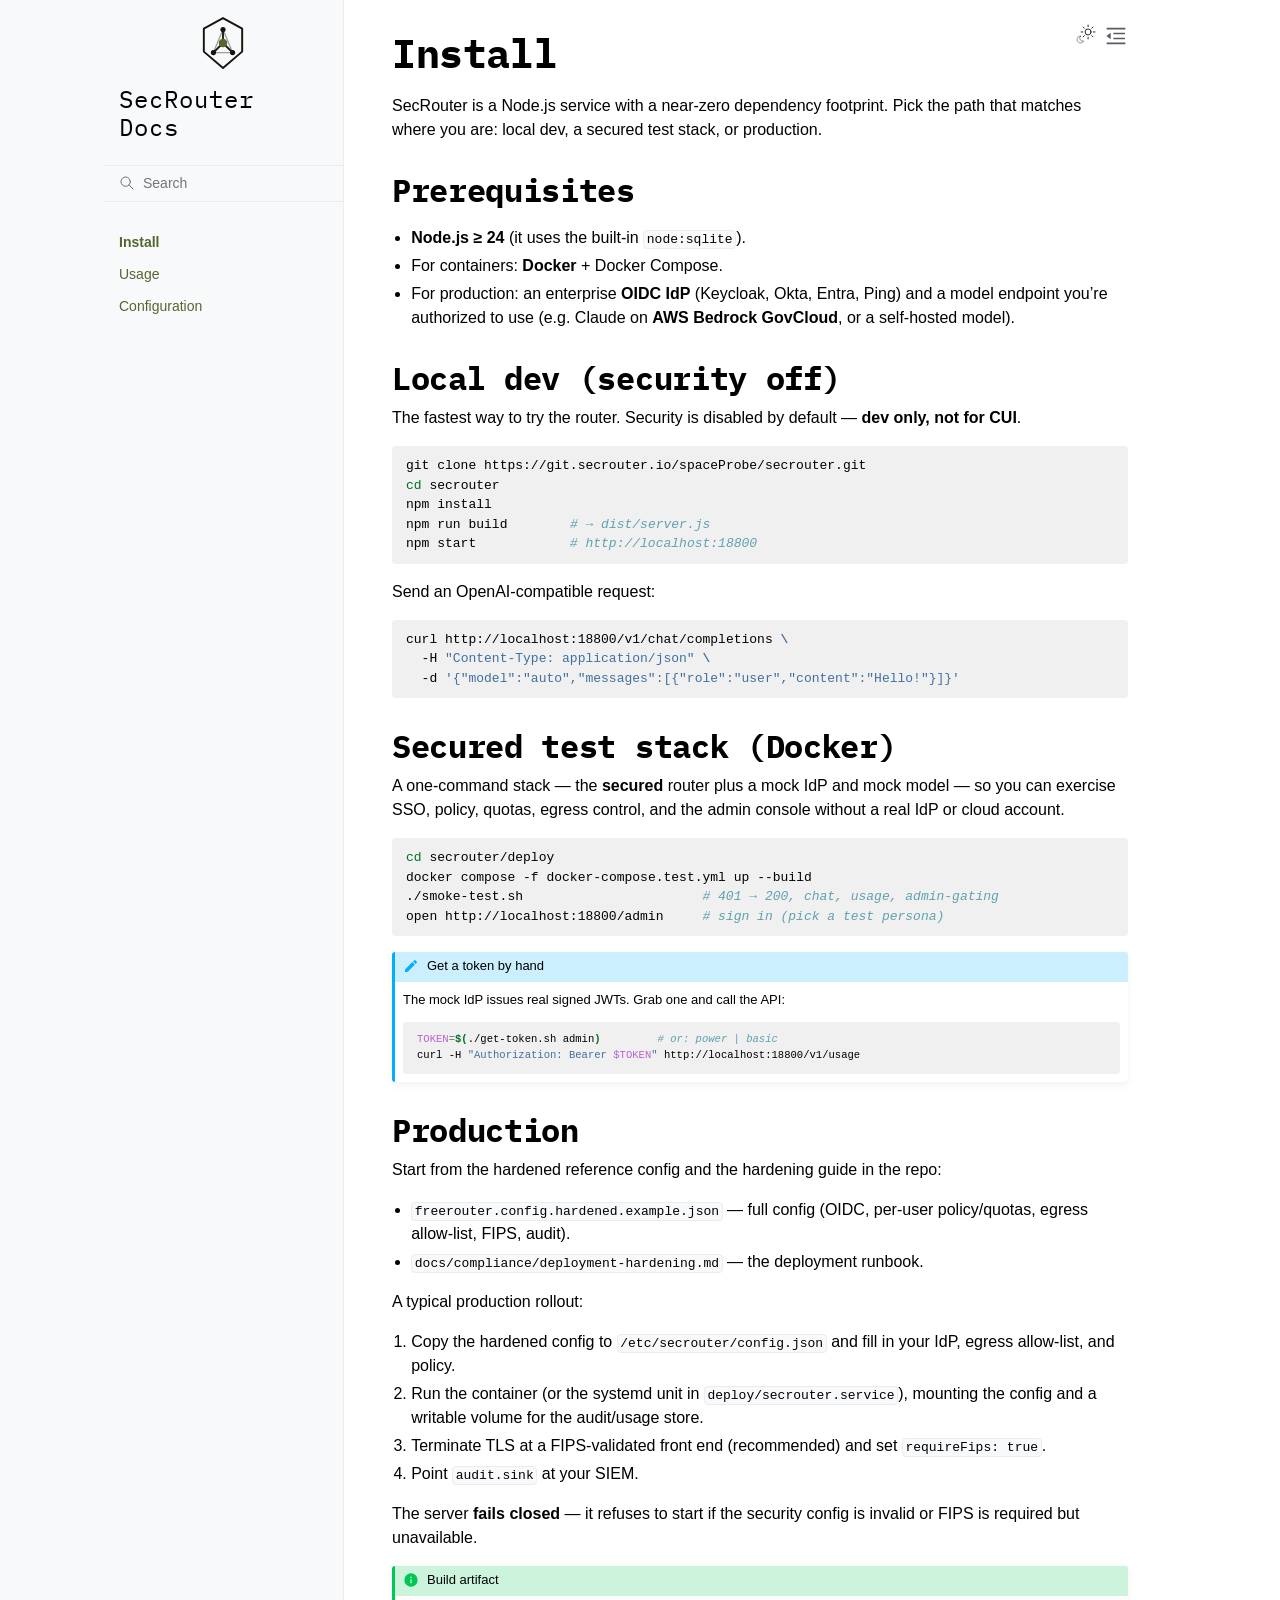
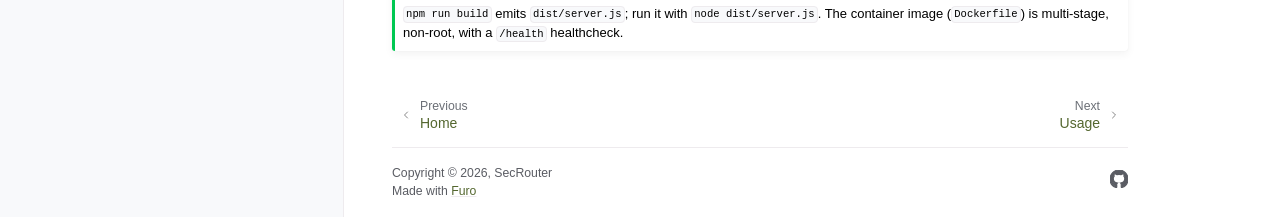
<file: docs/install.html>
<!doctype html>
<html class="no-js" lang="en" data-content_root="./">
  <head><meta charset="utf-8">
    <meta name="viewport" content="width=device-width,initial-scale=1">
    <meta name="color-scheme" content="light dark"><meta name="viewport" content="width=device-width, initial-scale=1" />
<link rel="index" title="Index" href="genindex.html"><link rel="search" title="Search" href="search.html"><link rel="next" title="Usage" href="usage.html"><link rel="prev" title="SecRouter documentation" href="index.html">
        <link rel="prefetch" href="_static/logo-mark.svg" as="image">
        <link rel="prefetch" href="_static/logo-mark-dark.svg" as="image">

    <!-- Generated with Sphinx 7.4.7 and Furo 2025.12.19 -->
        <title>Install - SecRouter Docs</title>
      <link rel="stylesheet" type="text/css" href="_static/pygments.css?v=d75fae25" />
    <link rel="stylesheet" type="text/css" href="_static/styles/furo.css?v=7bdb33bb" />
    <link rel="stylesheet" type="text/css" href="_static/styles/furo-extensions.css?v=8dab3a3b" />
    <link rel="stylesheet" type="text/css" href="_static/custom.css?v=99ee7022" />
    
    


<style>
  body {
    --color-code-background: #f0f0f0;
  --color-code-foreground: black;
  --color-brand-primary: #54672f;
  --color-brand-content: #54672f;
  
  }
  @media not print {
    body[data-theme="dark"] {
      --color-code-background: #272822;
  --color-code-foreground: #f8f8f2;
  --color-brand-primary: #aebb78;
  --color-brand-content: #aebb78;
  
    }
    @media (prefers-color-scheme: dark) {
      body:not([data-theme="light"]) {
        --color-code-background: #272822;
  --color-code-foreground: #f8f8f2;
  --color-brand-primary: #aebb78;
  --color-brand-content: #aebb78;
  
      }
    }
  }
</style></head>
  <body>
    
    <script>
      document.body.dataset.theme = localStorage.getItem("theme") || "auto";
    </script>
    

<svg xmlns="http://www.w3.org/2000/svg" style="display: none;">
  <symbol id="svg-toc" viewBox="0 0 24 24">
    <title>Contents</title>
    <svg stroke="currentColor" fill="currentColor" stroke-width="0" viewBox="0 0 1024 1024">
      <path d="M408 442h480c4.4 0 8-3.6 8-8v-56c0-4.4-3.6-8-8-8H408c-4.4 0-8 3.6-8 8v56c0 4.4 3.6 8 8 8zm-8 204c0 4.4 3.6 8 8 8h480c4.4 0 8-3.6 8-8v-56c0-4.4-3.6-8-8-8H408c-4.4 0-8 3.6-8 8v56zm504-486H120c-4.4 0-8 3.6-8 8v56c0 4.4 3.6 8 8 8h784c4.4 0 8-3.6 8-8v-56c0-4.4-3.6-8-8-8zm0 632H120c-4.4 0-8 3.6-8 8v56c0 4.4 3.6 8 8 8h784c4.4 0 8-3.6 8-8v-56c0-4.4-3.6-8-8-8zM115.4 518.9L271.7 642c5.8 4.6 14.4.5 14.4-6.9V388.9c0-7.4-8.5-11.5-14.4-6.9L115.4 505.1a8.74 8.74 0 0 0 0 13.8z"/>
    </svg>
  </symbol>
  <symbol id="svg-menu" viewBox="0 0 24 24">
    <title>Menu</title>
    <svg xmlns="http://www.w3.org/2000/svg" viewBox="0 0 24 24" fill="none" stroke="currentColor"
      stroke-width="2" stroke-linecap="round" stroke-linejoin="round" class="feather-menu">
      <line x1="3" y1="12" x2="21" y2="12"></line>
      <line x1="3" y1="6" x2="21" y2="6"></line>
      <line x1="3" y1="18" x2="21" y2="18"></line>
    </svg>
  </symbol>
  <symbol id="svg-arrow-right" viewBox="0 0 24 24">
    <title>Expand</title>
    <svg xmlns="http://www.w3.org/2000/svg" viewBox="0 0 24 24" fill="none" stroke="currentColor"
      stroke-width="2" stroke-linecap="round" stroke-linejoin="round" class="feather-chevron-right">
      <polyline points="9 18 15 12 9 6"></polyline>
    </svg>
  </symbol>
  <symbol id="svg-sun" viewBox="0 0 24 24">
    <title>Light mode</title>
    <svg xmlns="http://www.w3.org/2000/svg" viewBox="0 0 24 24" fill="none" stroke="currentColor"
      stroke-width="1" stroke-linecap="round" stroke-linejoin="round" class="feather-sun">
      <circle cx="12" cy="12" r="5"></circle>
      <line x1="12" y1="1" x2="12" y2="3"></line>
      <line x1="12" y1="21" x2="12" y2="23"></line>
      <line x1="4.22" y1="4.22" x2="5.64" y2="5.64"></line>
      <line x1="18.36" y1="18.36" x2="19.78" y2="19.78"></line>
      <line x1="1" y1="12" x2="3" y2="12"></line>
      <line x1="21" y1="12" x2="23" y2="12"></line>
      <line x1="4.22" y1="19.78" x2="5.64" y2="18.36"></line>
      <line x1="18.36" y1="5.64" x2="19.78" y2="4.22"></line>
    </svg>
  </symbol>
  <symbol id="svg-moon" viewBox="0 0 24 24">
    <title>Dark mode</title>
    <svg xmlns="http://www.w3.org/2000/svg" viewBox="0 0 24 24" fill="none" stroke="currentColor"
      stroke-width="1" stroke-linecap="round" stroke-linejoin="round" class="icon-tabler-moon">
      <path stroke="none" d="M0 0h24v24H0z" fill="none" />
      <path d="M12 3c.132 0 .263 0 .393 0a7.5 7.5 0 0 0 7.92 12.446a9 9 0 1 1 -8.313 -12.454z" />
    </svg>
  </symbol>
  <symbol id="svg-sun-with-moon" viewBox="0 0 24 24">
    <title>Auto light/dark, in light mode</title>
    <svg xmlns="http://www.w3.org/2000/svg" viewBox="0 0 24 24" fill="none" stroke="currentColor"
      stroke-width="1" stroke-linecap="round" stroke-linejoin="round"
      class="icon-custom-derived-from-feather-sun-and-tabler-moon">
      <path style="opacity: 50%" d="M 5.411 14.504 C 5.471 14.504 5.532 14.504 5.591 14.504 C 3.639 16.319 4.383 19.569 6.931 20.352 C 7.693 20.586 8.512 20.551 9.25 20.252 C 8.023 23.207 4.056 23.725 2.11 21.184 C 0.166 18.642 1.702 14.949 4.874 14.536 C 5.051 14.512 5.231 14.5 5.411 14.5 L 5.411 14.504 Z"/>
      <line x1="14.5" y1="3.25" x2="14.5" y2="1.25"/>
      <line x1="14.5" y1="15.85" x2="14.5" y2="17.85"/>
      <line x1="10.044" y1="5.094" x2="8.63" y2="3.68"/>
      <line x1="19" y1="14.05" x2="20.414" y2="15.464"/>
      <line x1="8.2" y1="9.55" x2="6.2" y2="9.55"/>
      <line x1="20.8" y1="9.55" x2="22.8" y2="9.55"/>
      <line x1="10.044" y1="14.006" x2="8.63" y2="15.42"/>
      <line x1="19" y1="5.05" x2="20.414" y2="3.636"/>
      <circle cx="14.5" cy="9.55" r="3.6"/>
    </svg>
  </symbol>
  <symbol id="svg-moon-with-sun" viewBox="0 0 24 24">
    <title>Auto light/dark, in dark mode</title>
    <svg xmlns="http://www.w3.org/2000/svg" viewBox="0 0 24 24" fill="none" stroke="currentColor"
      stroke-width="1" stroke-linecap="round" stroke-linejoin="round"
      class="icon-custom-derived-from-feather-sun-and-tabler-moon">
      <path d="M 8.282 7.007 C 8.385 7.007 8.494 7.007 8.595 7.007 C 5.18 10.184 6.481 15.869 10.942 17.24 C 12.275 17.648 13.706 17.589 15 17.066 C 12.851 22.236 5.91 23.143 2.505 18.696 C -0.897 14.249 1.791 7.786 7.342 7.063 C 7.652 7.021 7.965 7 8.282 7 L 8.282 7.007 Z"/>
      <line style="opacity: 50%" x1="18" y1="3.705" x2="18" y2="2.5"/>
      <line style="opacity: 50%" x1="18" y1="11.295" x2="18" y2="12.5"/>
      <line style="opacity: 50%" x1="15.316" y1="4.816" x2="14.464" y2="3.964"/>
      <line style="opacity: 50%" x1="20.711" y1="10.212" x2="21.563" y2="11.063"/>
      <line style="opacity: 50%" x1="14.205" y1="7.5" x2="13.001" y2="7.5"/>
      <line style="opacity: 50%" x1="21.795" y1="7.5" x2="23" y2="7.5"/>
      <line style="opacity: 50%" x1="15.316" y1="10.184" x2="14.464" y2="11.036"/>
      <line style="opacity: 50%" x1="20.711" y1="4.789" x2="21.563" y2="3.937"/>
      <circle style="opacity: 50%" cx="18" cy="7.5" r="2.169"/>
    </svg>
  </symbol>
  <symbol id="svg-pencil" viewBox="0 0 24 24">
    <svg xmlns="http://www.w3.org/2000/svg" viewBox="0 0 24 24" fill="none" stroke="currentColor"
      stroke-width="1" stroke-linecap="round" stroke-linejoin="round" class="icon-tabler-pencil-code">
      <path d="M4 20h4l10.5 -10.5a2.828 2.828 0 1 0 -4 -4l-10.5 10.5v4" />
      <path d="M13.5 6.5l4 4" />
      <path d="M20 21l2 -2l-2 -2" />
      <path d="M17 17l-2 2l2 2" />
    </svg>
  </symbol>
  <symbol id="svg-eye" viewBox="0 0 24 24">
    <svg xmlns="http://www.w3.org/2000/svg" viewBox="0 0 24 24" fill="none" stroke="currentColor"
      stroke-width="1" stroke-linecap="round" stroke-linejoin="round" class="icon-tabler-eye-code">
      <path stroke="none" d="M0 0h24v24H0z" fill="none" />
      <path d="M10 12a2 2 0 1 0 4 0a2 2 0 0 0 -4 0" />
      <path
        d="M11.11 17.958c-3.209 -.307 -5.91 -2.293 -8.11 -5.958c2.4 -4 5.4 -6 9 -6c3.6 0 6.6 2 9 6c-.21 .352 -.427 .688 -.647 1.008" />
      <path d="M20 21l2 -2l-2 -2" />
      <path d="M17 17l-2 2l2 2" />
    </svg>
  </symbol>
</svg>

<input type="checkbox" class="sidebar-toggle" name="__navigation" id="__navigation" aria-label="Toggle site navigation sidebar">
<input type="checkbox" class="sidebar-toggle" name="__toc" id="__toc" aria-label="Toggle table of contents sidebar">
<label class="overlay sidebar-overlay" for="__navigation"></label>
<label class="overlay toc-overlay" for="__toc"></label>

<a class="skip-to-content muted-link" href="#furo-main-content">Skip to content</a>



<div class="page">
  <header class="mobile-header">
    <div class="header-left">
      <label class="nav-overlay-icon" for="__navigation">
        <span class="icon"><svg><use href="#svg-menu"></use></svg></span>
      </label>
    </div>
    <div class="header-center">
      <a href="index.html"><div class="brand">SecRouter Docs</div></a>
    </div>
    <div class="header-right">
      <div class="theme-toggle-container theme-toggle-header">
        <button class="theme-toggle" aria-label="Toggle Light / Dark / Auto color theme">
          <svg class="theme-icon-when-auto-light"><use href="#svg-sun-with-moon"></use></svg>
          <svg class="theme-icon-when-auto-dark"><use href="#svg-moon-with-sun"></use></svg>
          <svg class="theme-icon-when-dark"><use href="#svg-moon"></use></svg>
          <svg class="theme-icon-when-light"><use href="#svg-sun"></use></svg>
        </button>
      </div>
      <label class="toc-overlay-icon toc-header-icon" for="__toc">
        <span class="icon"><svg><use href="#svg-toc"></use></svg></span>
      </label>
    </div>
  </header>
  <aside class="sidebar-drawer">
    <div class="sidebar-container">
      
      <div class="sidebar-sticky"><a class="sidebar-brand" href="index.html">
  <div class="sidebar-logo-container">
    <img class="sidebar-logo only-light" src="_static/logo-mark.svg" alt="Light Logo"/>
    <img class="sidebar-logo only-dark" src="_static/logo-mark-dark.svg" alt="Dark Logo"/>
  </div>
  
  <span class="sidebar-brand-text">SecRouter Docs</span>
  
</a><form class="sidebar-search-container" method="get" action="search.html" role="search">
  <input class="sidebar-search" placeholder="Search" name="q" aria-label="Search">
  <input type="hidden" name="check_keywords" value="yes">
  <input type="hidden" name="area" value="default">
</form>
<div id="searchbox"></div><div class="sidebar-scroll"><div class="sidebar-tree">
  <ul class="current">
<li class="toctree-l1 current current-page"><a class="current reference internal" href="#">Install</a></li>
<li class="toctree-l1"><a class="reference internal" href="usage.html">Usage</a></li>
<li class="toctree-l1"><a class="reference internal" href="configuration.html">Configuration</a></li>
</ul>

</div>
</div>

      </div>
      
    </div>
  </aside>
  <div class="main">
    <div class="content">
      <div class="article-container">
        <a href="#" class="back-to-top muted-link">
          <svg xmlns="http://www.w3.org/2000/svg" viewBox="0 0 24 24">
            <path d="M13 20h-2V8l-5.5 5.5-1.42-1.42L12 4.16l7.92 7.92-1.42 1.42L13 8v12z"></path>
          </svg>
          <span>Back to top</span>
        </a>
        <div class="content-icon-container">
          

<div class="theme-toggle-container theme-toggle-content">
            <button class="theme-toggle" aria-label="Toggle Light / Dark / Auto color theme">
              <svg class="theme-icon-when-auto-light"><use href="#svg-sun-with-moon"></use></svg>
              <svg class="theme-icon-when-auto-dark"><use href="#svg-moon-with-sun"></use></svg>
              <svg class="theme-icon-when-dark"><use href="#svg-moon"></use></svg>
              <svg class="theme-icon-when-light"><use href="#svg-sun"></use></svg>
            </button>
          </div>
          <label class="toc-overlay-icon toc-content-icon" for="__toc">
            <span class="icon"><svg><use href="#svg-toc"></use></svg></span>
          </label>
        </div>
        <article role="main" id="furo-main-content">
          <section id="install">
<h1>Install<a class="headerlink" href="#install" title="Link to this heading">¶</a></h1>
<p>SecRouter is a Node.js service with a near-zero dependency footprint. Pick the path that matches where you are: local dev, a secured test stack, or production.</p>
<section id="prerequisites">
<h2>Prerequisites<a class="headerlink" href="#prerequisites" title="Link to this heading">¶</a></h2>
<ul class="simple">
<li><p><strong>Node.js ≥ 24</strong> (it uses the built-in <code class="docutils literal notranslate"><span class="pre">node:sqlite</span></code>).</p></li>
<li><p>For containers: <strong>Docker</strong> + Docker Compose.</p></li>
<li><p>For production: an enterprise <strong>OIDC IdP</strong> (Keycloak, Okta, Entra, Ping) and a model endpoint you’re authorized to use (e.g. Claude on <strong>AWS Bedrock GovCloud</strong>, or a self-hosted model).</p></li>
</ul>
</section>
<section id="local-dev-security-off">
<h2>Local dev (security off)<a class="headerlink" href="#local-dev-security-off" title="Link to this heading">¶</a></h2>
<p>The fastest way to try the router. Security is disabled by default — <strong>dev only, not for CUI</strong>.</p>
<div class="highlight-bash notranslate"><div class="highlight"><pre><span></span>git<span class="w"> </span>clone<span class="w"> </span>https://git.secrouter.io/spaceProbe/secrouter.git
<span class="nb">cd</span><span class="w"> </span>secrouter
npm<span class="w"> </span>install
npm<span class="w"> </span>run<span class="w"> </span>build<span class="w">        </span><span class="c1"># → dist/server.js</span>
npm<span class="w"> </span>start<span class="w">            </span><span class="c1"># http://localhost:18800</span>
</pre></div>
</div>
<p>Send an OpenAI-compatible request:</p>
<div class="highlight-bash notranslate"><div class="highlight"><pre><span></span>curl<span class="w"> </span>http://localhost:18800/v1/chat/completions<span class="w"> </span><span class="se">\</span>
<span class="w">  </span>-H<span class="w"> </span><span class="s2">&quot;Content-Type: application/json&quot;</span><span class="w"> </span><span class="se">\</span>
<span class="w">  </span>-d<span class="w"> </span><span class="s1">&#39;{&quot;model&quot;:&quot;auto&quot;,&quot;messages&quot;:[{&quot;role&quot;:&quot;user&quot;,&quot;content&quot;:&quot;Hello!&quot;}]}&#39;</span>
</pre></div>
</div>
</section>
<section id="secured-test-stack-docker">
<h2>Secured test stack (Docker)<a class="headerlink" href="#secured-test-stack-docker" title="Link to this heading">¶</a></h2>
<p>A one-command stack — the <strong>secured</strong> router plus a mock IdP and mock model — so you can exercise SSO, policy, quotas, egress control, and the admin console without a real IdP or cloud account.</p>
<div class="highlight-bash notranslate"><div class="highlight"><pre><span></span><span class="nb">cd</span><span class="w"> </span>secrouter/deploy
docker<span class="w"> </span>compose<span class="w"> </span>-f<span class="w"> </span>docker-compose.test.yml<span class="w"> </span>up<span class="w"> </span>--build
./smoke-test.sh<span class="w">                       </span><span class="c1"># 401 → 200, chat, usage, admin-gating</span>
open<span class="w"> </span>http://localhost:18800/admin<span class="w">     </span><span class="c1"># sign in (pick a test persona)</span>
</pre></div>
</div>
<div class="note admonition">
<p class="admonition-title">Get a token by hand</p>
<p>The mock IdP issues real signed JWTs. Grab one and call the API:</p>
<div class="highlight-bash notranslate"><div class="highlight"><pre><span></span><span class="nv">TOKEN</span><span class="o">=</span><span class="k">$(</span>./get-token.sh<span class="w"> </span>admin<span class="k">)</span><span class="w">         </span><span class="c1"># or: power | basic</span>
curl<span class="w"> </span>-H<span class="w"> </span><span class="s2">&quot;Authorization: Bearer </span><span class="nv">$TOKEN</span><span class="s2">&quot;</span><span class="w"> </span>http://localhost:18800/v1/usage
</pre></div>
</div>
</div>
</section>
<section id="production">
<h2>Production<a class="headerlink" href="#production" title="Link to this heading">¶</a></h2>
<p>Start from the hardened reference config and the hardening guide in the repo:</p>
<ul class="simple">
<li><p><code class="docutils literal notranslate"><span class="pre">freerouter.config.hardened.example.json</span></code> — full config (OIDC, per-user policy/quotas, egress allow-list, FIPS, audit).</p></li>
<li><p><code class="docutils literal notranslate"><span class="pre">docs/compliance/deployment-hardening.md</span></code> — the deployment runbook.</p></li>
</ul>
<p>A typical production rollout:</p>
<ol class="arabic simple">
<li><p>Copy the hardened config to <code class="docutils literal notranslate"><span class="pre">/etc/secrouter/config.json</span></code> and fill in your IdP, egress allow-list, and policy.</p></li>
<li><p>Run the container (or the systemd unit in <code class="docutils literal notranslate"><span class="pre">deploy/secrouter.service</span></code>), mounting the config and a writable volume for the audit/usage store.</p></li>
<li><p>Terminate TLS at a FIPS-validated front end (recommended) and set <code class="docutils literal notranslate"><span class="pre">requireFips:</span> <span class="pre">true</span></code>.</p></li>
<li><p>Point <code class="docutils literal notranslate"><span class="pre">audit.sink</span></code> at your SIEM.</p></li>
</ol>
<p>The server <strong>fails closed</strong> — it refuses to start if the security config is invalid or FIPS is required but unavailable.</p>
<div class="tip admonition">
<p class="admonition-title">Build artifact</p>
<p><code class="docutils literal notranslate"><span class="pre">npm</span> <span class="pre">run</span> <span class="pre">build</span></code> emits <code class="docutils literal notranslate"><span class="pre">dist/server.js</span></code>; run it with <code class="docutils literal notranslate"><span class="pre">node</span> <span class="pre">dist/server.js</span></code>. The container image (<code class="docutils literal notranslate"><span class="pre">Dockerfile</span></code>) is multi-stage, non-root, with a <code class="docutils literal notranslate"><span class="pre">/health</span></code> healthcheck.</p>
</div>
</section>
</section>

        </article>
      </div>
      <footer>
        
        <div class="related-pages">
          <a class="next-page" href="usage.html">
              <div class="page-info">
                <div class="context">
                  <span>Next</span>
                </div>
                <div class="title">Usage</div>
              </div>
              <svg class="furo-related-icon"><use href="#svg-arrow-right"></use></svg>
            </a>
          <a class="prev-page" href="index.html">
              <svg class="furo-related-icon"><use href="#svg-arrow-right"></use></svg>
              <div class="page-info">
                <div class="context">
                  <span>Previous</span>
                </div>
                
                <div class="title">Home</div>
                
              </div>
            </a>
        </div>
        <div class="bottom-of-page">
          <div class="left-details">
            <div class="copyright">
                Copyright &#169; 2026, SecRouter
            </div>
            Made with 
            <a href="https://github.com/pradyunsg/furo">Furo</a>
            
          </div>
          <div class="right-details">
            <div class="icons">
              <a class="muted-link " href="https://git.secrouter.io/spaceProbe/secrouter" aria-label="GitHub"><svg stroke="currentColor" fill="currentColor" viewBox="0 0 16 16" width="20" height="20"><path d="M8 0C3.58 0 0 3.58 0 8c0 3.54 2.29 6.53 5.47 7.59.4.07.55-.17.55-.38 0-.19-.01-.82-.01-1.49-2.01.37-2.53-.49-2.69-.94-.09-.23-.48-.94-.82-1.13-.28-.15-.68-.52-.01-.53.63-.01 1.08.58 1.23.82.72 1.21 1.87.87 2.33.66.07-.52.28-.87.51-1.07-1.78-.2-3.64-.89-3.64-3.95 0-.87.31-1.59.82-2.15-.08-.2-.36-1.02.08-2.12 0 0 .67-.21 2.2.82.64-.18 1.32-.27 2-.27.68 0 1.36.09 2 .27 1.53-1.04 2.2-.82 2.2-.82.44 1.1.16 1.92.08 2.12.51.56.82 1.27.82 2.15 0 3.07-1.87 3.75-3.65 3.95.29.25.54.73.54 1.48 0 1.07-.01 1.93-.01 2.2 0 .21.15.46.55.38A8.01 8.01 0 0 0 16 8c0-4.42-3.58-8-8-8z"/></svg></a>
              
            </div>
          </div>
        </div>
        
      </footer>
    </div>
    <aside class="toc-drawer">
      
      
      <div class="toc-sticky toc-scroll">
        <div class="toc-title-container">
          <span class="toc-title">
            On this page
          </span>
        </div>
        <div class="toc-tree-container">
          <div class="toc-tree">
            <ul>
<li><a class="reference internal" href="#">Install</a><ul>
<li><a class="reference internal" href="#prerequisites">Prerequisites</a></li>
<li><a class="reference internal" href="#local-dev-security-off">Local dev (security off)</a></li>
<li><a class="reference internal" href="#secured-test-stack-docker">Secured test stack (Docker)</a></li>
<li><a class="reference internal" href="#production">Production</a></li>
</ul>
</li>
</ul>

          </div>
        </div>
      </div>
      
      
    </aside>
  </div>
</div><script src="_static/documentation_options.js?v=2882ecd3"></script>
    <script src="_static/doctools.js?v=9a2dae69"></script>
    <script src="_static/sphinx_highlight.js?v=dc90522c"></script>
    <script src="_static/scripts/furo.js?v=46bd48cc"></script>
    </body>
</html>
</file>
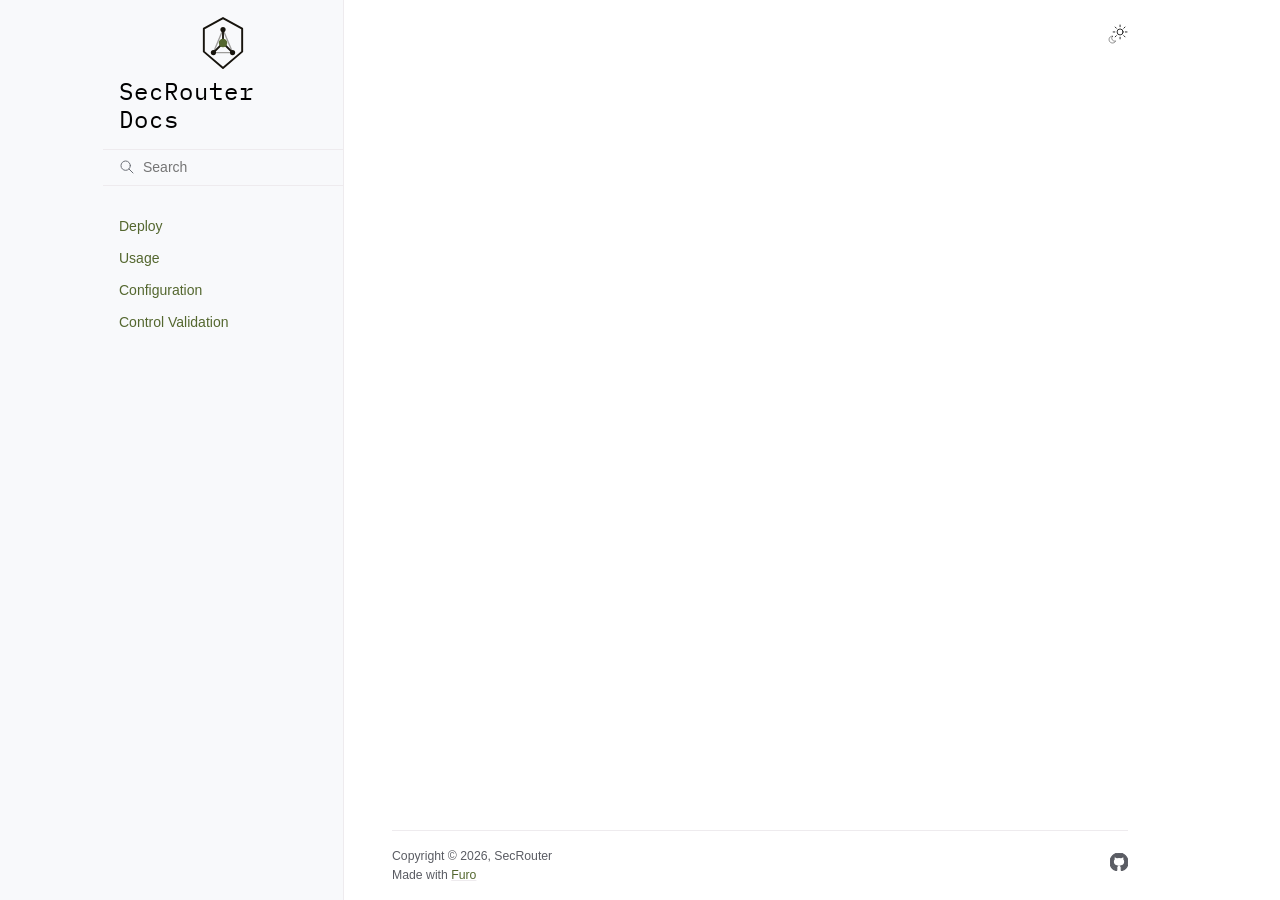
<file: docs/search.html>
<!doctype html>
<html class="no-js" lang="en" data-content_root="./">
  <head>
<meta charset="utf-8">
    <meta name="viewport" content="width=device-width,initial-scale=1">
    <meta name="color-scheme" content="light dark"><link rel="index" title="Index" href="genindex.html"><link rel="search" title="Search" href="#">
        <link rel="prefetch" href="_static/logo-mark.svg" as="image">
        <link rel="prefetch" href="_static/logo-mark-dark.svg" as="image">

    <!-- Generated with Sphinx 7.4.7 and Furo 2025.12.19 -->
<meta name="robots" content="noindex" />
<title>Search - SecRouter Docs</title><link rel="stylesheet" type="text/css" href="_static/pygments.css?v=d75fae25" />
    <link rel="stylesheet" type="text/css" href="_static/styles/furo.css?v=7bdb33bb" />
    <link rel="stylesheet" type="text/css" href="_static/styles/furo-extensions.css?v=8dab3a3b" />
    <link rel="stylesheet" type="text/css" href="_static/custom.css?v=11b728c8" />
    
    


<style>
  body {
    --color-code-background: #f0f0f0;
  --color-code-foreground: black;
  --color-brand-primary: #54672f;
  --color-brand-content: #54672f;
  
  }
  @media not print {
    body[data-theme="dark"] {
      --color-code-background: #272822;
  --color-code-foreground: #f8f8f2;
  --color-brand-primary: #aebb78;
  --color-brand-content: #aebb78;
  
    }
    @media (prefers-color-scheme: dark) {
      body:not([data-theme="light"]) {
        --color-code-background: #272822;
  --color-code-foreground: #f8f8f2;
  --color-brand-primary: #aebb78;
  --color-brand-content: #aebb78;
  
      }
    }
  }
</style></head>
  <body>
    
    <script>
      document.body.dataset.theme = localStorage.getItem("theme") || "auto";
    </script>
    

<svg xmlns="http://www.w3.org/2000/svg" style="display: none;">
  <symbol id="svg-toc" viewBox="0 0 24 24">
    <title>Contents</title>
    <svg stroke="currentColor" fill="currentColor" stroke-width="0" viewBox="0 0 1024 1024">
      <path d="M408 442h480c4.4 0 8-3.6 8-8v-56c0-4.4-3.6-8-8-8H408c-4.4 0-8 3.6-8 8v56c0 4.4 3.6 8 8 8zm-8 204c0 4.4 3.6 8 8 8h480c4.4 0 8-3.6 8-8v-56c0-4.4-3.6-8-8-8H408c-4.4 0-8 3.6-8 8v56zm504-486H120c-4.4 0-8 3.6-8 8v56c0 4.4 3.6 8 8 8h784c4.4 0 8-3.6 8-8v-56c0-4.4-3.6-8-8-8zm0 632H120c-4.4 0-8 3.6-8 8v56c0 4.4 3.6 8 8 8h784c4.4 0 8-3.6 8-8v-56c0-4.4-3.6-8-8-8zM115.4 518.9L271.7 642c5.8 4.6 14.4.5 14.4-6.9V388.9c0-7.4-8.5-11.5-14.4-6.9L115.4 505.1a8.74 8.74 0 0 0 0 13.8z"/>
    </svg>
  </symbol>
  <symbol id="svg-menu" viewBox="0 0 24 24">
    <title>Menu</title>
    <svg xmlns="http://www.w3.org/2000/svg" viewBox="0 0 24 24" fill="none" stroke="currentColor"
      stroke-width="2" stroke-linecap="round" stroke-linejoin="round" class="feather-menu">
      <line x1="3" y1="12" x2="21" y2="12"></line>
      <line x1="3" y1="6" x2="21" y2="6"></line>
      <line x1="3" y1="18" x2="21" y2="18"></line>
    </svg>
  </symbol>
  <symbol id="svg-arrow-right" viewBox="0 0 24 24">
    <title>Expand</title>
    <svg xmlns="http://www.w3.org/2000/svg" viewBox="0 0 24 24" fill="none" stroke="currentColor"
      stroke-width="2" stroke-linecap="round" stroke-linejoin="round" class="feather-chevron-right">
      <polyline points="9 18 15 12 9 6"></polyline>
    </svg>
  </symbol>
  <symbol id="svg-sun" viewBox="0 0 24 24">
    <title>Light mode</title>
    <svg xmlns="http://www.w3.org/2000/svg" viewBox="0 0 24 24" fill="none" stroke="currentColor"
      stroke-width="1" stroke-linecap="round" stroke-linejoin="round" class="feather-sun">
      <circle cx="12" cy="12" r="5"></circle>
      <line x1="12" y1="1" x2="12" y2="3"></line>
      <line x1="12" y1="21" x2="12" y2="23"></line>
      <line x1="4.22" y1="4.22" x2="5.64" y2="5.64"></line>
      <line x1="18.36" y1="18.36" x2="19.78" y2="19.78"></line>
      <line x1="1" y1="12" x2="3" y2="12"></line>
      <line x1="21" y1="12" x2="23" y2="12"></line>
      <line x1="4.22" y1="19.78" x2="5.64" y2="18.36"></line>
      <line x1="18.36" y1="5.64" x2="19.78" y2="4.22"></line>
    </svg>
  </symbol>
  <symbol id="svg-moon" viewBox="0 0 24 24">
    <title>Dark mode</title>
    <svg xmlns="http://www.w3.org/2000/svg" viewBox="0 0 24 24" fill="none" stroke="currentColor"
      stroke-width="1" stroke-linecap="round" stroke-linejoin="round" class="icon-tabler-moon">
      <path stroke="none" d="M0 0h24v24H0z" fill="none" />
      <path d="M12 3c.132 0 .263 0 .393 0a7.5 7.5 0 0 0 7.92 12.446a9 9 0 1 1 -8.313 -12.454z" />
    </svg>
  </symbol>
  <symbol id="svg-sun-with-moon" viewBox="0 0 24 24">
    <title>Auto light/dark, in light mode</title>
    <svg xmlns="http://www.w3.org/2000/svg" viewBox="0 0 24 24" fill="none" stroke="currentColor"
      stroke-width="1" stroke-linecap="round" stroke-linejoin="round"
      class="icon-custom-derived-from-feather-sun-and-tabler-moon">
      <path style="opacity: 50%" d="M 5.411 14.504 C 5.471 14.504 5.532 14.504 5.591 14.504 C 3.639 16.319 4.383 19.569 6.931 20.352 C 7.693 20.586 8.512 20.551 9.25 20.252 C 8.023 23.207 4.056 23.725 2.11 21.184 C 0.166 18.642 1.702 14.949 4.874 14.536 C 5.051 14.512 5.231 14.5 5.411 14.5 L 5.411 14.504 Z"/>
      <line x1="14.5" y1="3.25" x2="14.5" y2="1.25"/>
      <line x1="14.5" y1="15.85" x2="14.5" y2="17.85"/>
      <line x1="10.044" y1="5.094" x2="8.63" y2="3.68"/>
      <line x1="19" y1="14.05" x2="20.414" y2="15.464"/>
      <line x1="8.2" y1="9.55" x2="6.2" y2="9.55"/>
      <line x1="20.8" y1="9.55" x2="22.8" y2="9.55"/>
      <line x1="10.044" y1="14.006" x2="8.63" y2="15.42"/>
      <line x1="19" y1="5.05" x2="20.414" y2="3.636"/>
      <circle cx="14.5" cy="9.55" r="3.6"/>
    </svg>
  </symbol>
  <symbol id="svg-moon-with-sun" viewBox="0 0 24 24">
    <title>Auto light/dark, in dark mode</title>
    <svg xmlns="http://www.w3.org/2000/svg" viewBox="0 0 24 24" fill="none" stroke="currentColor"
      stroke-width="1" stroke-linecap="round" stroke-linejoin="round"
      class="icon-custom-derived-from-feather-sun-and-tabler-moon">
      <path d="M 8.282 7.007 C 8.385 7.007 8.494 7.007 8.595 7.007 C 5.18 10.184 6.481 15.869 10.942 17.24 C 12.275 17.648 13.706 17.589 15 17.066 C 12.851 22.236 5.91 23.143 2.505 18.696 C -0.897 14.249 1.791 7.786 7.342 7.063 C 7.652 7.021 7.965 7 8.282 7 L 8.282 7.007 Z"/>
      <line style="opacity: 50%" x1="18" y1="3.705" x2="18" y2="2.5"/>
      <line style="opacity: 50%" x1="18" y1="11.295" x2="18" y2="12.5"/>
      <line style="opacity: 50%" x1="15.316" y1="4.816" x2="14.464" y2="3.964"/>
      <line style="opacity: 50%" x1="20.711" y1="10.212" x2="21.563" y2="11.063"/>
      <line style="opacity: 50%" x1="14.205" y1="7.5" x2="13.001" y2="7.5"/>
      <line style="opacity: 50%" x1="21.795" y1="7.5" x2="23" y2="7.5"/>
      <line style="opacity: 50%" x1="15.316" y1="10.184" x2="14.464" y2="11.036"/>
      <line style="opacity: 50%" x1="20.711" y1="4.789" x2="21.563" y2="3.937"/>
      <circle style="opacity: 50%" cx="18" cy="7.5" r="2.169"/>
    </svg>
  </symbol>
  <symbol id="svg-pencil" viewBox="0 0 24 24">
    <svg xmlns="http://www.w3.org/2000/svg" viewBox="0 0 24 24" fill="none" stroke="currentColor"
      stroke-width="1" stroke-linecap="round" stroke-linejoin="round" class="icon-tabler-pencil-code">
      <path d="M4 20h4l10.5 -10.5a2.828 2.828 0 1 0 -4 -4l-10.5 10.5v4" />
      <path d="M13.5 6.5l4 4" />
      <path d="M20 21l2 -2l-2 -2" />
      <path d="M17 17l-2 2l2 2" />
    </svg>
  </symbol>
  <symbol id="svg-eye" viewBox="0 0 24 24">
    <svg xmlns="http://www.w3.org/2000/svg" viewBox="0 0 24 24" fill="none" stroke="currentColor"
      stroke-width="1" stroke-linecap="round" stroke-linejoin="round" class="icon-tabler-eye-code">
      <path stroke="none" d="M0 0h24v24H0z" fill="none" />
      <path d="M10 12a2 2 0 1 0 4 0a2 2 0 0 0 -4 0" />
      <path
        d="M11.11 17.958c-3.209 -.307 -5.91 -2.293 -8.11 -5.958c2.4 -4 5.4 -6 9 -6c3.6 0 6.6 2 9 6c-.21 .352 -.427 .688 -.647 1.008" />
      <path d="M20 21l2 -2l-2 -2" />
      <path d="M17 17l-2 2l2 2" />
    </svg>
  </symbol>
</svg>

<input type="checkbox" class="sidebar-toggle" name="__navigation" id="__navigation" aria-label="Toggle site navigation sidebar">
<input type="checkbox" class="sidebar-toggle" name="__toc" id="__toc" aria-label="Toggle table of contents sidebar">
<label class="overlay sidebar-overlay" for="__navigation"></label>
<label class="overlay toc-overlay" for="__toc"></label>

<a class="skip-to-content muted-link" href="#furo-main-content">Skip to content</a>



<div class="page">
  <header class="mobile-header">
    <div class="header-left">
      <label class="nav-overlay-icon" for="__navigation">
        <span class="icon"><svg><use href="#svg-menu"></use></svg></span>
      </label>
    </div>
    <div class="header-center">
      <a href="index.html"><div class="brand">SecRouter Docs</div></a>
    </div>
    <div class="header-right">
      <div class="theme-toggle-container theme-toggle-header">
        <button class="theme-toggle" aria-label="Toggle Light / Dark / Auto color theme">
          <svg class="theme-icon-when-auto-light"><use href="#svg-sun-with-moon"></use></svg>
          <svg class="theme-icon-when-auto-dark"><use href="#svg-moon-with-sun"></use></svg>
          <svg class="theme-icon-when-dark"><use href="#svg-moon"></use></svg>
          <svg class="theme-icon-when-light"><use href="#svg-sun"></use></svg>
        </button>
      </div>
      <label class="toc-overlay-icon toc-header-icon no-toc" for="__toc">
        <span class="icon"><svg><use href="#svg-toc"></use></svg></span>
      </label>
    </div>
  </header>
  <aside class="sidebar-drawer">
    <div class="sidebar-container">
      
      <div class="sidebar-sticky"><div class="sidebar-brand">
  <a class="sidebar-brand-logo-link" href="../index.html" title="SecRouter — main site">
    <div class="sidebar-logo-container">
      <img class="sidebar-logo only-light" src="_static/logo-mark.svg" alt="Light Logo"/>
      <img class="sidebar-logo only-dark" src="_static/logo-mark-dark.svg" alt="Dark Logo"/>
    </div>
  </a>
  
  <a class="sidebar-brand-name-link" href="index.html" title="Documentation home">
    <span class="sidebar-brand-text">SecRouter Docs</span>
  </a>
  
</div><form class="sidebar-search-container" method="get" action="#" role="search">
  <input class="sidebar-search" placeholder="Search" name="q" aria-label="Search">
  <input type="hidden" name="check_keywords" value="yes">
  <input type="hidden" name="area" value="default">
</form>
<div id="searchbox"></div><div class="sidebar-scroll"><div class="sidebar-tree">
  <ul>
<li class="toctree-l1"><a class="reference internal" href="deploy.html">Deploy</a></li>
<li class="toctree-l1"><a class="reference internal" href="usage.html">Usage</a></li>
<li class="toctree-l1"><a class="reference internal" href="configuration.html">Configuration</a></li>
<li class="toctree-l1"><a class="reference internal" href="control-validation.html">Control Validation</a></li>
</ul>

</div>
</div>

      </div>
      
    </div>
  </aside>
  <div class="main">
    <div class="content">
      <div class="article-container">
        <a href="#" class="back-to-top muted-link">
          <svg xmlns="http://www.w3.org/2000/svg" viewBox="0 0 24 24">
            <path d="M13 20h-2V8l-5.5 5.5-1.42-1.42L12 4.16l7.92 7.92-1.42 1.42L13 8v12z"></path>
          </svg>
          <span>Back to top</span>
        </a>
        <div class="content-icon-container">
          <div class="theme-toggle-container theme-toggle-content">
            <button class="theme-toggle" aria-label="Toggle Light / Dark / Auto color theme">
              <svg class="theme-icon-when-auto-light"><use href="#svg-sun-with-moon"></use></svg>
              <svg class="theme-icon-when-auto-dark"><use href="#svg-moon-with-sun"></use></svg>
              <svg class="theme-icon-when-dark"><use href="#svg-moon"></use></svg>
              <svg class="theme-icon-when-light"><use href="#svg-sun"></use></svg>
            </button>
          </div>
          <label class="toc-overlay-icon toc-content-icon no-toc" for="__toc">
            <span class="icon"><svg><use href="#svg-toc"></use></svg></span>
          </label>
        </div>
        <article role="main" id="furo-main-content">
          
<noscript>
<div class="admonition error">
  <p class="admonition-title">Error</p>
  <p>
    Please activate JavaScript to enable the search functionality.
  </p>
</div>
</noscript>

<div id="search-results"></div>

        </article>
      </div>
      <footer>
        
        <div class="related-pages">
          
          
        </div>
        <div class="bottom-of-page">
          <div class="left-details">
            <div class="copyright">
                Copyright &#169; 2026, SecRouter
            </div>
            Made with 
            <a href="https://github.com/pradyunsg/furo">Furo</a>
            
          </div>
          <div class="right-details">
            <div class="icons">
              <a class="muted-link " href="https://git.secrouter.io/spaceProbe/secrouter" aria-label="GitHub"><svg stroke="currentColor" fill="currentColor" viewBox="0 0 16 16" width="20" height="20"><path d="M8 0C3.58 0 0 3.58 0 8c0 3.54 2.29 6.53 5.47 7.59.4.07.55-.17.55-.38 0-.19-.01-.82-.01-1.49-2.01.37-2.53-.49-2.69-.94-.09-.23-.48-.94-.82-1.13-.28-.15-.68-.52-.01-.53.63-.01 1.08.58 1.23.82.72 1.21 1.87.87 2.33.66.07-.52.28-.87.51-1.07-1.78-.2-3.64-.89-3.64-3.95 0-.87.31-1.59.82-2.15-.08-.2-.36-1.02.08-2.12 0 0 .67-.21 2.2.82.64-.18 1.32-.27 2-.27.68 0 1.36.09 2 .27 1.53-1.04 2.2-.82 2.2-.82.44 1.1.16 1.92.08 2.12.51.56.82 1.27.82 2.15 0 3.07-1.87 3.75-3.65 3.95.29.25.54.73.54 1.48 0 1.07-.01 1.93-.01 2.2 0 .21.15.46.55.38A8.01 8.01 0 0 0 16 8c0-4.42-3.58-8-8-8z"/></svg></a>
              
            </div>
          </div>
        </div>
        
      </footer>
    </div>
    <aside class="toc-drawer no-toc">
      
      
      
    </aside>
  </div>
</div><script src="_static/documentation_options.js?v=2882ecd3"></script>
    <script src="_static/doctools.js?v=9a2dae69"></script>
    <script src="_static/sphinx_highlight.js?v=dc90522c"></script>
    <script src="_static/scripts/furo.js?v=46bd48cc"></script>
    
<script src="_static/searchtools.js"></script>
<script src="_static/language_data.js"></script>
<script src="searchindex.js"></script></body>
</html>
</file>
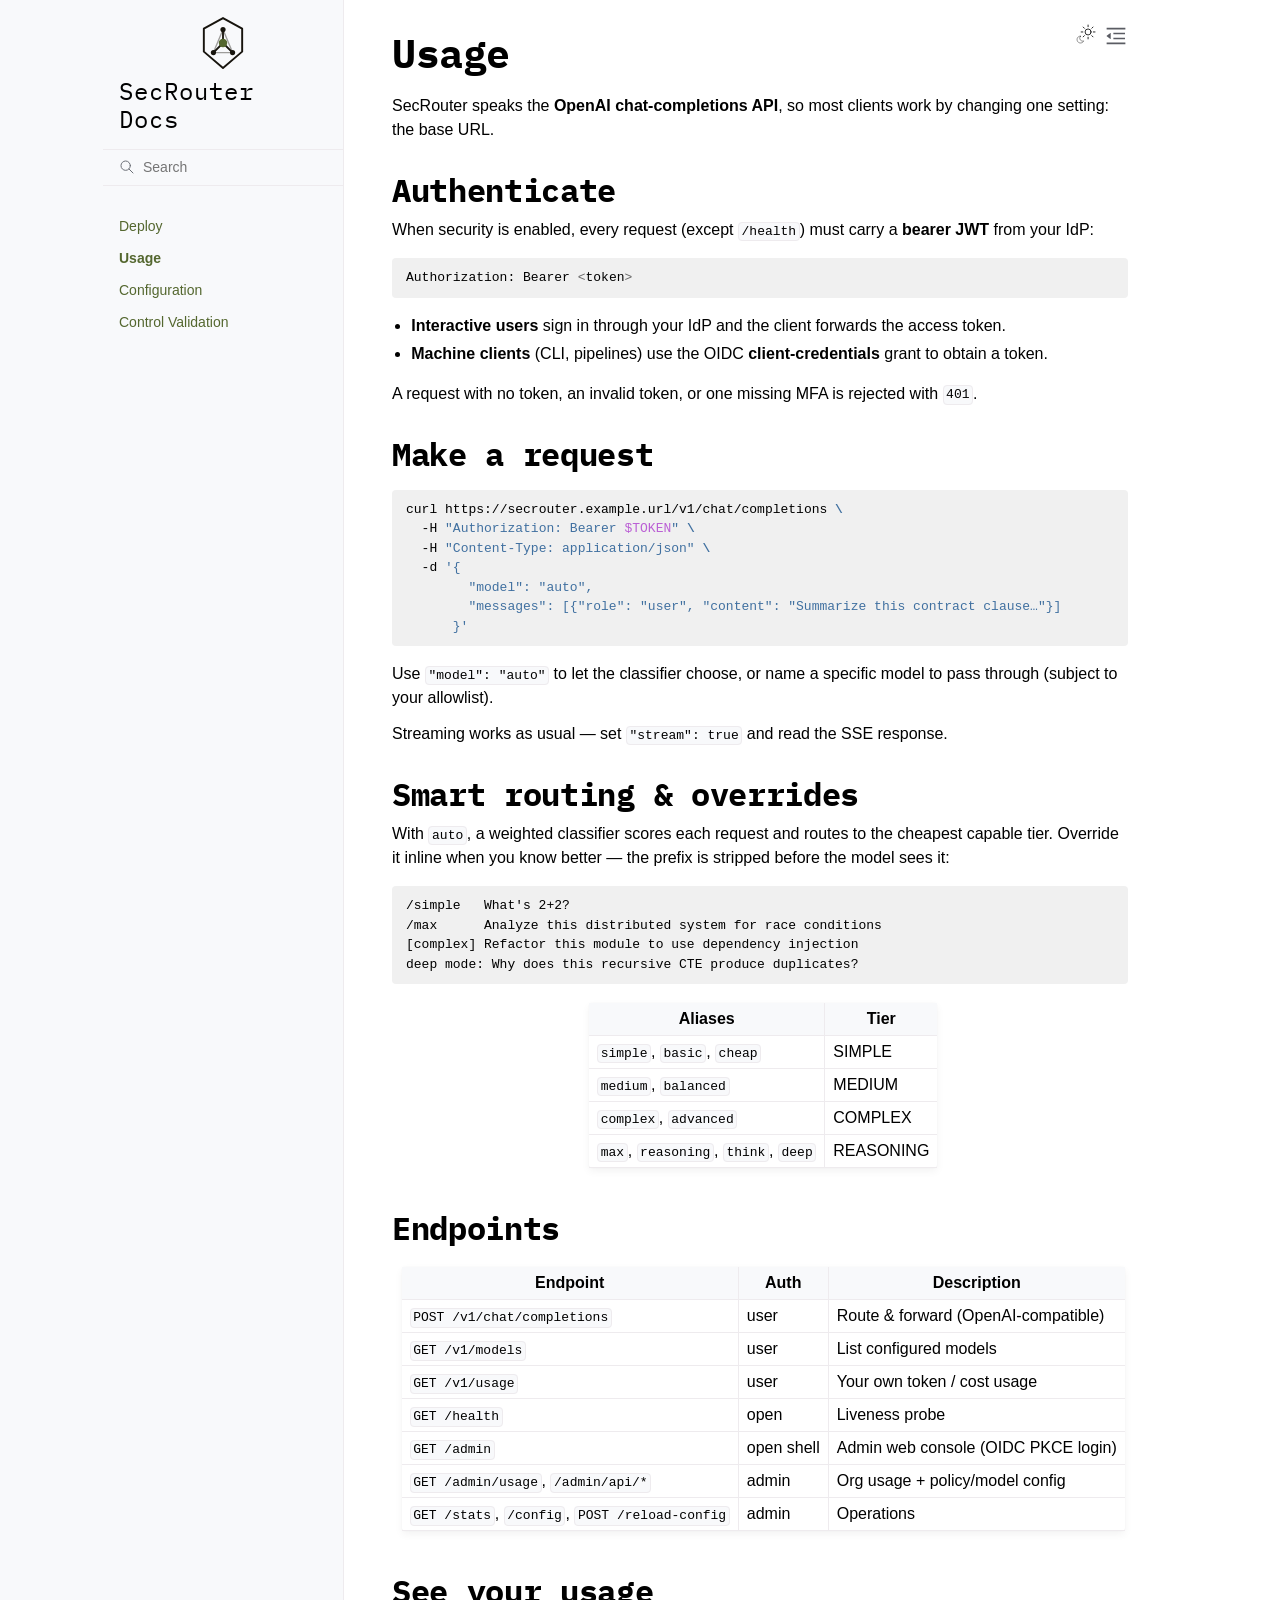
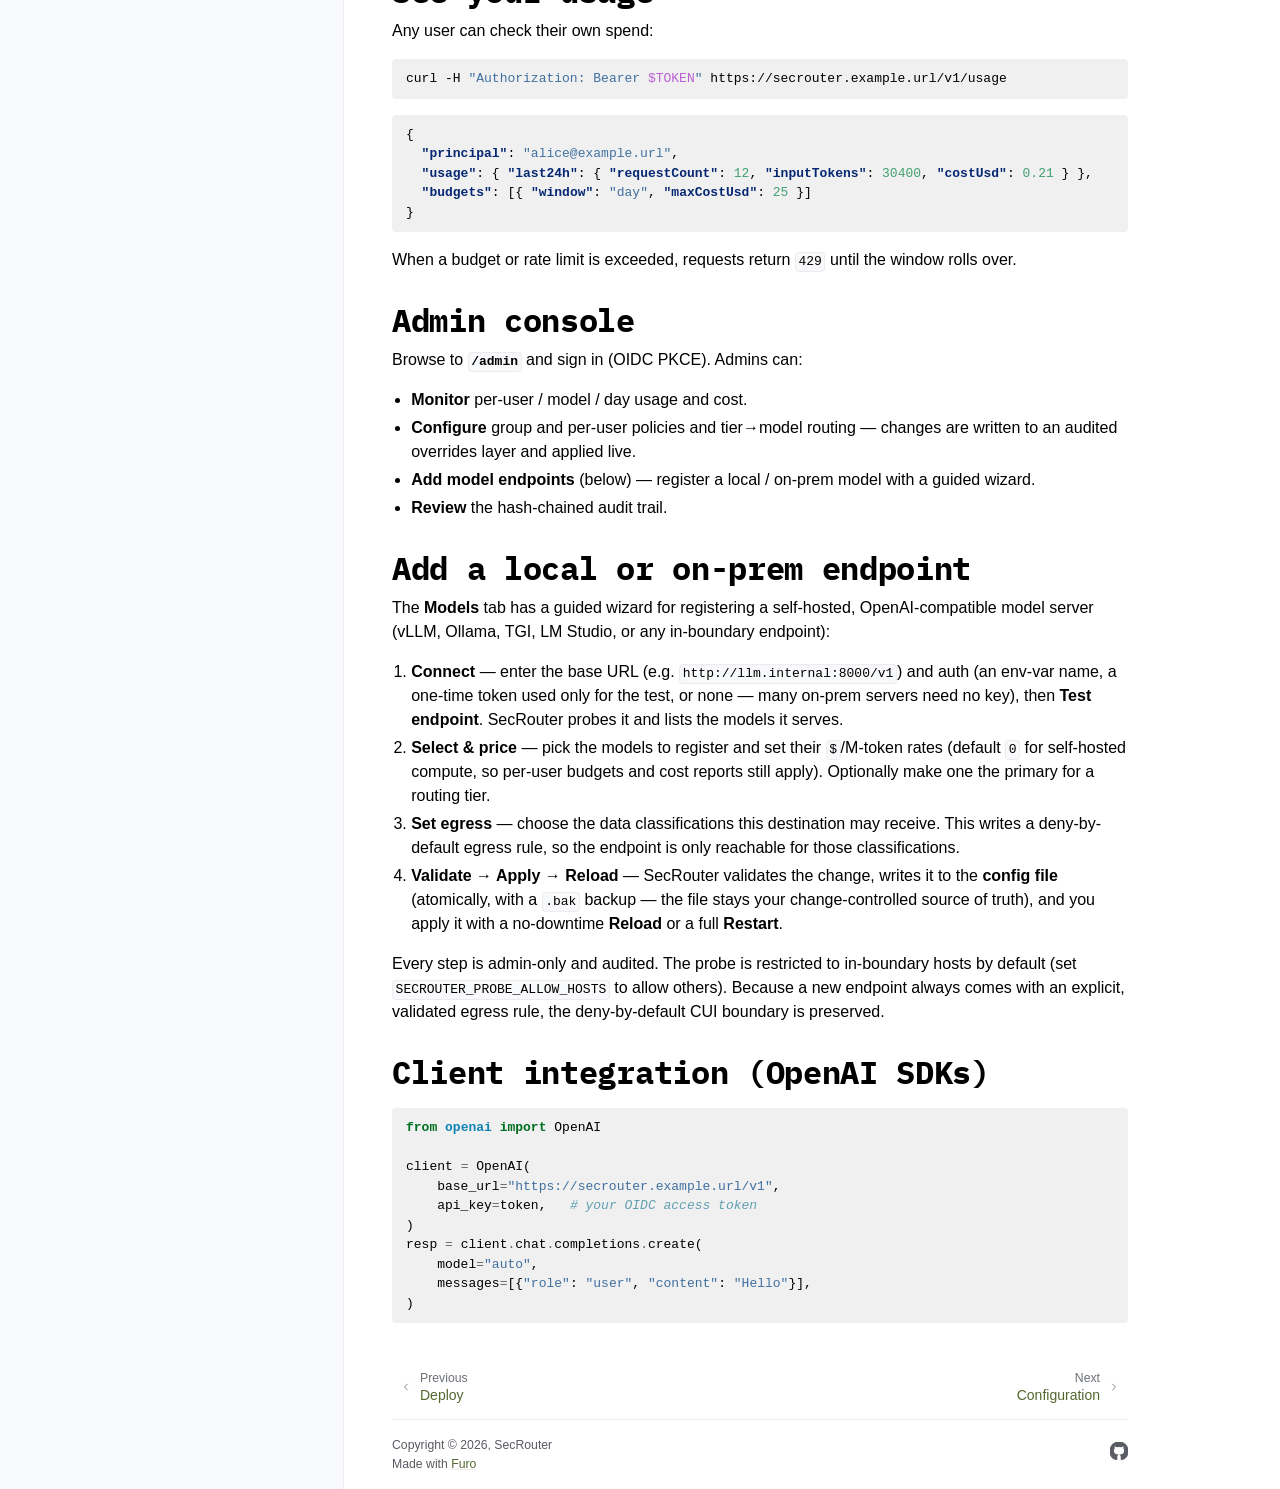
<file: docs/usage.html>
<!doctype html>
<html class="no-js" lang="en" data-content_root="./">
  <head><meta charset="utf-8">
    <meta name="viewport" content="width=device-width,initial-scale=1">
    <meta name="color-scheme" content="light dark"><meta name="viewport" content="width=device-width, initial-scale=1" />
<link rel="index" title="Index" href="genindex.html"><link rel="search" title="Search" href="search.html"><link rel="next" title="Configuration" href="configuration.html"><link rel="prev" title="Deploy" href="deploy.html">
        <link rel="prefetch" href="_static/logo-mark.svg" as="image">
        <link rel="prefetch" href="_static/logo-mark-dark.svg" as="image">

    <!-- Generated with Sphinx 7.4.7 and Furo 2025.12.19 -->
        <title>Usage - SecRouter Docs</title>
      <link rel="stylesheet" type="text/css" href="_static/pygments.css?v=d75fae25" />
    <link rel="stylesheet" type="text/css" href="_static/styles/furo.css?v=7bdb33bb" />
    <link rel="stylesheet" type="text/css" href="_static/styles/furo-extensions.css?v=8dab3a3b" />
    <link rel="stylesheet" type="text/css" href="_static/custom.css?v=11b728c8" />
    
    


<style>
  body {
    --color-code-background: #f0f0f0;
  --color-code-foreground: black;
  --color-brand-primary: #54672f;
  --color-brand-content: #54672f;
  
  }
  @media not print {
    body[data-theme="dark"] {
      --color-code-background: #272822;
  --color-code-foreground: #f8f8f2;
  --color-brand-primary: #aebb78;
  --color-brand-content: #aebb78;
  
    }
    @media (prefers-color-scheme: dark) {
      body:not([data-theme="light"]) {
        --color-code-background: #272822;
  --color-code-foreground: #f8f8f2;
  --color-brand-primary: #aebb78;
  --color-brand-content: #aebb78;
  
      }
    }
  }
</style></head>
  <body>
    
    <script>
      document.body.dataset.theme = localStorage.getItem("theme") || "auto";
    </script>
    

<svg xmlns="http://www.w3.org/2000/svg" style="display: none;">
  <symbol id="svg-toc" viewBox="0 0 24 24">
    <title>Contents</title>
    <svg stroke="currentColor" fill="currentColor" stroke-width="0" viewBox="0 0 1024 1024">
      <path d="M408 442h480c4.4 0 8-3.6 8-8v-56c0-4.4-3.6-8-8-8H408c-4.4 0-8 3.6-8 8v56c0 4.4 3.6 8 8 8zm-8 204c0 4.4 3.6 8 8 8h480c4.4 0 8-3.6 8-8v-56c0-4.4-3.6-8-8-8H408c-4.4 0-8 3.6-8 8v56zm504-486H120c-4.4 0-8 3.6-8 8v56c0 4.4 3.6 8 8 8h784c4.4 0 8-3.6 8-8v-56c0-4.4-3.6-8-8-8zm0 632H120c-4.4 0-8 3.6-8 8v56c0 4.4 3.6 8 8 8h784c4.4 0 8-3.6 8-8v-56c0-4.4-3.6-8-8-8zM115.4 518.9L271.7 642c5.8 4.6 14.4.5 14.4-6.9V388.9c0-7.4-8.5-11.5-14.4-6.9L115.4 505.1a8.74 8.74 0 0 0 0 13.8z"/>
    </svg>
  </symbol>
  <symbol id="svg-menu" viewBox="0 0 24 24">
    <title>Menu</title>
    <svg xmlns="http://www.w3.org/2000/svg" viewBox="0 0 24 24" fill="none" stroke="currentColor"
      stroke-width="2" stroke-linecap="round" stroke-linejoin="round" class="feather-menu">
      <line x1="3" y1="12" x2="21" y2="12"></line>
      <line x1="3" y1="6" x2="21" y2="6"></line>
      <line x1="3" y1="18" x2="21" y2="18"></line>
    </svg>
  </symbol>
  <symbol id="svg-arrow-right" viewBox="0 0 24 24">
    <title>Expand</title>
    <svg xmlns="http://www.w3.org/2000/svg" viewBox="0 0 24 24" fill="none" stroke="currentColor"
      stroke-width="2" stroke-linecap="round" stroke-linejoin="round" class="feather-chevron-right">
      <polyline points="9 18 15 12 9 6"></polyline>
    </svg>
  </symbol>
  <symbol id="svg-sun" viewBox="0 0 24 24">
    <title>Light mode</title>
    <svg xmlns="http://www.w3.org/2000/svg" viewBox="0 0 24 24" fill="none" stroke="currentColor"
      stroke-width="1" stroke-linecap="round" stroke-linejoin="round" class="feather-sun">
      <circle cx="12" cy="12" r="5"></circle>
      <line x1="12" y1="1" x2="12" y2="3"></line>
      <line x1="12" y1="21" x2="12" y2="23"></line>
      <line x1="4.22" y1="4.22" x2="5.64" y2="5.64"></line>
      <line x1="18.36" y1="18.36" x2="19.78" y2="19.78"></line>
      <line x1="1" y1="12" x2="3" y2="12"></line>
      <line x1="21" y1="12" x2="23" y2="12"></line>
      <line x1="4.22" y1="19.78" x2="5.64" y2="18.36"></line>
      <line x1="18.36" y1="5.64" x2="19.78" y2="4.22"></line>
    </svg>
  </symbol>
  <symbol id="svg-moon" viewBox="0 0 24 24">
    <title>Dark mode</title>
    <svg xmlns="http://www.w3.org/2000/svg" viewBox="0 0 24 24" fill="none" stroke="currentColor"
      stroke-width="1" stroke-linecap="round" stroke-linejoin="round" class="icon-tabler-moon">
      <path stroke="none" d="M0 0h24v24H0z" fill="none" />
      <path d="M12 3c.132 0 .263 0 .393 0a7.5 7.5 0 0 0 7.92 12.446a9 9 0 1 1 -8.313 -12.454z" />
    </svg>
  </symbol>
  <symbol id="svg-sun-with-moon" viewBox="0 0 24 24">
    <title>Auto light/dark, in light mode</title>
    <svg xmlns="http://www.w3.org/2000/svg" viewBox="0 0 24 24" fill="none" stroke="currentColor"
      stroke-width="1" stroke-linecap="round" stroke-linejoin="round"
      class="icon-custom-derived-from-feather-sun-and-tabler-moon">
      <path style="opacity: 50%" d="M 5.411 14.504 C 5.471 14.504 5.532 14.504 5.591 14.504 C 3.639 16.319 4.383 19.569 6.931 20.352 C 7.693 20.586 8.512 20.551 9.25 20.252 C 8.023 23.207 4.056 23.725 2.11 21.184 C 0.166 18.642 1.702 14.949 4.874 14.536 C 5.051 14.512 5.231 14.5 5.411 14.5 L 5.411 14.504 Z"/>
      <line x1="14.5" y1="3.25" x2="14.5" y2="1.25"/>
      <line x1="14.5" y1="15.85" x2="14.5" y2="17.85"/>
      <line x1="10.044" y1="5.094" x2="8.63" y2="3.68"/>
      <line x1="19" y1="14.05" x2="20.414" y2="15.464"/>
      <line x1="8.2" y1="9.55" x2="6.2" y2="9.55"/>
      <line x1="20.8" y1="9.55" x2="22.8" y2="9.55"/>
      <line x1="10.044" y1="14.006" x2="8.63" y2="15.42"/>
      <line x1="19" y1="5.05" x2="20.414" y2="3.636"/>
      <circle cx="14.5" cy="9.55" r="3.6"/>
    </svg>
  </symbol>
  <symbol id="svg-moon-with-sun" viewBox="0 0 24 24">
    <title>Auto light/dark, in dark mode</title>
    <svg xmlns="http://www.w3.org/2000/svg" viewBox="0 0 24 24" fill="none" stroke="currentColor"
      stroke-width="1" stroke-linecap="round" stroke-linejoin="round"
      class="icon-custom-derived-from-feather-sun-and-tabler-moon">
      <path d="M 8.282 7.007 C 8.385 7.007 8.494 7.007 8.595 7.007 C 5.18 10.184 6.481 15.869 10.942 17.24 C 12.275 17.648 13.706 17.589 15 17.066 C 12.851 22.236 5.91 23.143 2.505 18.696 C -0.897 14.249 1.791 7.786 7.342 7.063 C 7.652 7.021 7.965 7 8.282 7 L 8.282 7.007 Z"/>
      <line style="opacity: 50%" x1="18" y1="3.705" x2="18" y2="2.5"/>
      <line style="opacity: 50%" x1="18" y1="11.295" x2="18" y2="12.5"/>
      <line style="opacity: 50%" x1="15.316" y1="4.816" x2="14.464" y2="3.964"/>
      <line style="opacity: 50%" x1="20.711" y1="10.212" x2="21.563" y2="11.063"/>
      <line style="opacity: 50%" x1="14.205" y1="7.5" x2="13.001" y2="7.5"/>
      <line style="opacity: 50%" x1="21.795" y1="7.5" x2="23" y2="7.5"/>
      <line style="opacity: 50%" x1="15.316" y1="10.184" x2="14.464" y2="11.036"/>
      <line style="opacity: 50%" x1="20.711" y1="4.789" x2="21.563" y2="3.937"/>
      <circle style="opacity: 50%" cx="18" cy="7.5" r="2.169"/>
    </svg>
  </symbol>
  <symbol id="svg-pencil" viewBox="0 0 24 24">
    <svg xmlns="http://www.w3.org/2000/svg" viewBox="0 0 24 24" fill="none" stroke="currentColor"
      stroke-width="1" stroke-linecap="round" stroke-linejoin="round" class="icon-tabler-pencil-code">
      <path d="M4 20h4l10.5 -10.5a2.828 2.828 0 1 0 -4 -4l-10.5 10.5v4" />
      <path d="M13.5 6.5l4 4" />
      <path d="M20 21l2 -2l-2 -2" />
      <path d="M17 17l-2 2l2 2" />
    </svg>
  </symbol>
  <symbol id="svg-eye" viewBox="0 0 24 24">
    <svg xmlns="http://www.w3.org/2000/svg" viewBox="0 0 24 24" fill="none" stroke="currentColor"
      stroke-width="1" stroke-linecap="round" stroke-linejoin="round" class="icon-tabler-eye-code">
      <path stroke="none" d="M0 0h24v24H0z" fill="none" />
      <path d="M10 12a2 2 0 1 0 4 0a2 2 0 0 0 -4 0" />
      <path
        d="M11.11 17.958c-3.209 -.307 -5.91 -2.293 -8.11 -5.958c2.4 -4 5.4 -6 9 -6c3.6 0 6.6 2 9 6c-.21 .352 -.427 .688 -.647 1.008" />
      <path d="M20 21l2 -2l-2 -2" />
      <path d="M17 17l-2 2l2 2" />
    </svg>
  </symbol>
</svg>

<input type="checkbox" class="sidebar-toggle" name="__navigation" id="__navigation" aria-label="Toggle site navigation sidebar">
<input type="checkbox" class="sidebar-toggle" name="__toc" id="__toc" aria-label="Toggle table of contents sidebar">
<label class="overlay sidebar-overlay" for="__navigation"></label>
<label class="overlay toc-overlay" for="__toc"></label>

<a class="skip-to-content muted-link" href="#furo-main-content">Skip to content</a>



<div class="page">
  <header class="mobile-header">
    <div class="header-left">
      <label class="nav-overlay-icon" for="__navigation">
        <span class="icon"><svg><use href="#svg-menu"></use></svg></span>
      </label>
    </div>
    <div class="header-center">
      <a href="index.html"><div class="brand">SecRouter Docs</div></a>
    </div>
    <div class="header-right">
      <div class="theme-toggle-container theme-toggle-header">
        <button class="theme-toggle" aria-label="Toggle Light / Dark / Auto color theme">
          <svg class="theme-icon-when-auto-light"><use href="#svg-sun-with-moon"></use></svg>
          <svg class="theme-icon-when-auto-dark"><use href="#svg-moon-with-sun"></use></svg>
          <svg class="theme-icon-when-dark"><use href="#svg-moon"></use></svg>
          <svg class="theme-icon-when-light"><use href="#svg-sun"></use></svg>
        </button>
      </div>
      <label class="toc-overlay-icon toc-header-icon" for="__toc">
        <span class="icon"><svg><use href="#svg-toc"></use></svg></span>
      </label>
    </div>
  </header>
  <aside class="sidebar-drawer">
    <div class="sidebar-container">
      
      <div class="sidebar-sticky"><div class="sidebar-brand">
  <a class="sidebar-brand-logo-link" href="../index.html" title="SecRouter — main site">
    <div class="sidebar-logo-container">
      <img class="sidebar-logo only-light" src="_static/logo-mark.svg" alt="Light Logo"/>
      <img class="sidebar-logo only-dark" src="_static/logo-mark-dark.svg" alt="Dark Logo"/>
    </div>
  </a>
  
  <a class="sidebar-brand-name-link" href="index.html" title="Documentation home">
    <span class="sidebar-brand-text">SecRouter Docs</span>
  </a>
  
</div><form class="sidebar-search-container" method="get" action="search.html" role="search">
  <input class="sidebar-search" placeholder="Search" name="q" aria-label="Search">
  <input type="hidden" name="check_keywords" value="yes">
  <input type="hidden" name="area" value="default">
</form>
<div id="searchbox"></div><div class="sidebar-scroll"><div class="sidebar-tree">
  <ul class="current">
<li class="toctree-l1"><a class="reference internal" href="deploy.html">Deploy</a></li>
<li class="toctree-l1 current current-page"><a class="current reference internal" href="#">Usage</a></li>
<li class="toctree-l1"><a class="reference internal" href="configuration.html">Configuration</a></li>
<li class="toctree-l1"><a class="reference internal" href="control-validation.html">Control Validation</a></li>
</ul>

</div>
</div>

      </div>
      
    </div>
  </aside>
  <div class="main">
    <div class="content">
      <div class="article-container">
        <a href="#" class="back-to-top muted-link">
          <svg xmlns="http://www.w3.org/2000/svg" viewBox="0 0 24 24">
            <path d="M13 20h-2V8l-5.5 5.5-1.42-1.42L12 4.16l7.92 7.92-1.42 1.42L13 8v12z"></path>
          </svg>
          <span>Back to top</span>
        </a>
        <div class="content-icon-container">
          

<div class="theme-toggle-container theme-toggle-content">
            <button class="theme-toggle" aria-label="Toggle Light / Dark / Auto color theme">
              <svg class="theme-icon-when-auto-light"><use href="#svg-sun-with-moon"></use></svg>
              <svg class="theme-icon-when-auto-dark"><use href="#svg-moon-with-sun"></use></svg>
              <svg class="theme-icon-when-dark"><use href="#svg-moon"></use></svg>
              <svg class="theme-icon-when-light"><use href="#svg-sun"></use></svg>
            </button>
          </div>
          <label class="toc-overlay-icon toc-content-icon" for="__toc">
            <span class="icon"><svg><use href="#svg-toc"></use></svg></span>
          </label>
        </div>
        <article role="main" id="furo-main-content">
          <section id="usage">
<h1>Usage<a class="headerlink" href="#usage" title="Link to this heading">¶</a></h1>
<p>SecRouter speaks the <strong>OpenAI chat-completions API</strong>, so most clients work by changing one setting: the base URL.</p>
<section id="authenticate">
<h2>Authenticate<a class="headerlink" href="#authenticate" title="Link to this heading">¶</a></h2>
<p>When security is enabled, every request (except <code class="docutils literal notranslate"><span class="pre">/health</span></code>) must carry a <strong>bearer JWT</strong> from your IdP:</p>
<div class="highlight-default notranslate"><div class="highlight"><pre><span></span><span class="n">Authorization</span><span class="p">:</span> <span class="n">Bearer</span> <span class="o">&lt;</span><span class="n">token</span><span class="o">&gt;</span>
</pre></div>
</div>
<ul class="simple">
<li><p><strong>Interactive users</strong> sign in through your IdP and the client forwards the access token.</p></li>
<li><p><strong>Machine clients</strong> (CLI, pipelines) use the OIDC <strong>client-credentials</strong> grant to obtain a token.</p></li>
</ul>
<p>A request with no token, an invalid token, or one missing MFA is rejected with <code class="docutils literal notranslate"><span class="pre">401</span></code>.</p>
</section>
<section id="make-a-request">
<h2>Make a request<a class="headerlink" href="#make-a-request" title="Link to this heading">¶</a></h2>
<div class="highlight-bash notranslate"><div class="highlight"><pre><span></span>curl<span class="w"> </span>https://secrouter.example.url/v1/chat/completions<span class="w"> </span><span class="se">\</span>
<span class="w">  </span>-H<span class="w"> </span><span class="s2">&quot;Authorization: Bearer </span><span class="nv">$TOKEN</span><span class="s2">&quot;</span><span class="w"> </span><span class="se">\</span>
<span class="w">  </span>-H<span class="w"> </span><span class="s2">&quot;Content-Type: application/json&quot;</span><span class="w"> </span><span class="se">\</span>
<span class="w">  </span>-d<span class="w"> </span><span class="s1">&#39;{</span>
<span class="s1">        &quot;model&quot;: &quot;auto&quot;,</span>
<span class="s1">        &quot;messages&quot;: [{&quot;role&quot;: &quot;user&quot;, &quot;content&quot;: &quot;Summarize this contract clause…&quot;}]</span>
<span class="s1">      }&#39;</span>
</pre></div>
</div>
<p>Use <code class="docutils literal notranslate"><span class="pre">&quot;model&quot;:</span> <span class="pre">&quot;auto&quot;</span></code> to let the classifier choose, or name a specific model to pass through (subject to your allowlist).</p>
<p>Streaming works as usual — set <code class="docutils literal notranslate"><span class="pre">&quot;stream&quot;:</span> <span class="pre">true</span></code> and read the SSE response.</p>
</section>
<section id="smart-routing-overrides">
<h2>Smart routing &amp; overrides<a class="headerlink" href="#smart-routing-overrides" title="Link to this heading">¶</a></h2>
<p>With <code class="docutils literal notranslate"><span class="pre">auto</span></code>, a weighted classifier scores each request and routes to the cheapest capable tier. Override it inline when you know better — the prefix is stripped before the model sees it:</p>
<div class="highlight-text notranslate"><div class="highlight"><pre><span></span>/simple   What&#39;s 2+2?
/max      Analyze this distributed system for race conditions
[complex] Refactor this module to use dependency injection
deep mode: Why does this recursive CTE produce duplicates?
</pre></div>
</div>
<div class="table-wrapper colwidths-auto docutils container">
<table class="docutils align-default">
<thead>
<tr class="row-odd"><th class="head"><p>Aliases</p></th>
<th class="head"><p>Tier</p></th>
</tr>
</thead>
<tbody>
<tr class="row-even"><td><p><code class="docutils literal notranslate"><span class="pre">simple</span></code>, <code class="docutils literal notranslate"><span class="pre">basic</span></code>, <code class="docutils literal notranslate"><span class="pre">cheap</span></code></p></td>
<td><p>SIMPLE</p></td>
</tr>
<tr class="row-odd"><td><p><code class="docutils literal notranslate"><span class="pre">medium</span></code>, <code class="docutils literal notranslate"><span class="pre">balanced</span></code></p></td>
<td><p>MEDIUM</p></td>
</tr>
<tr class="row-even"><td><p><code class="docutils literal notranslate"><span class="pre">complex</span></code>, <code class="docutils literal notranslate"><span class="pre">advanced</span></code></p></td>
<td><p>COMPLEX</p></td>
</tr>
<tr class="row-odd"><td><p><code class="docutils literal notranslate"><span class="pre">max</span></code>, <code class="docutils literal notranslate"><span class="pre">reasoning</span></code>, <code class="docutils literal notranslate"><span class="pre">think</span></code>, <code class="docutils literal notranslate"><span class="pre">deep</span></code></p></td>
<td><p>REASONING</p></td>
</tr>
</tbody>
</table>
</div>
</section>
<section id="endpoints">
<h2>Endpoints<a class="headerlink" href="#endpoints" title="Link to this heading">¶</a></h2>
<div class="table-wrapper colwidths-auto docutils container">
<table class="docutils align-default">
<thead>
<tr class="row-odd"><th class="head"><p>Endpoint</p></th>
<th class="head"><p>Auth</p></th>
<th class="head"><p>Description</p></th>
</tr>
</thead>
<tbody>
<tr class="row-even"><td><p><code class="docutils literal notranslate"><span class="pre">POST</span> <span class="pre">/v1/chat/completions</span></code></p></td>
<td><p>user</p></td>
<td><p>Route &amp; forward (OpenAI-compatible)</p></td>
</tr>
<tr class="row-odd"><td><p><code class="docutils literal notranslate"><span class="pre">GET</span> <span class="pre">/v1/models</span></code></p></td>
<td><p>user</p></td>
<td><p>List configured models</p></td>
</tr>
<tr class="row-even"><td><p><code class="docutils literal notranslate"><span class="pre">GET</span> <span class="pre">/v1/usage</span></code></p></td>
<td><p>user</p></td>
<td><p>Your own token / cost usage</p></td>
</tr>
<tr class="row-odd"><td><p><code class="docutils literal notranslate"><span class="pre">GET</span> <span class="pre">/health</span></code></p></td>
<td><p>open</p></td>
<td><p>Liveness probe</p></td>
</tr>
<tr class="row-even"><td><p><code class="docutils literal notranslate"><span class="pre">GET</span> <span class="pre">/admin</span></code></p></td>
<td><p>open shell</p></td>
<td><p>Admin web console (OIDC PKCE login)</p></td>
</tr>
<tr class="row-odd"><td><p><code class="docutils literal notranslate"><span class="pre">GET</span> <span class="pre">/admin/usage</span></code>, <code class="docutils literal notranslate"><span class="pre">/admin/api/*</span></code></p></td>
<td><p>admin</p></td>
<td><p>Org usage + policy/model config</p></td>
</tr>
<tr class="row-even"><td><p><code class="docutils literal notranslate"><span class="pre">GET</span> <span class="pre">/stats</span></code>, <code class="docutils literal notranslate"><span class="pre">/config</span></code>, <code class="docutils literal notranslate"><span class="pre">POST</span> <span class="pre">/reload-config</span></code></p></td>
<td><p>admin</p></td>
<td><p>Operations</p></td>
</tr>
</tbody>
</table>
</div>
</section>
<section id="see-your-usage">
<h2>See your usage<a class="headerlink" href="#see-your-usage" title="Link to this heading">¶</a></h2>
<p>Any user can check their own spend:</p>
<div class="highlight-bash notranslate"><div class="highlight"><pre><span></span>curl<span class="w"> </span>-H<span class="w"> </span><span class="s2">&quot;Authorization: Bearer </span><span class="nv">$TOKEN</span><span class="s2">&quot;</span><span class="w"> </span>https://secrouter.example.url/v1/usage
</pre></div>
</div>
<div class="highlight-json notranslate"><div class="highlight"><pre><span></span><span class="p">{</span>
<span class="w">  </span><span class="nt">&quot;principal&quot;</span><span class="p">:</span><span class="w"> </span><span class="s2">&quot;alice@example.url&quot;</span><span class="p">,</span>
<span class="w">  </span><span class="nt">&quot;usage&quot;</span><span class="p">:</span><span class="w"> </span><span class="p">{</span><span class="w"> </span><span class="nt">&quot;last24h&quot;</span><span class="p">:</span><span class="w"> </span><span class="p">{</span><span class="w"> </span><span class="nt">&quot;requestCount&quot;</span><span class="p">:</span><span class="w"> </span><span class="mi">12</span><span class="p">,</span><span class="w"> </span><span class="nt">&quot;inputTokens&quot;</span><span class="p">:</span><span class="w"> </span><span class="mi">30400</span><span class="p">,</span><span class="w"> </span><span class="nt">&quot;costUsd&quot;</span><span class="p">:</span><span class="w"> </span><span class="mf">0.21</span><span class="w"> </span><span class="p">}</span><span class="w"> </span><span class="p">},</span>
<span class="w">  </span><span class="nt">&quot;budgets&quot;</span><span class="p">:</span><span class="w"> </span><span class="p">[{</span><span class="w"> </span><span class="nt">&quot;window&quot;</span><span class="p">:</span><span class="w"> </span><span class="s2">&quot;day&quot;</span><span class="p">,</span><span class="w"> </span><span class="nt">&quot;maxCostUsd&quot;</span><span class="p">:</span><span class="w"> </span><span class="mi">25</span><span class="w"> </span><span class="p">}]</span>
<span class="p">}</span>
</pre></div>
</div>
<p>When a budget or rate limit is exceeded, requests return <code class="docutils literal notranslate"><span class="pre">429</span></code> until the window rolls over.</p>
</section>
<section id="admin-console">
<h2>Admin console<a class="headerlink" href="#admin-console" title="Link to this heading">¶</a></h2>
<p>Browse to <strong><code class="docutils literal notranslate"><span class="pre">/admin</span></code></strong> and sign in (OIDC PKCE). Admins can:</p>
<ul class="simple">
<li><p><strong>Monitor</strong> per-user / model / day usage and cost.</p></li>
<li><p><strong>Configure</strong> group and per-user policies and tier→model routing — changes are written to an audited overrides layer and applied live.</p></li>
<li><p><strong>Add model endpoints</strong> (below) — register a local / on-prem model with a guided wizard.</p></li>
<li><p><strong>Review</strong> the hash-chained audit trail.</p></li>
</ul>
</section>
<section id="add-a-local-or-on-prem-endpoint">
<h2>Add a local or on-prem endpoint<a class="headerlink" href="#add-a-local-or-on-prem-endpoint" title="Link to this heading">¶</a></h2>
<p>The <strong>Models</strong> tab has a guided wizard for registering a self-hosted, OpenAI-compatible model server (vLLM, Ollama, TGI, LM Studio, or any in-boundary endpoint):</p>
<ol class="arabic simple">
<li><p><strong>Connect</strong> — enter the base URL (e.g. <code class="docutils literal notranslate"><span class="pre">http://llm.internal:8000/v1</span></code>) and auth (an env-var name, a one-time token used only for the test, or none — many on-prem servers need no key), then <strong>Test endpoint</strong>. SecRouter probes it and lists the models it serves.</p></li>
<li><p><strong>Select &amp; price</strong> — pick the models to register and set their <code class="docutils literal notranslate"><span class="pre">$</span></code>/M-token rates (default <code class="docutils literal notranslate"><span class="pre">0</span></code> for self-hosted compute, so per-user budgets and cost reports still apply). Optionally make one the primary for a routing tier.</p></li>
<li><p><strong>Set egress</strong> — choose the data classifications this destination may receive. This writes a deny-by-default egress rule, so the endpoint is only reachable for those classifications.</p></li>
<li><p><strong>Validate → Apply → Reload</strong> — SecRouter validates the change, writes it to the <strong>config file</strong> (atomically, with a <code class="docutils literal notranslate"><span class="pre">.bak</span></code> backup — the file stays your change-controlled source of truth), and you apply it with a no-downtime <strong>Reload</strong> or a full <strong>Restart</strong>.</p></li>
</ol>
<p>Every step is admin-only and audited. The probe is restricted to in-boundary hosts by default (set <code class="docutils literal notranslate"><span class="pre">SECROUTER_PROBE_ALLOW_HOSTS</span></code> to allow others). Because a new endpoint always comes with an explicit, validated egress rule, the deny-by-default CUI boundary is preserved.</p>
</section>
<section id="client-integration-openai-sdks">
<h2>Client integration (OpenAI SDKs)<a class="headerlink" href="#client-integration-openai-sdks" title="Link to this heading">¶</a></h2>
<div class="highlight-python notranslate"><div class="highlight"><pre><span></span><span class="kn">from</span><span class="w"> </span><span class="nn">openai</span><span class="w"> </span><span class="kn">import</span> <span class="n">OpenAI</span>

<span class="n">client</span> <span class="o">=</span> <span class="n">OpenAI</span><span class="p">(</span>
    <span class="n">base_url</span><span class="o">=</span><span class="s2">&quot;https://secrouter.example.url/v1&quot;</span><span class="p">,</span>
    <span class="n">api_key</span><span class="o">=</span><span class="n">token</span><span class="p">,</span>   <span class="c1"># your OIDC access token</span>
<span class="p">)</span>
<span class="n">resp</span> <span class="o">=</span> <span class="n">client</span><span class="o">.</span><span class="n">chat</span><span class="o">.</span><span class="n">completions</span><span class="o">.</span><span class="n">create</span><span class="p">(</span>
    <span class="n">model</span><span class="o">=</span><span class="s2">&quot;auto&quot;</span><span class="p">,</span>
    <span class="n">messages</span><span class="o">=</span><span class="p">[{</span><span class="s2">&quot;role&quot;</span><span class="p">:</span> <span class="s2">&quot;user&quot;</span><span class="p">,</span> <span class="s2">&quot;content&quot;</span><span class="p">:</span> <span class="s2">&quot;Hello&quot;</span><span class="p">}],</span>
<span class="p">)</span>
</pre></div>
</div>
</section>
</section>

        </article>
      </div>
      <footer>
        
        <div class="related-pages">
          <a class="next-page" href="configuration.html">
              <div class="page-info">
                <div class="context">
                  <span>Next</span>
                </div>
                <div class="title">Configuration</div>
              </div>
              <svg class="furo-related-icon"><use href="#svg-arrow-right"></use></svg>
            </a>
          <a class="prev-page" href="deploy.html">
              <svg class="furo-related-icon"><use href="#svg-arrow-right"></use></svg>
              <div class="page-info">
                <div class="context">
                  <span>Previous</span>
                </div>
                
                <div class="title">Deploy</div>
                
              </div>
            </a>
        </div>
        <div class="bottom-of-page">
          <div class="left-details">
            <div class="copyright">
                Copyright &#169; 2026, SecRouter
            </div>
            Made with 
            <a href="https://github.com/pradyunsg/furo">Furo</a>
            
          </div>
          <div class="right-details">
            <div class="icons">
              <a class="muted-link " href="https://git.secrouter.io/spaceProbe/secrouter" aria-label="GitHub"><svg stroke="currentColor" fill="currentColor" viewBox="0 0 16 16" width="20" height="20"><path d="M8 0C3.58 0 0 3.58 0 8c0 3.54 2.29 6.53 5.47 7.59.4.07.55-.17.55-.38 0-.19-.01-.82-.01-1.49-2.01.37-2.53-.49-2.69-.94-.09-.23-.48-.94-.82-1.13-.28-.15-.68-.52-.01-.53.63-.01 1.08.58 1.23.82.72 1.21 1.87.87 2.33.66.07-.52.28-.87.51-1.07-1.78-.2-3.64-.89-3.64-3.95 0-.87.31-1.59.82-2.15-.08-.2-.36-1.02.08-2.12 0 0 .67-.21 2.2.82.64-.18 1.32-.27 2-.27.68 0 1.36.09 2 .27 1.53-1.04 2.2-.82 2.2-.82.44 1.1.16 1.92.08 2.12.51.56.82 1.27.82 2.15 0 3.07-1.87 3.75-3.65 3.95.29.25.54.73.54 1.48 0 1.07-.01 1.93-.01 2.2 0 .21.15.46.55.38A8.01 8.01 0 0 0 16 8c0-4.42-3.58-8-8-8z"/></svg></a>
              
            </div>
          </div>
        </div>
        
      </footer>
    </div>
    <aside class="toc-drawer">
      
      
      <div class="toc-sticky toc-scroll">
        <div class="toc-title-container">
          <span class="toc-title">
            On this page
          </span>
        </div>
        <div class="toc-tree-container">
          <div class="toc-tree">
            <ul>
<li><a class="reference internal" href="#">Usage</a><ul>
<li><a class="reference internal" href="#authenticate">Authenticate</a></li>
<li><a class="reference internal" href="#make-a-request">Make a request</a></li>
<li><a class="reference internal" href="#smart-routing-overrides">Smart routing &amp; overrides</a></li>
<li><a class="reference internal" href="#endpoints">Endpoints</a></li>
<li><a class="reference internal" href="#see-your-usage">See your usage</a></li>
<li><a class="reference internal" href="#admin-console">Admin console</a></li>
<li><a class="reference internal" href="#add-a-local-or-on-prem-endpoint">Add a local or on-prem endpoint</a></li>
<li><a class="reference internal" href="#client-integration-openai-sdks">Client integration (OpenAI SDKs)</a></li>
</ul>
</li>
</ul>

          </div>
        </div>
      </div>
      
      
    </aside>
  </div>
</div><script src="_static/documentation_options.js?v=2882ecd3"></script>
    <script src="_static/doctools.js?v=9a2dae69"></script>
    <script src="_static/sphinx_highlight.js?v=dc90522c"></script>
    <script src="_static/scripts/furo.js?v=46bd48cc"></script>
    </body>
</html>
</file>
<file: styles.css>
/* SecRouter site — per designer handoff. Warm sand + dark olive bands; IBM Plex. */
:root {
  --ink:#17140d; --muted:#5b5b4d; --muted2:#6f7359; --muted3:#8a8a78;
  --olive:#54672f; --olive-deep:#445226; --olive-dark:#232a16; --olive-panel:#2e3720;
  --olive-light:#aebb78; --olive-pale:#dfe4c4; --olive-pale2:#cdd6a6; --olive-mid:#6b7d3f;
  --bg:#ece8dc; --bg-alt:#e3dfd1; --card:#f5f3ea; --chip:#ece8dc;
  --border:#ddd9cb; --border-2:#d6d2c6; --border-3:#e0ddd0; --border-dark:#3a4226;
  --on-dark:#f5f3ea; --on-dark-mut:#c2c2b1; --on-dark-mut2:#a7a795; --on-dark-mut3:#9a9a88;
  --mono:'IBM Plex Mono', ui-monospace, SFMono-Regular, Menlo, Consolas, monospace;
  --sans:'IBM Plex Sans', system-ui, -apple-system, 'Segoe UI', Roboto, sans-serif;
  --maxw:1180px;
}
* { box-sizing:border-box; }
html { scroll-behavior:smooth; }
body { margin:0; background:var(--bg); color:var(--ink); font:16px/1.6 var(--sans); -webkit-font-smoothing:antialiased; }
::selection { background:var(--olive); color:var(--on-dark); }
a { color:inherit; text-decoration:none; }
h1,h2,h3,h4,h5 { margin:0 0 .5em; }
.mono { font-family:var(--mono); }
.container { width:100%; max-width:var(--maxw); margin:0 auto; padding:0 32px; }
.center { text-align:center; }
.skip { position:absolute; left:-9999px; }
.skip:focus { left:16px; top:12px; background:var(--olive); color:var(--on-dark); padding:8px 12px; border-radius:4px; z-index:100; }

/* buttons */
.btn { display:inline-flex; align-items:center; justify-content:center; font:600 13px/1 var(--mono);
  text-transform:uppercase; letter-spacing:.04em; padding:13px 22px; border-radius:4px; border:1px solid transparent; cursor:pointer; transition:.16s ease; white-space:nowrap; }
.btn-lg { padding:16px 30px; }
.btn-solid { background:var(--olive); color:var(--on-dark); border-color:var(--olive); }
.btn-solid:hover { background:var(--olive-deep); border-color:var(--olive-deep); }
.btn-hero { background:var(--olive-pale); color:var(--olive-dark); padding:15px 26px; }
.btn-hero:hover { background:#fff; }
.btn-outline-dark { background:transparent; color:var(--on-dark); border-color:#45502c; padding:15px 26px; }
.btn-outline-dark:hover { border-color:#7d8a55; }
.btn-outline { background:transparent; color:var(--ink); border-color:#c2bdaf; }
.btn-outline:hover { border-color:var(--olive); }

/* nav */
.nav-wrap { position:sticky; top:0; z-index:50; background:rgba(236,232,220,.86); backdrop-filter:blur(8px); border-bottom:1px solid transparent; transition:border-color .2s; }
.nav-wrap.scrolled { border-bottom-color:var(--border-2); }
.nav { display:flex; align-items:center; justify-content:space-between; padding:22px 32px; }
.brand { display:flex; align-items:center; gap:11px; color:var(--ink); }
.brand .mark { color:var(--ink); flex:none; }
.wordmark { font:600 16px/1 var(--mono); letter-spacing:.04em; }
.wordmark .sec { color:var(--olive); }
.wordmark.light { color:var(--on-dark); font-size:15px; }
.wordmark.light .sec-l { color:var(--olive-light); }
.nav-links { display:flex; gap:34px; font:12px/1 var(--mono); letter-spacing:.06em; text-transform:uppercase; color:#4a4a3e; }
.nav-links a:hover { color:var(--ink); }
.nav-access { padding:11px 18px; }
.nav-toggle { display:none; background:none; border:0; cursor:pointer; padding:8px; margin-left:auto; }
.nav-toggle span { display:block; width:22px; height:2px; background:var(--ink); margin:4px 0; }

/* hero */
.hero { background:var(--olive-dark); color:var(--on-dark); position:relative; overflow:hidden; }
.hero-deco { position:absolute; right:-90px; top:-40px; opacity:.10; pointer-events:none; }
.hero-grid { display:grid; grid-template-columns:1.05fr .95fr; gap:64px; align-items:center; padding:96px 32px 104px; position:relative; }
.pill { display:inline-flex; align-items:center; gap:9px; font:11px/1 var(--mono); letter-spacing:.20em; text-transform:uppercase; color:var(--olive-light); border:1px solid #3d4626; border-radius:100px; padding:7px 14px; margin:0 0 30px; }
.pill .dot { width:6px; height:6px; border-radius:50%; background:var(--olive-light); }
.hero h1 { font:600 clamp(34px,5.2vw,50px)/1.06 var(--mono); letter-spacing:-.01em; margin:0 0 24px; }
.lede { font-size:18px; line-height:1.6; color:#c9c8b8; max-width:480px; margin:0 0 36px; }
.hero-actions { display:flex; gap:14px; flex-wrap:wrap; }
.trust-mini { display:flex; gap:28px; flex-wrap:wrap; margin:40px 0 0; font:11px/1.6 var(--mono); letter-spacing:.10em; text-transform:uppercase; color:#8c9170; }

/* inspected-request card */
.req-card { background:var(--card); color:var(--ink); border-radius:8px; box-shadow:0 24px 60px rgba(0,0,0,.35); overflow:hidden; font-family:var(--mono); }
.req-head { background:#e7e3d7; padding:13px 18px; display:flex; align-items:center; justify-content:space-between; border-bottom:1px solid var(--border-2); }
.req-head span { font-size:11px; letter-spacing:.10em; color:var(--muted2); }
.req-ok { color:var(--olive)!important; font-size:10px; }
.req-body { padding:20px 18px; display:flex; flex-direction:column; gap:11px; font-size:12.5px; }
.req-principal { color:var(--muted3); font-size:10.5px; letter-spacing:.08em; }
.req-prompt { background:var(--chip); border:1px solid var(--border); border-radius:5px; padding:11px 13px; line-height:1.5; color:#4a4a3e; }
.tag { background:var(--olive); color:var(--on-dark); padding:1px 6px; border-radius:3px; font-style:normal; font-size:9.5px; letter-spacing:.08em; }
.req-checks { display:flex; flex-direction:column; gap:8px; margin-top:4px; }
.req-checks div { display:flex; align-items:center; gap:10px; color:#3a3a30; }
.ck { color:var(--olive); }
.req-foot { border-top:1px dashed var(--border-2); margin-top:6px; padding-top:12px; display:flex; justify-content:space-between; }
.req-foot span { font-size:11px; letter-spacing:.06em; color:var(--muted3); }

/* trust strip */
.trust { background:var(--bg-alt); border-bottom:1px solid var(--border-2); }
.trust-row { display:flex; flex-wrap:wrap; gap:18px 40px; align-items:center; justify-content:center; padding:34px 32px;
  font:600 11.5px/1 var(--mono); letter-spacing:.12em; text-transform:uppercase; color:var(--muted2); }
.trust-row i { color:#cbc7b9; font-style:normal; }

/* generic band + headings */
.band { padding:90px 0; }
.band-tight { padding:88px 0; }
.eyebrow { font:12px/1 var(--mono); letter-spacing:.16em; text-transform:uppercase; margin:0 0 16px; }
.eyebrow.olive { color:var(--olive); } .eyebrow.light { color:var(--olive-light); }
.headline { font:600 clamp(26px,3.6vw,34px)/1.15 var(--mono); letter-spacing:-.01em; max-width:680px; margin:0 0 16px; }
.band h2.mono { font:600 clamp(24px,3.2vw,30px)/1.15 var(--mono); margin:0 0 8px; }
.lede-2 { font-size:17px; color:var(--muted); max-width:620px; line-height:1.6; margin:0 0 56px; }
.sub { font-size:16px; color:var(--muted); margin:0 0 48px; }

/* pillars */
.pillars { display:grid; grid-template-columns:repeat(3,1fr); gap:24px; }
.card { background:var(--card); border:1px solid var(--border); border-radius:8px; padding:32px 28px; }
.tile { width:42px; height:42px; border-radius:8px; background:var(--olive-dark); display:flex; align-items:center; justify-content:center; margin-bottom:22px; }
.card h3 { font:600 18px/1.2 var(--mono); margin:0 0 12px; }
.card p { font-size:14.5px; color:var(--muted); line-height:1.62; margin:0; }

/* architecture */
.arch { display:grid; grid-template-columns:1fr auto 1.4fr auto 1fr; gap:18px; align-items:stretch; }
.arch-col, .arch-core { border-radius:8px; padding:24px 22px; }
.arch-col { background:var(--card); border:1px solid var(--border); }
.arch-core { background:var(--olive-dark); color:var(--on-dark); padding:24px; }
.arch-label { font:10.5px/1 var(--mono); letter-spacing:.12em; text-transform:uppercase; color:var(--muted3); margin:0 0 16px; display:flex; align-items:center; gap:8px; }
.arch-label.light { color:var(--olive-light); }
.arch-chip { font:13px/1 var(--mono); padding:9px 12px; background:var(--chip); border-radius:5px; margin-top:9px; }
.arch-col .arch-chip:first-of-type { margin-top:0; }
.arch-arrow { display:flex; align-items:center; justify-content:center; color:var(--olive); font:22px var(--mono); }
.arch-steps { display:grid; grid-template-columns:1fr 1fr; gap:9px; }
.arch-steps span { font:12px/1.3 var(--mono); padding:10px 12px; background:var(--olive-panel); border-radius:5px; }
.arch-steps .span2 { grid-column:span 2; }
.arch-steps .hot { background:var(--olive); color:#f0eede; }

/* dark band (security) */
.band.dark { background:var(--olive-dark); color:var(--on-dark); }
.band.dark h2.mono { font-size:clamp(24px,3.2vw,32px); }
.sec-grid { display:grid; grid-template-columns:.85fr 1.15fr; gap:64px; }
.on-dark-muted { color:var(--on-dark-mut); font-size:16px; line-height:1.62; margin:0 0 28px; }
.brief-link { font:12.5px/1 var(--mono); letter-spacing:.05em; text-transform:uppercase; color:var(--olive-pale); border-bottom:1px solid var(--olive); padding-bottom:3px; }
.sec-cards { display:grid; grid-template-columns:1fr 1fr; gap:14px; align-self:center; }
.sec-card { border:1px solid var(--border-dark); border-radius:8px; padding:22px; }
.sec-card h4 { font:600 14px/1 var(--mono); margin:0 0 8px; }
.sec-card p { font-size:13px; color:var(--on-dark-mut2); line-height:1.55; margin:0; }

/* spend */
.spend-grid { display:grid; grid-template-columns:1fr 1fr; gap:60px; align-items:center; }
.muted-p { font-size:16px; color:var(--muted); line-height:1.62; margin:0 0 28px; }
.num-list { list-style:none; padding:0; margin:0; display:flex; flex-direction:column; gap:16px; }
.num-list li { display:flex; gap:14px; align-items:flex-start; font-size:14.5px; color:#3a3a30; }
.num-list .n { font-family:var(--mono); color:var(--olive); flex:none; }
.dash { background:var(--card); border:1px solid var(--border); border-radius:10px; box-shadow:0 16px 40px rgba(40,40,20,.10); overflow:hidden; }
.dash-head { padding:16px 20px; border-bottom:1px solid var(--border-3); display:flex; align-items:center; justify-content:space-between; }
.dash-head .mono { font-size:12px; letter-spacing:.08em; color:#3a3a30; }
.olive-t { color:var(--olive)!important; font-size:11px!important; }
.dash-body { padding:22px 20px; display:flex; flex-direction:column; gap:18px; }
.dash-fig { display:flex; align-items:baseline; gap:10px; }
.dash-fig .big { font-size:34px; font-weight:600; }
.dash-fig .cap { font-size:12px; color:var(--muted3); }
.dash-bar { height:9px; background:var(--bg-alt); border-radius:6px; overflow:hidden; }
.dash-bar i { display:block; height:100%; background:var(--olive); }
.dash-rows { display:flex; flex-direction:column; gap:13px; margin-top:4px; }
.dash-row > div:first-child { display:flex; justify-content:space-between; margin-bottom:5px; }
.dash-row .mono { font-size:12px; color:#3a3a30; }
.dash-row .v { color:var(--muted2); }
.mini { height:6px; background:var(--bg-alt); border-radius:4px; overflow:hidden; }
.mini i { display:block; height:100%; background:var(--olive-mid); border-radius:4px; }

/* features grid */
.features { background:var(--bg-alt); border-top:1px solid var(--border-2); border-bottom:1px solid var(--border-2); padding:84px 0; }
.features h2.mono { font:600 clamp(22px,3vw,28px)/1.2 var(--mono); margin:0 0 48px; }
.feat-grid { display:grid; grid-template-columns:repeat(4,1fr); gap:1px; background:var(--border-2); border:1px solid var(--border-2); border-radius:8px; overflow:hidden; }
.feat { background:var(--chip); padding:26px 22px; }
.feat h4 { font:600 14px/1.2 var(--mono); margin:0 0 8px; }
.feat p { font-size:13px; color:var(--muted); line-height:1.5; margin:0; }

/* cta */
.cta-mark { color:var(--ink); margin-bottom:24px; }
.cta-h { font:600 clamp(28px,4vw,38px)/1.1 var(--mono); letter-spacing:-.01em; margin:0 0 18px; }
.cta-p { font-size:17px; color:var(--muted); max-width:520px; margin:0 auto 34px; line-height:1.6; }
.cta-actions { display:flex; gap:14px; justify-content:center; flex-wrap:wrap; }

/* footer */
.site-footer { background:var(--olive-dark); color:var(--on-dark-mut); }
.footer-top { display:flex; flex-wrap:wrap; gap:40px; justify-content:space-between; padding:74px 32px 48px; }
.footer-brand { max-width:300px; }
.footer-brand .brand { margin-bottom:20px; }
.footer-brand .brand .mark { color:var(--on-dark); }
.footer-brand p { font-size:13px; line-height:1.6; color:var(--on-dark-mut3); margin:0; }
.footer-cols { display:flex; gap:56px; font-family:var(--mono); font-size:12.5px; }
.footer-cols h5 { color:#7d8a55; font:11px/1 var(--mono); letter-spacing:.12em; text-transform:uppercase; margin:0 0 14px; }
.footer-cols a { display:block; color:var(--on-dark-mut); padding:6px 0; }
.footer-cols a:hover { color:#fff; }
.footer-base { border-top:1px solid #333c22; padding:20px 32px; display:flex; justify-content:space-between; flex-wrap:wrap; gap:10px; font:11px/1 var(--mono); letter-spacing:.06em; color:#7a7a68; }

/* reveal */
.reveal { opacity:0; transform:translateY(16px); transition:opacity .6s ease, transform .6s ease; }
.reveal.is-visible { opacity:1; transform:none; }

/* responsive */
@media (max-width:960px) {
  .nav-links, .nav-access { display:none; }
  .nav-toggle { display:block; }
  .nav-wrap.open .nav { flex-wrap:wrap; }
  .nav-wrap.open .nav-links { display:flex; flex-direction:column; width:100%; gap:0; order:3; margin-top:6px; }
  .nav-wrap.open .nav-links a { padding:13px 2px; border-top:1px solid var(--border-2); }
  .nav-wrap.open .nav-access { display:inline-flex; width:100%; order:4; margin-top:12px; }
  .hero-grid, .sec-grid, .spend-grid { grid-template-columns:1fr; gap:40px; }
  .hero-grid { padding:72px 32px 80px; }
  .pillars { grid-template-columns:1fr; }
  .arch { grid-template-columns:1fr; }
  .arch-arrow { transform:rotate(90deg); height:auto; padding:2px 0; }
  .feat-grid { grid-template-columns:repeat(2,1fr); }
}
@media (max-width:640px) {
  /* horizontal gutter only — must not clobber vertical padding on .container rows
     like .trust-row / .footer-top (use padding-inline, not the padding shorthand) */
  .container { padding-inline:20px; }
  .nav { padding:18px 20px; }
  .band, .band-tight { padding:64px 0; }
  .hero-grid { padding:56px 20px 64px; }
  .sec-cards { grid-template-columns:1fr; }
  .feat-grid { grid-template-columns:1fr; }
  .trust-mini { gap:8px 22px; }
}
@media (prefers-reduced-motion: reduce) {
  html { scroll-behavior:auto; }
  .reveal { opacity:1; transform:none; transition:none; }
}

/* ── security brief page ── */
.page-hero { background:var(--olive-dark); color:var(--on-dark); padding:80px 0 68px; position:relative; overflow:hidden; }
.page-hero .eyebrow { color:var(--olive-light); }
.page-hero h1 { font:600 clamp(30px,4.4vw,44px)/1.12 var(--mono); letter-spacing:-.01em; margin:0 0 16px; max-width:760px; }
.page-hero .lead { font-size:18px; color:#c9c8b8; max-width:640px; margin:0 0 22px; line-height:1.6; }
.page-hero .meta { font:11px/1.6 var(--mono); letter-spacing:.10em; text-transform:uppercase; color:#8c9170; }
.band-alt { background:var(--bg-alt); }
.prose { max-width:740px; }
.prose p { font-size:16px; color:var(--muted); line-height:1.72; }
.prose strong { color:var(--ink); font-weight:650; }
.brief-grid { display:grid; grid-template-columns:1fr 1fr; gap:18px; margin-top:8px; }
.brief-card { background:var(--card); border:1px solid var(--border); border-radius:8px; padding:26px 24px; }
.brief-card h3 { font:600 16px/1.3 var(--mono); margin:0 0 10px; display:flex; align-items:center; gap:9px; }
.brief-card h3::before { content:""; width:8px; height:8px; border-radius:2px; background:var(--olive); flex:none; }
.brief-card p { font-size:14.5px; color:var(--muted); line-height:1.62; margin:0; }
.brief-card ul { margin:11px 0 0; padding-left:18px; color:var(--muted); font-size:14px; line-height:1.65; }
.brief-card ul li { margin:3px 0; }
.note { font-size:13.5px; color:var(--muted2); border-left:2px solid var(--olive); padding:4px 0 4px 16px; margin-top:18px; max-width:740px; line-height:1.6; }
.back-link { display:inline-block; margin-top:8px; font:12px/1 var(--mono); letter-spacing:.06em; text-transform:uppercase; color:var(--olive); }
.back-link:hover { color:var(--olive-deep); }
@media (max-width:760px) { .brief-grid { grid-template-columns:1fr; } }
</file>
<file: docs/_static/pygments.css>
.highlight pre { line-height: 125%; }
.highlight td.linenos .normal { color: #666666; background-color: transparent; padding-left: 5px; padding-right: 5px; }
.highlight span.linenos { color: #666666; background-color: transparent; padding-left: 5px; padding-right: 5px; }
.highlight td.linenos .special { color: #000000; background-color: #ffffc0; padding-left: 5px; padding-right: 5px; }
.highlight span.linenos.special { color: #000000; background-color: #ffffc0; padding-left: 5px; padding-right: 5px; }
.highlight .hll { background-color: #ffffcc }
.highlight { background: #f0f0f0; }
.highlight .c { color: #60A0B0; font-style: italic } /* Comment */
.highlight .err { border: 1px solid #F00 } /* Error */
.highlight .k { color: #007020; font-weight: bold } /* Keyword */
.highlight .o { color: #666 } /* Operator */
.highlight .ch { color: #60A0B0; font-style: italic } /* Comment.Hashbang */
.highlight .cm { color: #60A0B0; font-style: italic } /* Comment.Multiline */
.highlight .cp { color: #007020 } /* Comment.Preproc */
.highlight .cpf { color: #60A0B0; font-style: italic } /* Comment.PreprocFile */
.highlight .c1 { color: #60A0B0; font-style: italic } /* Comment.Single */
.highlight .cs { color: #60A0B0; background-color: #FFF0F0 } /* Comment.Special */
.highlight .gd { color: #A00000 } /* Generic.Deleted */
.highlight .ge { font-style: italic } /* Generic.Emph */
.highlight .ges { font-weight: bold; font-style: italic } /* Generic.EmphStrong */
.highlight .gr { color: #F00 } /* Generic.Error */
.highlight .gh { color: #000080; font-weight: bold } /* Generic.Heading */
.highlight .gi { color: #00A000 } /* Generic.Inserted */
.highlight .go { color: #888 } /* Generic.Output */
.highlight .gp { color: #C65D09; font-weight: bold } /* Generic.Prompt */
.highlight .gs { font-weight: bold } /* Generic.Strong */
.highlight .gu { color: #800080; font-weight: bold } /* Generic.Subheading */
.highlight .gt { color: #04D } /* Generic.Traceback */
.highlight .kc { color: #007020; font-weight: bold } /* Keyword.Constant */
.highlight .kd { color: #007020; font-weight: bold } /* Keyword.Declaration */
.highlight .kn { color: #007020; font-weight: bold } /* Keyword.Namespace */
.highlight .kp { color: #007020 } /* Keyword.Pseudo */
.highlight .kr { color: #007020; font-weight: bold } /* Keyword.Reserved */
.highlight .kt { color: #902000 } /* Keyword.Type */
.highlight .m { color: #40A070 } /* Literal.Number */
.highlight .s { color: #4070A0 } /* Literal.String */
.highlight .na { color: #4070A0 } /* Name.Attribute */
.highlight .nb { color: #007020 } /* Name.Builtin */
.highlight .nc { color: #0E84B5; font-weight: bold } /* Name.Class */
.highlight .no { color: #60ADD5 } /* Name.Constant */
.highlight .nd { color: #555; font-weight: bold } /* Name.Decorator */
.highlight .ni { color: #D55537; font-weight: bold } /* Name.Entity */
.highlight .ne { color: #007020 } /* Name.Exception */
.highlight .nf { color: #06287E } /* Name.Function */
.highlight .nl { color: #002070; font-weight: bold } /* Name.Label */
.highlight .nn { color: #0E84B5; font-weight: bold } /* Name.Namespace */
.highlight .nt { color: #062873; font-weight: bold } /* Name.Tag */
.highlight .nv { color: #BB60D5 } /* Name.Variable */
.highlight .ow { color: #007020; font-weight: bold } /* Operator.Word */
.highlight .w { color: #BBB } /* Text.Whitespace */
.highlight .mb { color: #40A070 } /* Literal.Number.Bin */
.highlight .mf { color: #40A070 } /* Literal.Number.Float */
.highlight .mh { color: #40A070 } /* Literal.Number.Hex */
.highlight .mi { color: #40A070 } /* Literal.Number.Integer */
.highlight .mo { color: #40A070 } /* Literal.Number.Oct */
.highlight .sa { color: #4070A0 } /* Literal.String.Affix */
.highlight .sb { color: #4070A0 } /* Literal.String.Backtick */
.highlight .sc { color: #4070A0 } /* Literal.String.Char */
.highlight .dl { color: #4070A0 } /* Literal.String.Delimiter */
.highlight .sd { color: #4070A0; font-style: italic } /* Literal.String.Doc */
.highlight .s2 { color: #4070A0 } /* Literal.String.Double */
.highlight .se { color: #4070A0; font-weight: bold } /* Literal.String.Escape */
.highlight .sh { color: #4070A0 } /* Literal.String.Heredoc */
.highlight .si { color: #70A0D0; font-style: italic } /* Literal.String.Interpol */
.highlight .sx { color: #C65D09 } /* Literal.String.Other */
.highlight .sr { color: #235388 } /* Literal.String.Regex */
.highlight .s1 { color: #4070A0 } /* Literal.String.Single */
.highlight .ss { color: #517918 } /* Literal.String.Symbol */
.highlight .bp { color: #007020 } /* Name.Builtin.Pseudo */
.highlight .fm { color: #06287E } /* Name.Function.Magic */
.highlight .vc { color: #BB60D5 } /* Name.Variable.Class */
.highlight .vg { color: #BB60D5 } /* Name.Variable.Global */
.highlight .vi { color: #BB60D5 } /* Name.Variable.Instance */
.highlight .vm { color: #BB60D5 } /* Name.Variable.Magic */
.highlight .il { color: #40A070 } /* Literal.Number.Integer.Long */
@media not print {
body[data-theme="dark"] .highlight pre { line-height: 125%; }
body[data-theme="dark"] .highlight td.linenos .normal { color: inherit; background-color: transparent; padding-left: 5px; padding-right: 5px; }
body[data-theme="dark"] .highlight span.linenos { color: inherit; background-color: transparent; padding-left: 5px; padding-right: 5px; }
body[data-theme="dark"] .highlight td.linenos .special { color: #000000; background-color: #ffffc0; padding-left: 5px; padding-right: 5px; }
body[data-theme="dark"] .highlight span.linenos.special { color: #000000; background-color: #ffffc0; padding-left: 5px; padding-right: 5px; }
body[data-theme="dark"] .highlight .hll { background-color: #49483e }
body[data-theme="dark"] .highlight { background: #272822; color: #F8F8F2 }
body[data-theme="dark"] .highlight .c { color: #959077 } /* Comment */
body[data-theme="dark"] .highlight .err { color: #ED007E; background-color: #1E0010 } /* Error */
body[data-theme="dark"] .highlight .esc { color: #F8F8F2 } /* Escape */
body[data-theme="dark"] .highlight .g { color: #F8F8F2 } /* Generic */
body[data-theme="dark"] .highlight .k { color: #66D9EF } /* Keyword */
body[data-theme="dark"] .highlight .l { color: #AE81FF } /* Literal */
body[data-theme="dark"] .highlight .n { color: #F8F8F2 } /* Name */
body[data-theme="dark"] .highlight .o { color: #FF4689 } /* Operator */
body[data-theme="dark"] .highlight .x { color: #F8F8F2 } /* Other */
body[data-theme="dark"] .highlight .p { color: #F8F8F2 } /* Punctuation */
body[data-theme="dark"] .highlight .ch { color: #959077 } /* Comment.Hashbang */
body[data-theme="dark"] .highlight .cm { color: #959077 } /* Comment.Multiline */
body[data-theme="dark"] .highlight .cp { color: #959077 } /* Comment.Preproc */
body[data-theme="dark"] .highlight .cpf { color: #959077 } /* Comment.PreprocFile */
body[data-theme="dark"] .highlight .c1 { color: #959077 } /* Comment.Single */
body[data-theme="dark"] .highlight .cs { color: #959077 } /* Comment.Special */
body[data-theme="dark"] .highlight .gd { color: #FF4689 } /* Generic.Deleted */
body[data-theme="dark"] .highlight .ge { color: #F8F8F2; font-style: italic } /* Generic.Emph */
body[data-theme="dark"] .highlight .ges { color: #F8F8F2; font-weight: bold; font-style: italic } /* Generic.EmphStrong */
body[data-theme="dark"] .highlight .gr { color: #F8F8F2 } /* Generic.Error */
body[data-theme="dark"] .highlight .gh { color: #F8F8F2 } /* Generic.Heading */
body[data-theme="dark"] .highlight .gi { color: #A6E22E } /* Generic.Inserted */
body[data-theme="dark"] .highlight .go { color: #66D9EF } /* Generic.Output */
body[data-theme="dark"] .highlight .gp { color: #FF4689; font-weight: bold } /* Generic.Prompt */
body[data-theme="dark"] .highlight .gs { color: #F8F8F2; font-weight: bold } /* Generic.Strong */
body[data-theme="dark"] .highlight .gu { color: #959077 } /* Generic.Subheading */
body[data-theme="dark"] .highlight .gt { color: #F8F8F2 } /* Generic.Traceback */
body[data-theme="dark"] .highlight .kc { color: #66D9EF } /* Keyword.Constant */
body[data-theme="dark"] .highlight .kd { color: #66D9EF } /* Keyword.Declaration */
body[data-theme="dark"] .highlight .kn { color: #FF4689 } /* Keyword.Namespace */
body[data-theme="dark"] .highlight .kp { color: #66D9EF } /* Keyword.Pseudo */
body[data-theme="dark"] .highlight .kr { color: #66D9EF } /* Keyword.Reserved */
body[data-theme="dark"] .highlight .kt { color: #66D9EF } /* Keyword.Type */
body[data-theme="dark"] .highlight .ld { color: #E6DB74 } /* Literal.Date */
body[data-theme="dark"] .highlight .m { color: #AE81FF } /* Literal.Number */
body[data-theme="dark"] .highlight .s { color: #E6DB74 } /* Literal.String */
body[data-theme="dark"] .highlight .na { color: #A6E22E } /* Name.Attribute */
body[data-theme="dark"] .highlight .nb { color: #F8F8F2 } /* Name.Builtin */
body[data-theme="dark"] .highlight .nc { color: #A6E22E } /* Name.Class */
body[data-theme="dark"] .highlight .no { color: #66D9EF } /* Name.Constant */
body[data-theme="dark"] .highlight .nd { color: #A6E22E } /* Name.Decorator */
body[data-theme="dark"] .highlight .ni { color: #F8F8F2 } /* Name.Entity */
body[data-theme="dark"] .highlight .ne { color: #A6E22E } /* Name.Exception */
body[data-theme="dark"] .highlight .nf { color: #A6E22E } /* Name.Function */
body[data-theme="dark"] .highlight .nl { color: #F8F8F2 } /* Name.Label */
body[data-theme="dark"] .highlight .nn { color: #F8F8F2 } /* Name.Namespace */
body[data-theme="dark"] .highlight .nx { color: #A6E22E } /* Name.Other */
body[data-theme="dark"] .highlight .py { color: #F8F8F2 } /* Name.Property */
body[data-theme="dark"] .highlight .nt { color: #FF4689 } /* Name.Tag */
body[data-theme="dark"] .highlight .nv { color: #F8F8F2 } /* Name.Variable */
body[data-theme="dark"] .highlight .ow { color: #FF4689 } /* Operator.Word */
body[data-theme="dark"] .highlight .pm { color: #F8F8F2 } /* Punctuation.Marker */
body[data-theme="dark"] .highlight .w { color: #F8F8F2 } /* Text.Whitespace */
body[data-theme="dark"] .highlight .mb { color: #AE81FF } /* Literal.Number.Bin */
body[data-theme="dark"] .highlight .mf { color: #AE81FF } /* Literal.Number.Float */
body[data-theme="dark"] .highlight .mh { color: #AE81FF } /* Literal.Number.Hex */
body[data-theme="dark"] .highlight .mi { color: #AE81FF } /* Literal.Number.Integer */
body[data-theme="dark"] .highlight .mo { color: #AE81FF } /* Literal.Number.Oct */
body[data-theme="dark"] .highlight .sa { color: #E6DB74 } /* Literal.String.Affix */
body[data-theme="dark"] .highlight .sb { color: #E6DB74 } /* Literal.String.Backtick */
body[data-theme="dark"] .highlight .sc { color: #E6DB74 } /* Literal.String.Char */
body[data-theme="dark"] .highlight .dl { color: #E6DB74 } /* Literal.String.Delimiter */
body[data-theme="dark"] .highlight .sd { color: #E6DB74 } /* Literal.String.Doc */
body[data-theme="dark"] .highlight .s2 { color: #E6DB74 } /* Literal.String.Double */
body[data-theme="dark"] .highlight .se { color: #AE81FF } /* Literal.String.Escape */
body[data-theme="dark"] .highlight .sh { color: #E6DB74 } /* Literal.String.Heredoc */
body[data-theme="dark"] .highlight .si { color: #E6DB74 } /* Literal.String.Interpol */
body[data-theme="dark"] .highlight .sx { color: #E6DB74 } /* Literal.String.Other */
body[data-theme="dark"] .highlight .sr { color: #E6DB74 } /* Literal.String.Regex */
body[data-theme="dark"] .highlight .s1 { color: #E6DB74 } /* Literal.String.Single */
body[data-theme="dark"] .highlight .ss { color: #E6DB74 } /* Literal.String.Symbol */
body[data-theme="dark"] .highlight .bp { color: #F8F8F2 } /* Name.Builtin.Pseudo */
body[data-theme="dark"] .highlight .fm { color: #A6E22E } /* Name.Function.Magic */
body[data-theme="dark"] .highlight .vc { color: #F8F8F2 } /* Name.Variable.Class */
body[data-theme="dark"] .highlight .vg { color: #F8F8F2 } /* Name.Variable.Global */
body[data-theme="dark"] .highlight .vi { color: #F8F8F2 } /* Name.Variable.Instance */
body[data-theme="dark"] .highlight .vm { color: #F8F8F2 } /* Name.Variable.Magic */
body[data-theme="dark"] .highlight .il { color: #AE81FF } /* Literal.Number.Integer.Long */
@media (prefers-color-scheme: dark) {
body:not([data-theme="light"]) .highlight pre { line-height: 125%; }
body:not([data-theme="light"]) .highlight td.linenos .normal { color: inherit; background-color: transparent; padding-left: 5px; padding-right: 5px; }
body:not([data-theme="light"]) .highlight span.linenos { color: inherit; background-color: transparent; padding-left: 5px; padding-right: 5px; }
body:not([data-theme="light"]) .highlight td.linenos .special { color: #000000; background-color: #ffffc0; padding-left: 5px; padding-right: 5px; }
body:not([data-theme="light"]) .highlight span.linenos.special { color: #000000; background-color: #ffffc0; padding-left: 5px; padding-right: 5px; }
body:not([data-theme="light"]) .highlight .hll { background-color: #49483e }
body:not([data-theme="light"]) .highlight { background: #272822; color: #F8F8F2 }
body:not([data-theme="light"]) .highlight .c { color: #959077 } /* Comment */
body:not([data-theme="light"]) .highlight .err { color: #ED007E; background-color: #1E0010 } /* Error */
body:not([data-theme="light"]) .highlight .esc { color: #F8F8F2 } /* Escape */
body:not([data-theme="light"]) .highlight .g { color: #F8F8F2 } /* Generic */
body:not([data-theme="light"]) .highlight .k { color: #66D9EF } /* Keyword */
body:not([data-theme="light"]) .highlight .l { color: #AE81FF } /* Literal */
body:not([data-theme="light"]) .highlight .n { color: #F8F8F2 } /* Name */
body:not([data-theme="light"]) .highlight .o { color: #FF4689 } /* Operator */
body:not([data-theme="light"]) .highlight .x { color: #F8F8F2 } /* Other */
body:not([data-theme="light"]) .highlight .p { color: #F8F8F2 } /* Punctuation */
body:not([data-theme="light"]) .highlight .ch { color: #959077 } /* Comment.Hashbang */
body:not([data-theme="light"]) .highlight .cm { color: #959077 } /* Comment.Multiline */
body:not([data-theme="light"]) .highlight .cp { color: #959077 } /* Comment.Preproc */
body:not([data-theme="light"]) .highlight .cpf { color: #959077 } /* Comment.PreprocFile */
body:not([data-theme="light"]) .highlight .c1 { color: #959077 } /* Comment.Single */
body:not([data-theme="light"]) .highlight .cs { color: #959077 } /* Comment.Special */
body:not([data-theme="light"]) .highlight .gd { color: #FF4689 } /* Generic.Deleted */
body:not([data-theme="light"]) .highlight .ge { color: #F8F8F2; font-style: italic } /* Generic.Emph */
body:not([data-theme="light"]) .highlight .ges { color: #F8F8F2; font-weight: bold; font-style: italic } /* Generic.EmphStrong */
body:not([data-theme="light"]) .highlight .gr { color: #F8F8F2 } /* Generic.Error */
body:not([data-theme="light"]) .highlight .gh { color: #F8F8F2 } /* Generic.Heading */
body:not([data-theme="light"]) .highlight .gi { color: #A6E22E } /* Generic.Inserted */
body:not([data-theme="light"]) .highlight .go { color: #66D9EF } /* Generic.Output */
body:not([data-theme="light"]) .highlight .gp { color: #FF4689; font-weight: bold } /* Generic.Prompt */
body:not([data-theme="light"]) .highlight .gs { color: #F8F8F2; font-weight: bold } /* Generic.Strong */
body:not([data-theme="light"]) .highlight .gu { color: #959077 } /* Generic.Subheading */
body:not([data-theme="light"]) .highlight .gt { color: #F8F8F2 } /* Generic.Traceback */
body:not([data-theme="light"]) .highlight .kc { color: #66D9EF } /* Keyword.Constant */
body:not([data-theme="light"]) .highlight .kd { color: #66D9EF } /* Keyword.Declaration */
body:not([data-theme="light"]) .highlight .kn { color: #FF4689 } /* Keyword.Namespace */
body:not([data-theme="light"]) .highlight .kp { color: #66D9EF } /* Keyword.Pseudo */
body:not([data-theme="light"]) .highlight .kr { color: #66D9EF } /* Keyword.Reserved */
body:not([data-theme="light"]) .highlight .kt { color: #66D9EF } /* Keyword.Type */
body:not([data-theme="light"]) .highlight .ld { color: #E6DB74 } /* Literal.Date */
body:not([data-theme="light"]) .highlight .m { color: #AE81FF } /* Literal.Number */
body:not([data-theme="light"]) .highlight .s { color: #E6DB74 } /* Literal.String */
body:not([data-theme="light"]) .highlight .na { color: #A6E22E } /* Name.Attribute */
body:not([data-theme="light"]) .highlight .nb { color: #F8F8F2 } /* Name.Builtin */
body:not([data-theme="light"]) .highlight .nc { color: #A6E22E } /* Name.Class */
body:not([data-theme="light"]) .highlight .no { color: #66D9EF } /* Name.Constant */
body:not([data-theme="light"]) .highlight .nd { color: #A6E22E } /* Name.Decorator */
body:not([data-theme="light"]) .highlight .ni { color: #F8F8F2 } /* Name.Entity */
body:not([data-theme="light"]) .highlight .ne { color: #A6E22E } /* Name.Exception */
body:not([data-theme="light"]) .highlight .nf { color: #A6E22E } /* Name.Function */
body:not([data-theme="light"]) .highlight .nl { color: #F8F8F2 } /* Name.Label */
body:not([data-theme="light"]) .highlight .nn { color: #F8F8F2 } /* Name.Namespace */
body:not([data-theme="light"]) .highlight .nx { color: #A6E22E } /* Name.Other */
body:not([data-theme="light"]) .highlight .py { color: #F8F8F2 } /* Name.Property */
body:not([data-theme="light"]) .highlight .nt { color: #FF4689 } /* Name.Tag */
body:not([data-theme="light"]) .highlight .nv { color: #F8F8F2 } /* Name.Variable */
body:not([data-theme="light"]) .highlight .ow { color: #FF4689 } /* Operator.Word */
body:not([data-theme="light"]) .highlight .pm { color: #F8F8F2 } /* Punctuation.Marker */
body:not([data-theme="light"]) .highlight .w { color: #F8F8F2 } /* Text.Whitespace */
body:not([data-theme="light"]) .highlight .mb { color: #AE81FF } /* Literal.Number.Bin */
body:not([data-theme="light"]) .highlight .mf { color: #AE81FF } /* Literal.Number.Float */
body:not([data-theme="light"]) .highlight .mh { color: #AE81FF } /* Literal.Number.Hex */
body:not([data-theme="light"]) .highlight .mi { color: #AE81FF } /* Literal.Number.Integer */
body:not([data-theme="light"]) .highlight .mo { color: #AE81FF } /* Literal.Number.Oct */
body:not([data-theme="light"]) .highlight .sa { color: #E6DB74 } /* Literal.String.Affix */
body:not([data-theme="light"]) .highlight .sb { color: #E6DB74 } /* Literal.String.Backtick */
body:not([data-theme="light"]) .highlight .sc { color: #E6DB74 } /* Literal.String.Char */
body:not([data-theme="light"]) .highlight .dl { color: #E6DB74 } /* Literal.String.Delimiter */
body:not([data-theme="light"]) .highlight .sd { color: #E6DB74 } /* Literal.String.Doc */
body:not([data-theme="light"]) .highlight .s2 { color: #E6DB74 } /* Literal.String.Double */
body:not([data-theme="light"]) .highlight .se { color: #AE81FF } /* Literal.String.Escape */
body:not([data-theme="light"]) .highlight .sh { color: #E6DB74 } /* Literal.String.Heredoc */
body:not([data-theme="light"]) .highlight .si { color: #E6DB74 } /* Literal.String.Interpol */
body:not([data-theme="light"]) .highlight .sx { color: #E6DB74 } /* Literal.String.Other */
body:not([data-theme="light"]) .highlight .sr { color: #E6DB74 } /* Literal.String.Regex */
body:not([data-theme="light"]) .highlight .s1 { color: #E6DB74 } /* Literal.String.Single */
body:not([data-theme="light"]) .highlight .ss { color: #E6DB74 } /* Literal.String.Symbol */
body:not([data-theme="light"]) .highlight .bp { color: #F8F8F2 } /* Name.Builtin.Pseudo */
body:not([data-theme="light"]) .highlight .fm { color: #A6E22E } /* Name.Function.Magic */
body:not([data-theme="light"]) .highlight .vc { color: #F8F8F2 } /* Name.Variable.Class */
body:not([data-theme="light"]) .highlight .vg { color: #F8F8F2 } /* Name.Variable.Global */
body:not([data-theme="light"]) .highlight .vi { color: #F8F8F2 } /* Name.Variable.Instance */
body:not([data-theme="light"]) .highlight .vm { color: #F8F8F2 } /* Name.Variable.Magic */
body:not([data-theme="light"]) .highlight .il { color: #AE81FF } /* Literal.Number.Integer.Long */
}
}
</file>
<file: docs/_static/styles/furo-extensions.css>
#furo-sidebar-ad-placement{padding:var(--sidebar-item-spacing-vertical) var(--sidebar-item-spacing-horizontal)}#furo-sidebar-ad-placement .ethical-sidebar{background:var(--color-background-secondary);border:none;box-shadow:none}#furo-sidebar-ad-placement .ethical-sidebar:hover{background:var(--color-background-hover)}#furo-sidebar-ad-placement .ethical-sidebar a{color:var(--color-foreground-primary)}#furo-sidebar-ad-placement .ethical-callout a{color:var(--color-foreground-secondary)!important}#furo-readthedocs-versions{background:transparent;display:block;position:static;width:100%}#furo-readthedocs-versions .rst-versions{background:#1a1c1e}#furo-readthedocs-versions .rst-current-version{background:var(--color-sidebar-item-background);cursor:unset}#furo-readthedocs-versions .rst-current-version:hover{background:var(--color-sidebar-item-background)}#furo-readthedocs-versions .rst-current-version .fa-book{color:var(--color-foreground-primary)}#furo-readthedocs-versions>.rst-other-versions{padding:0}#furo-readthedocs-versions>.rst-other-versions small{opacity:1}#furo-readthedocs-versions .injected .rst-versions{position:unset}#furo-readthedocs-versions:focus-within,#furo-readthedocs-versions:hover{box-shadow:0 0 0 1px var(--color-sidebar-background-border)}#furo-readthedocs-versions:focus-within .rst-current-version,#furo-readthedocs-versions:hover .rst-current-version{background:#1a1c1e;font-size:inherit;height:auto;line-height:inherit;padding:12px;text-align:right}#furo-readthedocs-versions:focus-within .rst-current-version .fa-book,#furo-readthedocs-versions:hover .rst-current-version .fa-book{color:#fff;float:left}#furo-readthedocs-versions:focus-within .fa-caret-down,#furo-readthedocs-versions:hover .fa-caret-down{display:none}#furo-readthedocs-versions:focus-within .injected,#furo-readthedocs-versions:focus-within .rst-current-version,#furo-readthedocs-versions:focus-within .rst-other-versions,#furo-readthedocs-versions:hover .injected,#furo-readthedocs-versions:hover .rst-current-version,#furo-readthedocs-versions:hover .rst-other-versions{display:block}#furo-readthedocs-versions:focus-within>.rst-current-version,#furo-readthedocs-versions:hover>.rst-current-version{display:none}.highlight:hover button.copybtn{color:var(--color-code-foreground)}.highlight button.copybtn{align-items:center;background-color:var(--color-code-background);border:none;color:var(--color-background-item);cursor:pointer;height:1.25em;right:.5rem;top:.625rem;transition:color .3s,opacity .3s;width:1.25em}.highlight button.copybtn:hover{background-color:var(--color-code-background);color:var(--color-brand-content)}.highlight button.copybtn:after{background-color:transparent;color:var(--color-code-foreground);display:none}.highlight button.copybtn.success{color:#22863a;transition:color 0s}.highlight button.copybtn.success:after{display:block}.highlight button.copybtn svg{padding:0}body{--sd-color-primary:var(--color-brand-primary);--sd-color-primary-highlight:var(--color-brand-content);--sd-color-primary-text:var(--color-background-primary);--sd-color-shadow:rgba(0,0,0,.05);--sd-color-card-border:var(--color-card-border);--sd-color-card-border-hover:var(--color-brand-content);--sd-color-card-background:var(--color-card-background);--sd-color-card-text:var(--color-foreground-primary);--sd-color-card-header:var(--color-card-marginals-background);--sd-color-card-footer:var(--color-card-marginals-background);--sd-color-tabs-label-active:var(--color-brand-content);--sd-color-tabs-label-hover:var(--color-foreground-muted);--sd-color-tabs-label-inactive:var(--color-foreground-muted);--sd-color-tabs-underline-active:var(--color-brand-content);--sd-color-tabs-underline-hover:var(--color-foreground-border);--sd-color-tabs-underline-inactive:var(--color-background-border);--sd-color-tabs-overline:var(--color-background-border);--sd-color-tabs-underline:var(--color-background-border)}.sd-tab-content{box-shadow:0 -2px var(--sd-color-tabs-overline),0 1px var(--sd-color-tabs-underline)}.sd-card{box-shadow:0 .1rem .25rem var(--sd-color-shadow),0 0 .0625rem rgba(0,0,0,.1)}.sd-shadow-sm{box-shadow:0 .1rem .25rem var(--sd-color-shadow),0 0 .0625rem rgba(0,0,0,.1)!important}.sd-shadow-md{box-shadow:0 .3rem .75rem var(--sd-color-shadow),0 0 .0625rem rgba(0,0,0,.1)!important}.sd-shadow-lg{box-shadow:0 .6rem 1.5rem var(--sd-color-shadow),0 0 .0625rem rgba(0,0,0,.1)!important}.sd-card-hover:hover{transform:none}.sd-cards-carousel{gap:.25rem;padding:.25rem}body{--tabs--label-text:var(--color-foreground-muted);--tabs--label-text--hover:var(--color-foreground-muted);--tabs--label-text--active:var(--color-brand-content);--tabs--label-text--active--hover:var(--color-brand-content);--tabs--label-background:transparent;--tabs--label-background--hover:transparent;--tabs--label-background--active:transparent;--tabs--label-background--active--hover:transparent;--tabs--padding-x:0.25em;--tabs--margin-x:1em;--tabs--border:var(--color-background-border);--tabs--label-border:transparent;--tabs--label-border--hover:var(--color-foreground-muted);--tabs--label-border--active:var(--color-brand-content);--tabs--label-border--active--hover:var(--color-brand-content)}[role=main] .container{max-width:none;padding-left:0;padding-right:0}.shadow.docutils{border:none;box-shadow:0 .2rem .5rem rgba(0,0,0,.05),0 0 .0625rem rgba(0,0,0,.1)!important}.sphinx-bs .card{background-color:var(--color-background-secondary);color:var(--color-foreground)}
/*# sourceMappingURL=furo-extensions.css.map*/
</file>
<file: docs/_static/custom.css>
/* SecRouter docs — IBM Plex + olive brand on top of Furo. */
@import url('https://fonts.googleapis.com/css2?family=IBM+Plex+Mono:wght@400;500;600&family=IBM+Plex+Sans:wght@400;500;600;700&display=swap');

:root {
  --font-stack: 'IBM Plex Sans', system-ui, -apple-system, 'Segoe UI', Roboto, sans-serif;
  --font-stack--monospace: 'IBM Plex Mono', ui-monospace, SFMono-Regular, Menlo, Consolas, monospace;
}

h1, h2, h3, h4,
.sidebar-brand-text {
  font-family: 'IBM Plex Mono', ui-monospace, monospace;
  letter-spacing: -0.01em;
}
.sidebar-brand-text { letter-spacing: 0.04em; }

/* tighten the brand logo block */
.sidebar-logo { max-width: 52px; }

/* split brand: logo -> marketing site, wordmark -> docs home (two sibling links) */
.sidebar-brand-logo-link,
.sidebar-brand-name-link { display: block; text-decoration: none; color: inherit; }
.sidebar-brand-logo-link:hover,
.sidebar-brand-name-link:hover { opacity: 0.8; }

/* eyebrow-style code chips feel a touch more "engineered" */
code.literal, .highlight { border-radius: 4px; }
</file>
